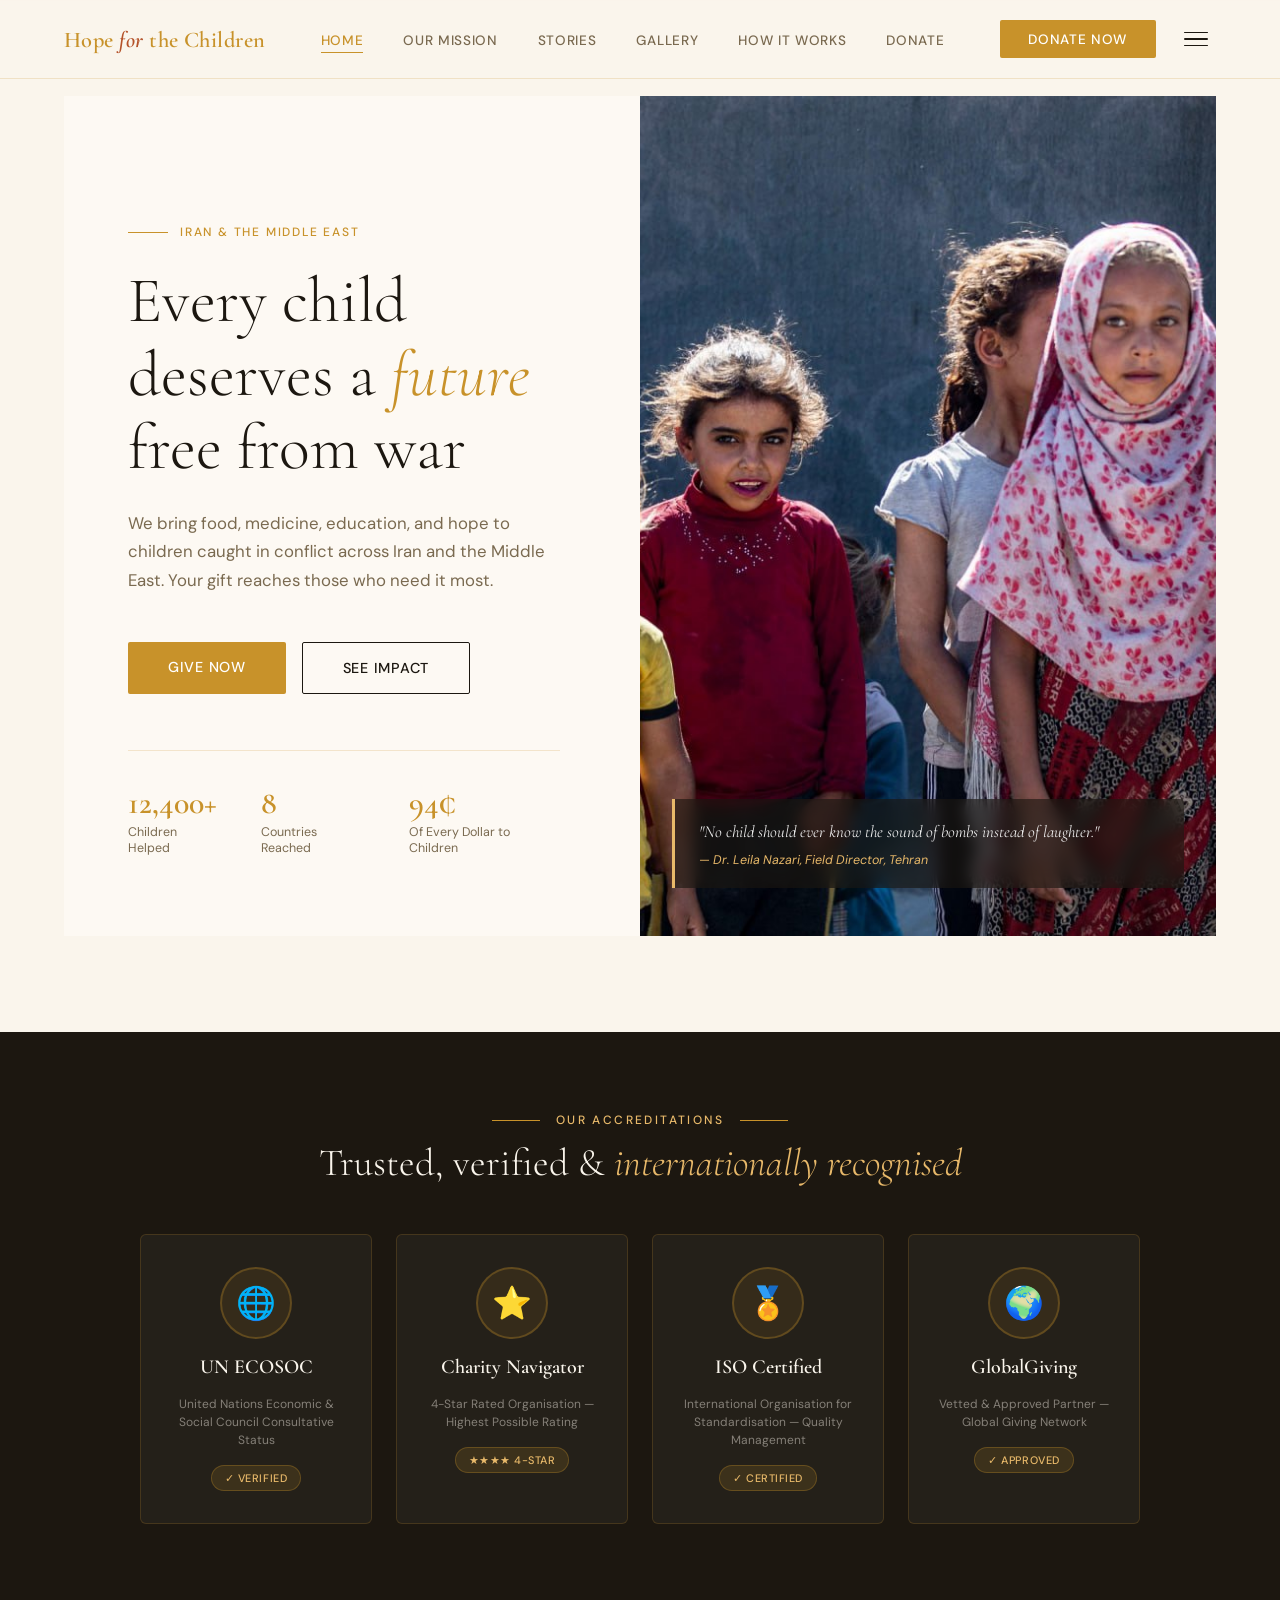
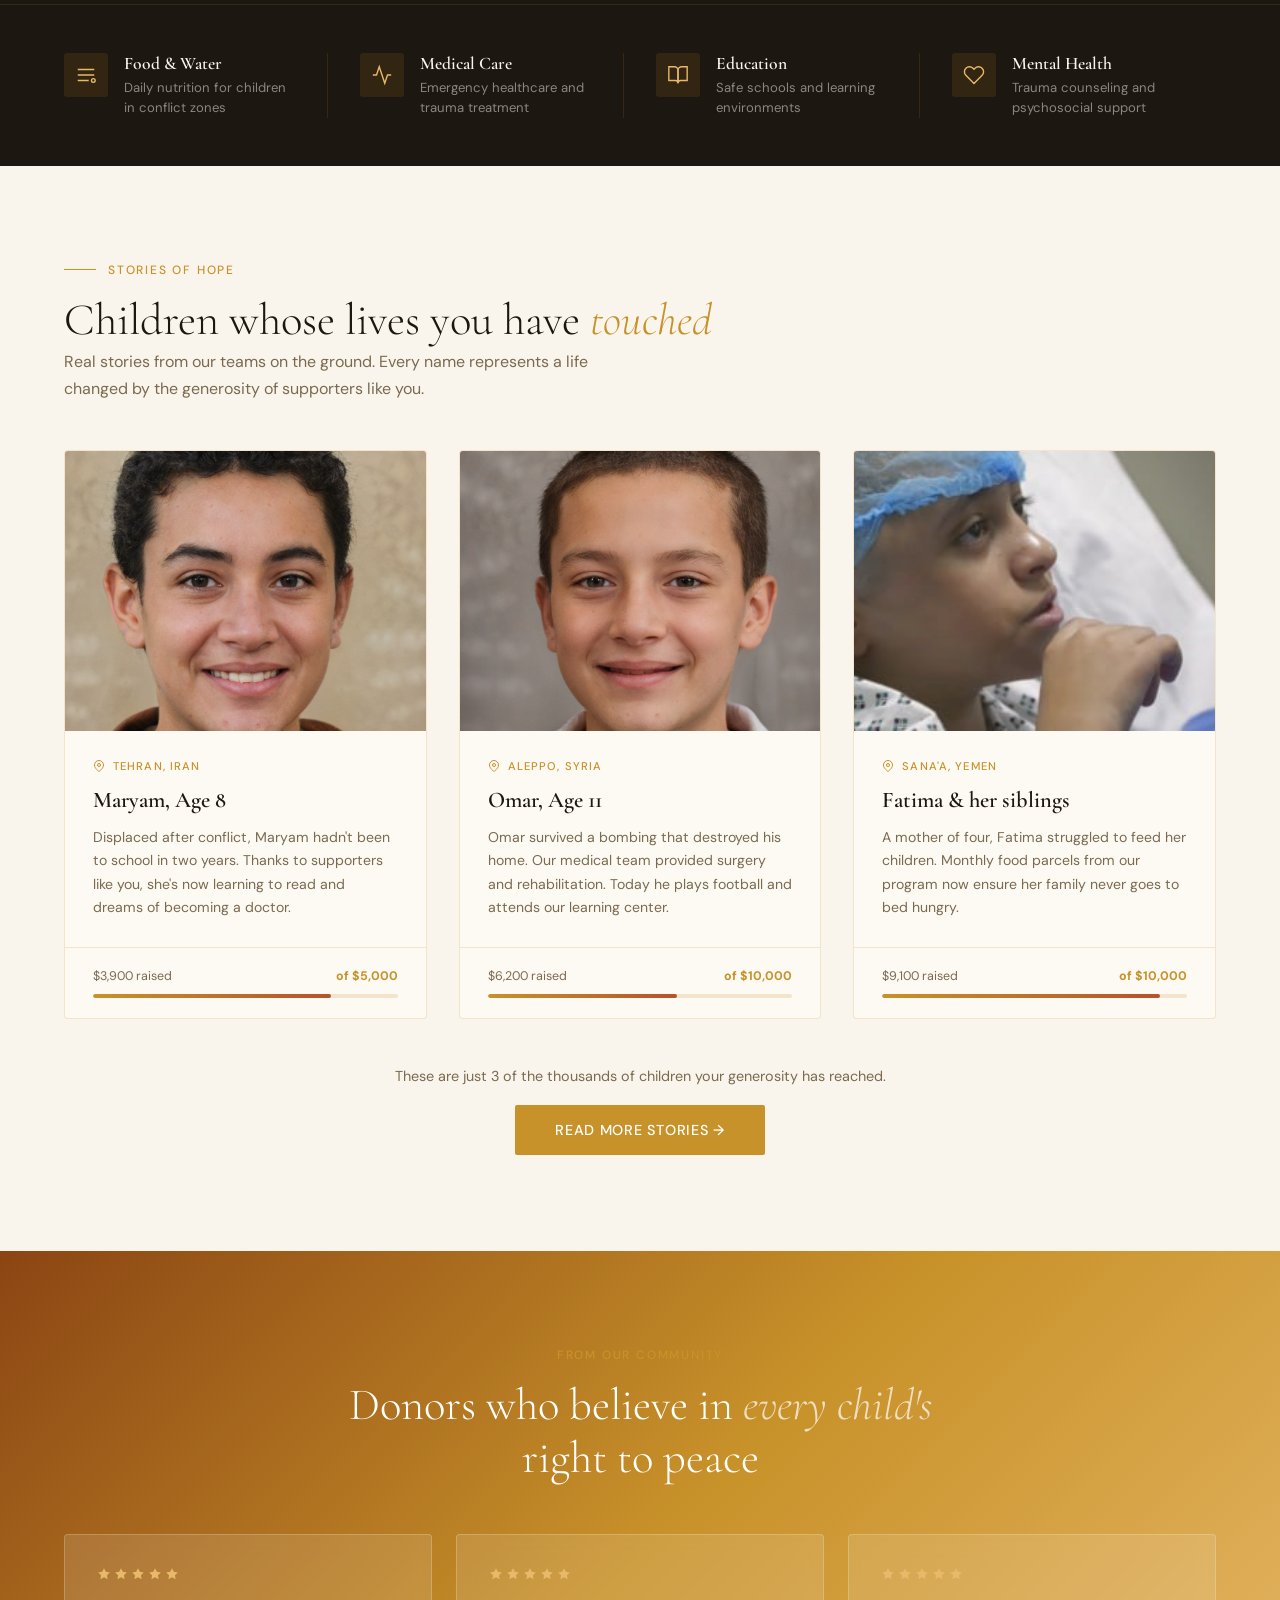
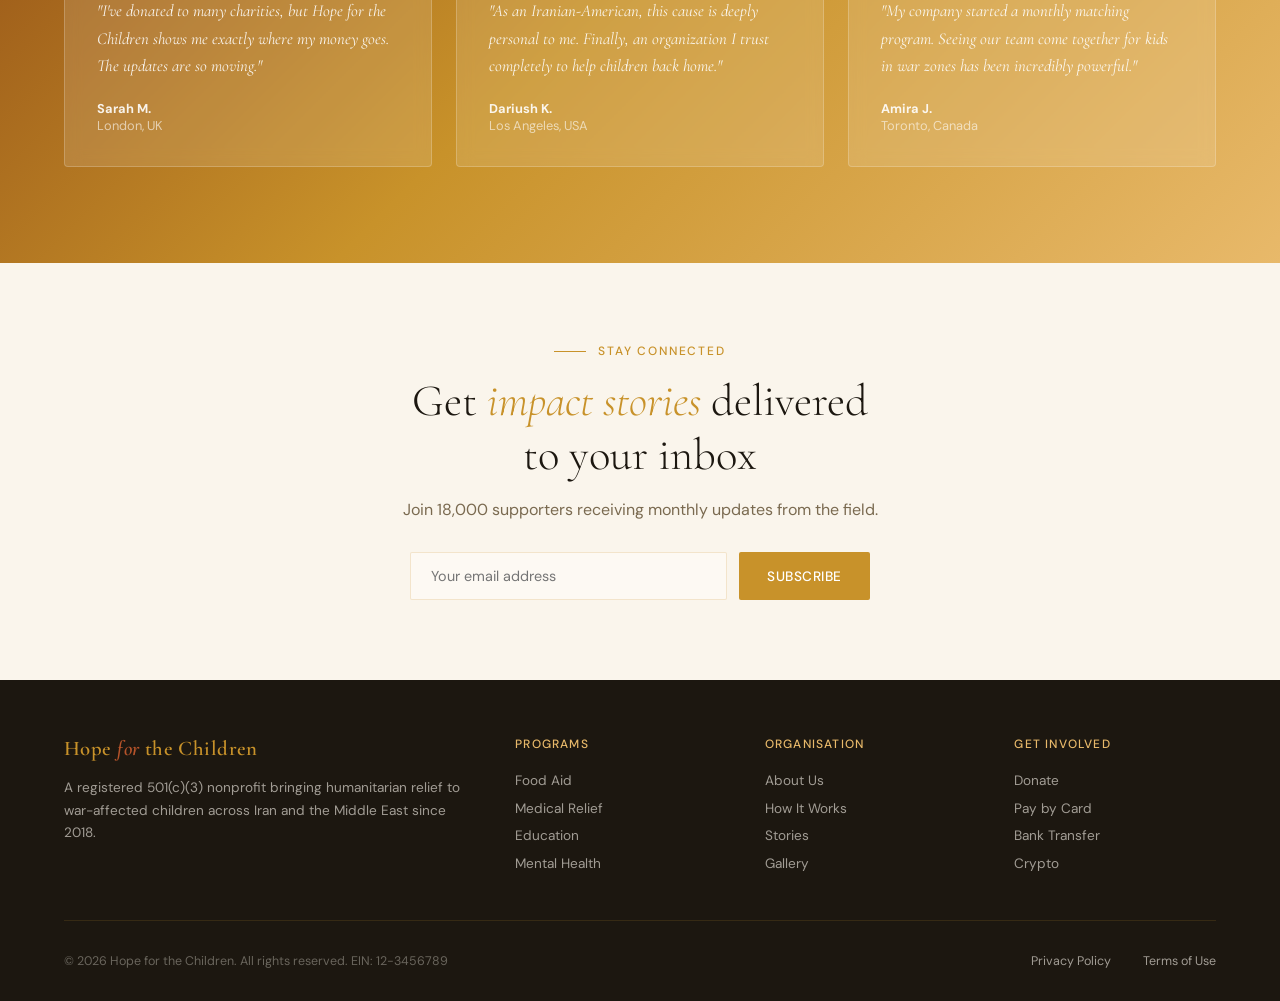
<file: index.html>
<!DOCTYPE html>
<html lang="en">
<head>
<meta charset="UTF-8">
<meta name="viewport" content="width=device-width, initial-scale=1.0">
<title>Hope for the Children — Iran & Middle East</title>
<link rel="stylesheet" href="shared.css">
<style>
  .hero {
    min-height: 100vh;
    display: grid; grid-template-columns: 1fr 1fr;
    position: relative; overflow: hidden;
  }
  .hero-left {
    display: flex; flex-direction: column; justify-content: center;
    padding: 8rem 5rem 5rem 4rem;
    background: var(--warm-white); position: relative; z-index: 2;
  }
  .hero-eyebrow {
    font-size: 0.75rem; font-weight: 500; color: var(--gold);
    letter-spacing: 0.15em; text-transform: uppercase;
    margin-bottom: 1.5rem; display: flex; align-items: center; gap: 0.75rem;
  }
  .hero-eyebrow::before { content: ''; display: block; width: 2.5rem; height: 1px; background: var(--gold); }
  .hero h1 {
    font-family: 'Cormorant Garamond', serif;
    font-size: clamp(3rem, 5vw, 4.5rem);
    font-weight: 300; line-height: 1.15; color: var(--charcoal); margin-bottom: 1.5rem;
  }
  .hero h1 em { color: var(--gold); font-style: italic; }
  .hero-sub { font-size: 1.05rem; color: var(--muted); line-height: 1.7; max-width: 480px; margin-bottom: 3rem; }
  .hero-actions { display: flex; gap: 1rem; flex-wrap: wrap; }
  .hero-stats {
    display: flex; gap: 2.5rem; margin-top: 3.5rem;
    padding-top: 2rem; border-top: 1px solid var(--border);
  }
  .hero-stat-num { font-family: 'Cormorant Garamond', serif; font-size: 2rem; font-weight: 600; color: var(--gold); }
  .hero-stat-label { font-size: 0.78rem; color: var(--muted); font-weight: 400; margin-top: 0.1rem; }
  .hero-right { position: relative; overflow: hidden; }
  .hero-right img { width: 100%; height: 100%; object-fit: cover; display: block; position: absolute; inset: 0; }
  .hero-quote {
    position: absolute; bottom: 3rem; left: 2rem; right: 2rem;
    background: rgba(28,23,16,0.6); backdrop-filter: blur(8px);
    border-left: 3px solid var(--gold-light);
    padding: 1.25rem 1.5rem; border-radius: 0 4px 4px 0; color: rgba(255,255,255,0.9); z-index: 2;
  }
  .hero-quote p { font-family: 'Cormorant Garamond', serif; font-size: 1.05rem; font-style: italic; line-height: 1.5; }
  .hero-quote cite { font-size: 0.78rem; color: var(--gold-light); margin-top: 0.5rem; display: block; }

  /* CERTIFICATIONS */
  .certifications { background: var(--charcoal); padding: 5rem 4rem; text-align: center; }
  .cert-label {
    font-size: 0.75rem; font-weight: 500; color: var(--gold-light);
    letter-spacing: 0.2em; text-transform: uppercase; margin-bottom: 0.75rem;
    display: flex; align-items: center; justify-content: center; gap: 1rem;
  }
  .cert-label::before, .cert-label::after { content: ''; width: 3rem; height: 1px; background: var(--gold); display: block; }
  .cert-heading {
    font-family: 'Cormorant Garamond', serif;
    font-size: clamp(1.8rem, 3vw, 2.5rem); font-weight: 300;
    color: var(--cream); margin-bottom: 3rem; line-height: 1.2;
  }
  .cert-heading em { color: var(--gold-light); font-style: italic; }
  .cert-logos { display: grid; grid-template-columns: repeat(4,1fr); gap: 1.5rem; max-width: 1000px; margin: 0 auto; }
  .cert-item {
    background: rgba(255,255,255,0.04); border: 1px solid rgba(200,146,42,0.2);
    border-radius: 6px; padding: 2rem 1.5rem;
    display: flex; flex-direction: column; align-items: center;
    gap: 1rem; transition: all 0.3s; position: relative; overflow: hidden;
  }
  .cert-item::before {
    content: ''; position: absolute; bottom: 0; left: 0; right: 0; height: 3px;
    background: linear-gradient(90deg, var(--gold), var(--terra));
    transform: scaleX(0); transform-origin: left; transition: transform 0.3s;
  }
  .cert-item:hover { transform: translateY(-4px); border-color: rgba(200,146,42,0.5); background: rgba(255,255,255,0.07); }
  .cert-item:hover::before { transform: scaleX(1); }
  .cert-logo-wrap {
    width: 72px; height: 72px; border-radius: 50%;
    background: rgba(200,146,42,0.1); border: 2px solid rgba(200,146,42,0.3);
    display: flex; align-items: center; justify-content: center; font-size: 2rem;
  }
  .cert-name { font-family: 'Cormorant Garamond', serif; font-size: 1.25rem; font-weight: 600; color: var(--cream); text-align: center; line-height: 1.2; }
  .cert-sub { font-size: 0.75rem; color: rgba(250,245,236,0.45); text-align: center; line-height: 1.5; }
  .cert-badge {
    display: inline-block; padding: 0.3rem 0.8rem;
    background: rgba(200,146,42,0.15); border: 1px solid rgba(200,146,42,0.3);
    border-radius: 20px; font-size: 0.68rem; color: var(--gold-light);
    letter-spacing: 0.05em; text-transform: uppercase; font-weight: 500;
  }

  /* MISSION STRIP */
  .mission-strip {
    background: var(--charcoal); padding: 3rem 4rem;
    display: grid; grid-template-columns: repeat(4, 1fr); gap: 2rem;
    border-top: 1px solid rgba(200,146,42,0.15);
  }
  .strip-item { display: flex; align-items: flex-start; gap: 1rem; padding-right: 2rem; border-right: 1px solid rgba(200,146,42,0.15); }
  .strip-item:last-child { border-right: none; }
  .strip-icon { width: 44px; height: 44px; flex-shrink: 0; background: rgba(200,146,42,0.12); border-radius: 3px; display: flex; align-items: center; justify-content: center; }
  .strip-icon svg { width: 22px; height: 22px; stroke: var(--gold-light); fill: none; stroke-width: 1.5; }
  .strip-text h4 { font-family: 'Cormorant Garamond', serif; font-size: 1.1rem; color: var(--cream); font-weight: 600; margin-bottom: 0.3rem; }
  .strip-text p { font-size: 0.82rem; color: rgba(250,245,236,0.5); line-height: 1.5; }

  /* STORIES PREVIEW */
  .stories-preview { background: var(--cream); padding: 6rem 4rem; }
  .stories-preview .section-intro { font-size: 1rem; color: var(--muted); max-width: 560px; margin-bottom: 3rem; line-height: 1.7; }
  .stories-grid { display: grid; grid-template-columns: repeat(3, 1fr); gap: 2rem; margin-bottom: 3rem; }
  .story-card { background: var(--warm-white); border-radius: 4px; overflow: hidden; border: 1px solid var(--border); transition: all 0.3s; }
  .story-card:hover { transform: translateY(-4px); box-shadow: 0 16px 40px rgba(200,146,42,0.1); }
  .story-visual { height: 280px; overflow: hidden; }
  .story-visual img { width: 100%; height: 100%; object-fit: cover; transition: transform 0.5s ease; }
  .story-card:hover .story-visual img { transform: scale(1.04); }
  .story-body { padding: 1.75rem; }
  .story-tag { font-size: 0.7rem; font-weight: 500; color: var(--gold); letter-spacing: 0.1em; text-transform: uppercase; margin-bottom: 0.75rem; display: flex; align-items: center; gap: 0.5rem; }
  .story-tag svg { width: 12px; height: 12px; stroke: var(--gold); fill: none; stroke-width: 2; }
  .story-card h3 { font-family: 'Cormorant Garamond', serif; font-size: 1.4rem; font-weight: 600; color: var(--charcoal); margin-bottom: 0.75rem; line-height: 1.3; }
  .story-card p { font-size: 0.88rem; color: var(--muted); line-height: 1.65; }
  .story-progress { padding: 1.25rem 1.75rem; border-top: 1px solid var(--border); }
  .progress-label { display: flex; justify-content: space-between; margin-bottom: 0.6rem; }
  .progress-label span { font-size: 0.78rem; color: var(--muted); }
  .progress-label strong { font-size: 0.78rem; color: var(--gold); }
  .progress-bar { height: 4px; background: var(--border); border-radius: 2px; overflow: hidden; }
  .progress-fill { height: 100%; background: linear-gradient(90deg, var(--gold), var(--terra)); border-radius: 2px; }
  .stories-cta { text-align: center; }
  .stories-cta p { font-size: 0.9rem; color: var(--muted); margin-bottom: 1.25rem; }

  /* TESTIMONIALS */
  .testimonials { background: linear-gradient(135deg, #8B4513 0%, #C8922A 50%, #E8B96A 100%); text-align: center; padding: 6rem 4rem; }
  .testimonials .section-label { justify-content: center; }
  .testimonials .section-label::before { display: none; }
  .testimonials h2 { color: #fff; margin: 0 auto 3rem; max-width: 600px; }
  .testimonials h2 em { color: rgba(255,255,255,0.7); }
  .testimonials-grid { display: grid; grid-template-columns: repeat(3, 1fr); gap: 1.5rem; }
  .testimonial-card { background: rgba(255,255,255,0.12); backdrop-filter: blur(8px); border: 1px solid rgba(255,255,255,0.2); border-radius: 4px; padding: 2rem; text-align: left; }
  .stars { display: flex; gap: 3px; margin-bottom: 1rem; }
  .stars svg { width: 14px; height: 14px; fill: var(--gold-light); }
  .testimonial-card p { font-family: 'Cormorant Garamond', serif; font-size: 1.05rem; font-style: italic; color: rgba(255,255,255,0.9); line-height: 1.65; margin-bottom: 1.25rem; }
  .testimonial-author { font-size: 0.8rem; color: rgba(255,255,255,0.6); }
  .testimonial-author strong { color: rgba(255,255,255,0.9); display: block; }

  /* NEWSLETTER */
  .newsletter { background: var(--cream); text-align: center; padding: 5rem 4rem; }
  .newsletter h2 { margin: 0.75rem auto 1rem; max-width: 500px; }
  .newsletter p { color: var(--muted); margin-bottom: 2rem; }
  .newsletter-form { display: flex; gap: 0.75rem; max-width: 460px; margin: 0 auto; }
  .newsletter-form input { flex: 1; padding: 0.9rem 1.25rem; border: 1.5px solid var(--border); border-radius: 2px; background: var(--warm-white); font-family: 'DM Sans', sans-serif; font-size: 0.9rem; color: var(--charcoal); outline: none; }
  .newsletter-form input:focus { border-color: var(--gold); }
  .newsletter-form button { padding: 0.9rem 1.75rem; background: var(--gold); color: #fff; border: none; border-radius: 2px; font-family: 'DM Sans', sans-serif; font-size: 0.85rem; font-weight: 500; letter-spacing: 0.04em; text-transform: uppercase; cursor: pointer; transition: background 0.2s; white-space: nowrap; }
  .newsletter-form button:hover { background: var(--terra); }

  @media (max-width: 1024px) {
    .hero { grid-template-columns: 1fr; }
    .hero-right { min-height: 50vh; }
    .hero-left { padding: 8rem 2rem 3rem; }
    .certifications { padding: 3rem 2rem; }
    .cert-logos { grid-template-columns: repeat(2,1fr); }
    .mission-strip { grid-template-columns: repeat(2,1fr); padding: 3rem 2rem; }
    .strip-item { border-right: none; border-bottom: 1px solid rgba(200,146,42,0.15); padding-bottom: 1.5rem; }
    .stories-preview { padding: 4rem 2rem; }
    .stories-grid { grid-template-columns: 1fr; }
    .testimonials-grid { grid-template-columns: 1fr; }
    .testimonials { padding: 4rem 2rem; }
    .newsletter { padding: 4rem 2rem; }
  }
  @media (max-width: 600px) {
    .mission-strip { grid-template-columns: 1fr; }
    .hero-stats { gap: 1.5rem; }
    .newsletter-form { flex-direction: column; }
    .cert-logos { grid-template-columns: 1fr; }
  }
</style>
</head>
<body>
<div id="navContainer"></div>

<!-- HERO -->
<section class="hero" id="top">
  <div class="hero-left">
    <div class="hero-eyebrow">Iran & the Middle East</div>
    <h1>Every child deserves a <em>future</em> free from war</h1>
    <p class="hero-sub">We bring food, medicine, education, and hope to children caught in conflict across Iran and the Middle East. Your gift reaches those who need it most.</p>
    <div class="hero-actions">
      <a href="donate.html" class="btn-primary">Give Now</a>
      <a href="stories.html" class="btn-secondary">See Impact</a>
    </div>
    <div class="hero-stats">
      <div><div class="hero-stat-num">12,400+</div><div class="hero-stat-label">Children Helped</div></div>
      <div><div class="hero-stat-num">8</div><div class="hero-stat-label">Countries Reached</div></div>
      <div><div class="hero-stat-num">94¢</div><div class="hero-stat-label">Of Every Dollar to Children</div></div>
    </div>
  </div>
  <div class="hero-right">
    <img src="assets/classroom-tehran.jpeg" alt="Hope for the Children">
    <div class="hero-quote">
      <p>"No child should ever know the sound of bombs instead of laughter."</p>
      <cite>— Dr. Leila Nazari, Field Director, Tehran</cite>
    </div>
  </div>
</section>

<!-- CERTIFICATIONS -->
<div class="certifications">
  <div class="cert-label">Our Accreditations</div>
  <div class="cert-heading">Trusted, verified & <em>internationally recognised</em></div>
  <div class="cert-logos">
    <div class="cert-item">
      <div class="cert-logo-wrap">🌐</div>
      <div class="cert-name">UN ECOSOC</div>
      <div class="cert-sub">United Nations Economic & Social Council Consultative Status</div>
      <span class="cert-badge">✓ Verified</span>
    </div>
    <div class="cert-item">
      <div class="cert-logo-wrap">⭐</div>
      <div class="cert-name">Charity Navigator</div>
      <div class="cert-sub">4-Star Rated Organisation — Highest Possible Rating</div>
      <span class="cert-badge">★★★★ 4-Star</span>
    </div>
    <div class="cert-item">
      <div class="cert-logo-wrap">🏅</div>
      <div class="cert-name">ISO Certified</div>
      <div class="cert-sub">International Organisation for Standardisation — Quality Management</div>
      <span class="cert-badge">✓ Certified</span>
    </div>
    <div class="cert-item">
      <div class="cert-logo-wrap">🌍</div>
      <div class="cert-name">GlobalGiving</div>
      <div class="cert-sub">Vetted & Approved Partner — Global Giving Network</div>
      <span class="cert-badge">✓ Approved</span>
    </div>
  </div>
</div>

<!-- MISSION STRIP -->
<div class="mission-strip">
  <div class="strip-item">
    <div class="strip-icon"><svg viewBox="0 0 24 24"><path d="M3 6h18M3 12h18M3 18h12"/><circle cx="20" cy="18" r="2"/></svg></div>
    <div class="strip-text"><h4>Food & Water</h4><p>Daily nutrition for children in conflict zones</p></div>
  </div>
  <div class="strip-item">
    <div class="strip-icon"><svg viewBox="0 0 24 24"><path d="M22 12h-4l-3 9L9 3l-3 9H2"/></svg></div>
    <div class="strip-text"><h4>Medical Care</h4><p>Emergency healthcare and trauma treatment</p></div>
  </div>
  <div class="strip-item">
    <div class="strip-icon"><svg viewBox="0 0 24 24"><path d="M2 3h6a4 4 0 0 1 4 4v14a3 3 0 0 0-3-3H2z"/><path d="M22 3h-6a4 4 0 0 0-4 4v14a3 3 0 0 1 3-3h7z"/></svg></div>
    <div class="strip-text"><h4>Education</h4><p>Safe schools and learning environments</p></div>
  </div>
  <div class="strip-item">
    <div class="strip-icon"><svg viewBox="0 0 24 24"><path d="M20.84 4.61a5.5 5.5 0 0 0-7.78 0L12 5.67l-1.06-1.06a5.5 5.5 0 0 0-7.78 7.78l1.06 1.06L12 21.23l7.78-7.78 1.06-1.06a5.5 5.5 0 0 0 0-7.78z"/></svg></div>
    <div class="strip-text"><h4>Mental Health</h4><p>Trauma counseling and psychosocial support</p></div>
  </div>
</div>

<!-- STORIES PREVIEW -->
<section class="stories-preview fade-up">
  <div class="section-label">Stories of Hope</div>
  <h2>Children whose lives you have <em>touched</em></h2>
  <p class="section-intro">Real stories from our teams on the ground. Every name represents a life changed by the generosity of supporters like you.</p>
  <div class="stories-grid">
    <div class="story-card">
      <div class="story-visual"><img src="assets/maryam-iran.jpeg" alt="Maryam"></div>
      <div class="story-body">
        <div class="story-tag"><svg viewBox="0 0 24 24"><path d="M21 10c0 7-9 13-9 13s-9-6-9-13a9 9 0 0 1 18 0z"/><circle cx="12" cy="10" r="3"/></svg>Tehran, Iran</div>
        <h3>Maryam, Age 8</h3>
        <p>Displaced after conflict, Maryam hadn't been to school in two years. Thanks to supporters like you, she's now learning to read and dreams of becoming a doctor.</p>
      </div>
      <div class="story-progress">
        <div class="progress-label"><span>$3,900 raised</span><strong>of $5,000</strong></div>
        <div class="progress-bar"><div class="progress-fill" style="width:78%"></div></div>
      </div>
    </div>
    <div class="story-card">
      <div class="story-visual"><img src="assets/1000366571.jpg" alt="Omar"></div>
      <div class="story-body">
        <div class="story-tag"><svg viewBox="0 0 24 24"><path d="M21 10c0 7-9 13-9 13s-9-6-9-13a9 9 0 0 1 18 0z"/><circle cx="12" cy="10" r="3"/></svg>Aleppo, Syria</div>
        <h3>Omar, Age 11</h3>
        <p>Omar survived a bombing that destroyed his home. Our medical team provided surgery and rehabilitation. Today he plays football and attends our learning center.</p>
      </div>
      <div class="story-progress">
        <div class="progress-label"><span>$6,200 raised</span><strong>of $10,000</strong></div>
        <div class="progress-bar"><div class="progress-fill" style="width:62%"></div></div>
      </div>
    </div>
    <div class="story-card">
      <div class="story-visual"><img src="assets/fatima-yemen.jpeg" alt="Fatima"></div>
      <div class="story-body">
        <div class="story-tag"><svg viewBox="0 0 24 24"><path d="M21 10c0 7-9 13-9 13s-9-6-9-13a9 9 0 0 1 18 0z"/><circle cx="12" cy="10" r="3"/></svg>Sana'a, Yemen</div>
        <h3>Fatima & her siblings</h3>
        <p>A mother of four, Fatima struggled to feed her children. Monthly food parcels from our program now ensure her family never goes to bed hungry.</p>
      </div>
      <div class="story-progress">
        <div class="progress-label"><span>$9,100 raised</span><strong>of $10,000</strong></div>
        <div class="progress-bar"><div class="progress-fill" style="width:91%"></div></div>
      </div>
    </div>
  </div>
  <div class="stories-cta">
    <p>These are just 3 of the thousands of children your generosity has reached.</p>
    <a href="stories.html" class="btn-primary">Read More Stories →</a>
  </div>
</section>

<!-- TESTIMONIALS -->
<section class="testimonials fade-up">
  <div class="section-label">From Our Community</div>
  <h2>Donors who believe in <em>every child's</em> right to peace</h2>
  <div class="testimonials-grid">
    <div class="testimonial-card">
      <div class="stars">
        <svg viewBox="0 0 24 24"><polygon points="12 2 15.09 8.26 22 9.27 17 14.14 18.18 21.02 12 17.77 5.82 21.02 7 14.14 2 9.27 8.91 8.26 12 2"/></svg>
        <svg viewBox="0 0 24 24"><polygon points="12 2 15.09 8.26 22 9.27 17 14.14 18.18 21.02 12 17.77 5.82 21.02 7 14.14 2 9.27 8.91 8.26 12 2"/></svg>
        <svg viewBox="0 0 24 24"><polygon points="12 2 15.09 8.26 22 9.27 17 14.14 18.18 21.02 12 17.77 5.82 21.02 7 14.14 2 9.27 8.91 8.26 12 2"/></svg>
        <svg viewBox="0 0 24 24"><polygon points="12 2 15.09 8.26 22 9.27 17 14.14 18.18 21.02 12 17.77 5.82 21.02 7 14.14 2 9.27 8.91 8.26 12 2"/></svg>
        <svg viewBox="0 0 24 24"><polygon points="12 2 15.09 8.26 22 9.27 17 14.14 18.18 21.02 12 17.77 5.82 21.02 7 14.14 2 9.27 8.91 8.26 12 2"/></svg>
      </div>
      <p>"I've donated to many charities, but Hope for the Children shows me exactly where my money goes. The updates are so moving."</p>
      <div class="testimonial-author"><strong>Sarah M.</strong>London, UK</div>
    </div>
    <div class="testimonial-card">
      <div class="stars">
        <svg viewBox="0 0 24 24"><polygon points="12 2 15.09 8.26 22 9.27 17 14.14 18.18 21.02 12 17.77 5.82 21.02 7 14.14 2 9.27 8.91 8.26 12 2"/></svg>
        <svg viewBox="0 0 24 24"><polygon points="12 2 15.09 8.26 22 9.27 17 14.14 18.18 21.02 12 17.77 5.82 21.02 7 14.14 2 9.27 8.91 8.26 12 2"/></svg>
        <svg viewBox="0 0 24 24"><polygon points="12 2 15.09 8.26 22 9.27 17 14.14 18.18 21.02 12 17.77 5.82 21.02 7 14.14 2 9.27 8.91 8.26 12 2"/></svg>
        <svg viewBox="0 0 24 24"><polygon points="12 2 15.09 8.26 22 9.27 17 14.14 18.18 21.02 12 17.77 5.82 21.02 7 14.14 2 9.27 8.91 8.26 12 2"/></svg>
        <svg viewBox="0 0 24 24"><polygon points="12 2 15.09 8.26 22 9.27 17 14.14 18.18 21.02 12 17.77 5.82 21.02 7 14.14 2 9.27 8.91 8.26 12 2"/></svg>
      </div>
      <p>"As an Iranian-American, this cause is deeply personal to me. Finally, an organization I trust completely to help children back home."</p>
      <div class="testimonial-author"><strong>Dariush K.</strong>Los Angeles, USA</div>
    </div>
    <div class="testimonial-card">
      <div class="stars">
        <svg viewBox="0 0 24 24"><polygon points="12 2 15.09 8.26 22 9.27 17 14.14 18.18 21.02 12 17.77 5.82 21.02 7 14.14 2 9.27 8.91 8.26 12 2"/></svg>
        <svg viewBox="0 0 24 24"><polygon points="12 2 15.09 8.26 22 9.27 17 14.14 18.18 21.02 12 17.77 5.82 21.02 7 14.14 2 9.27 8.91 8.26 12 2"/></svg>
        <svg viewBox="0 0 24 24"><polygon points="12 2 15.09 8.26 22 9.27 17 14.14 18.18 21.02 12 17.77 5.82 21.02 7 14.14 2 9.27 8.91 8.26 12 2"/></svg>
        <svg viewBox="0 0 24 24"><polygon points="12 2 15.09 8.26 22 9.27 17 14.14 18.18 21.02 12 17.77 5.82 21.02 7 14.14 2 9.27 8.91 8.26 12 2"/></svg>
        <svg viewBox="0 0 24 24"><polygon points="12 2 15.09 8.26 22 9.27 17 14.14 18.18 21.02 12 17.77 5.82 21.02 7 14.14 2 9.27 8.91 8.26 12 2"/></svg>
      </div>
      <p>"My company started a monthly matching program. Seeing our team come together for kids in war zones has been incredibly powerful."</p>
      <div class="testimonial-author"><strong>Amira J.</strong>Toronto, Canada</div>
    </div>
  </div>
</section>

<!-- NEWSLETTER -->
<section class="newsletter fade-up">
  <div class="section-label" style="justify-content:center"><span style="display:none"></span>Stay Connected</div>
  <h2>Get <em>impact stories</em> delivered to your inbox</h2>
  <p>Join 18,000 supporters receiving monthly updates from the field.</p>
  <div class="newsletter-form">
    <input type="email" id="newsletterEmail" placeholder="Your email address">
    <button onclick="subscribeNewsletter(this)">Subscribe</button>
  </div>
</section>

<footer>
  <div class="footer-top">
    <div class="footer-brand">
      <a href="index.html" class="nav-logo">Hope <span>for</span> the Children</a>
      <p>A registered 501(c)(3) nonprofit bringing humanitarian relief to war-affected children across Iran and the Middle East since 2018.</p>
    </div>
    <div><h4>Programs</h4><ul><li><a href="mission.html">Food Aid</a></li><li><a href="mission.html">Medical Relief</a></li><li><a href="mission.html">Education</a></li><li><a href="mission.html">Mental Health</a></li></ul></div>
    <div><h4>Organisation</h4><ul><li><a href="about.html">About Us</a></li><li><a href="about.html">How It Works</a></li><li><a href="stories.html">Stories</a></li><li><a href="gallery.html">Gallery</a></li></ul></div>
    <div><h4>Get Involved</h4><ul><li><a href="donate.html">Donate</a></li><li><a href="donate-card.html">Pay by Card</a></li><li><a href="donate-transfer.html">Bank Transfer</a></li><li><a href="donate-crypto.html">Crypto</a></li></ul></div>
  </div>
  <div class="footer-bottom">
    <p>© 2026 Hope for the Children. All rights reserved. EIN: 12-3456789</p>
    <div class="footer-legal"><a href="#">Privacy Policy</a><a href="#">Terms of Use</a></div>
  </div>
</footer>

<script src="nav.js"></script>
<script src="newsletter.js"></script>
<script>
  renderNav('index.html');
  const observer = new IntersectionObserver((entries) => {
    entries.forEach(e => { if (e.isIntersecting) e.target.classList.add('visible'); });
  }, { threshold: 0.12 });
  document.querySelectorAll('.fade-up').forEach(el => observer.observe(el));
</script>
</body>
</html>
</file>
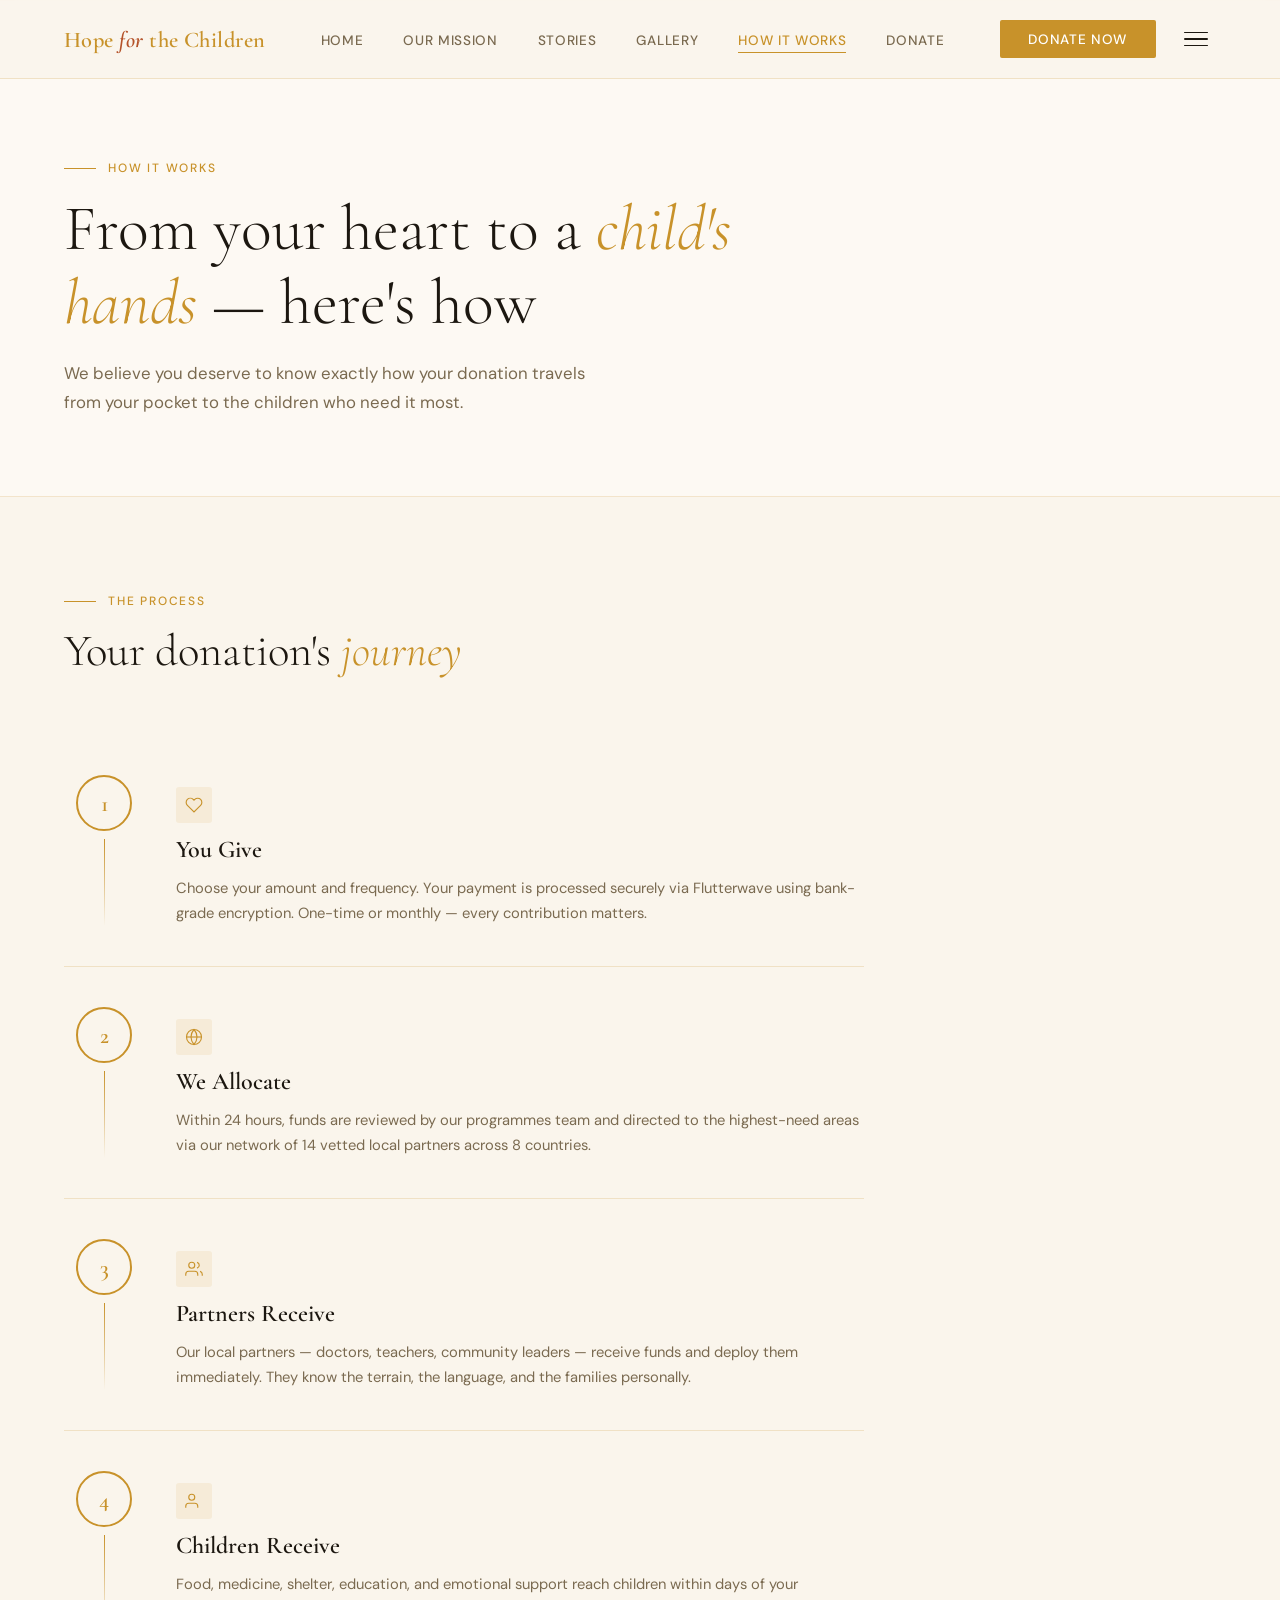
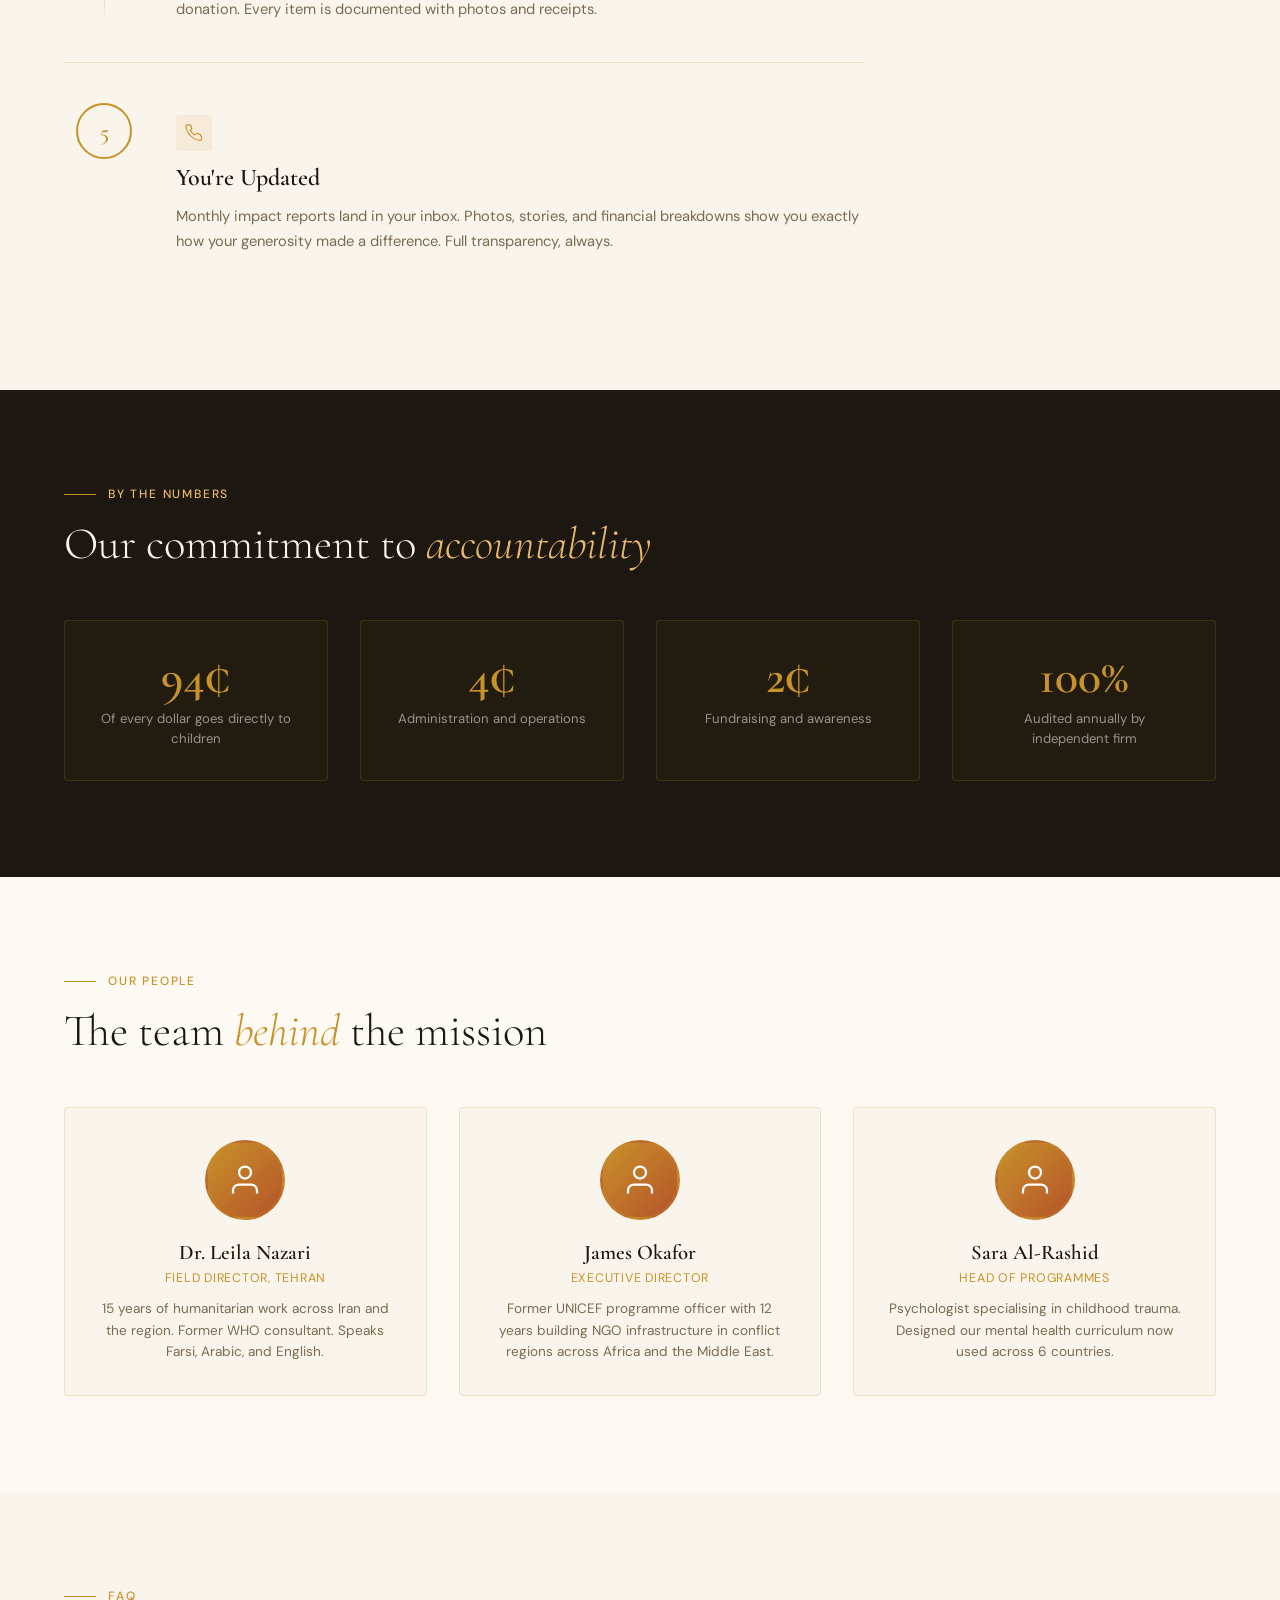
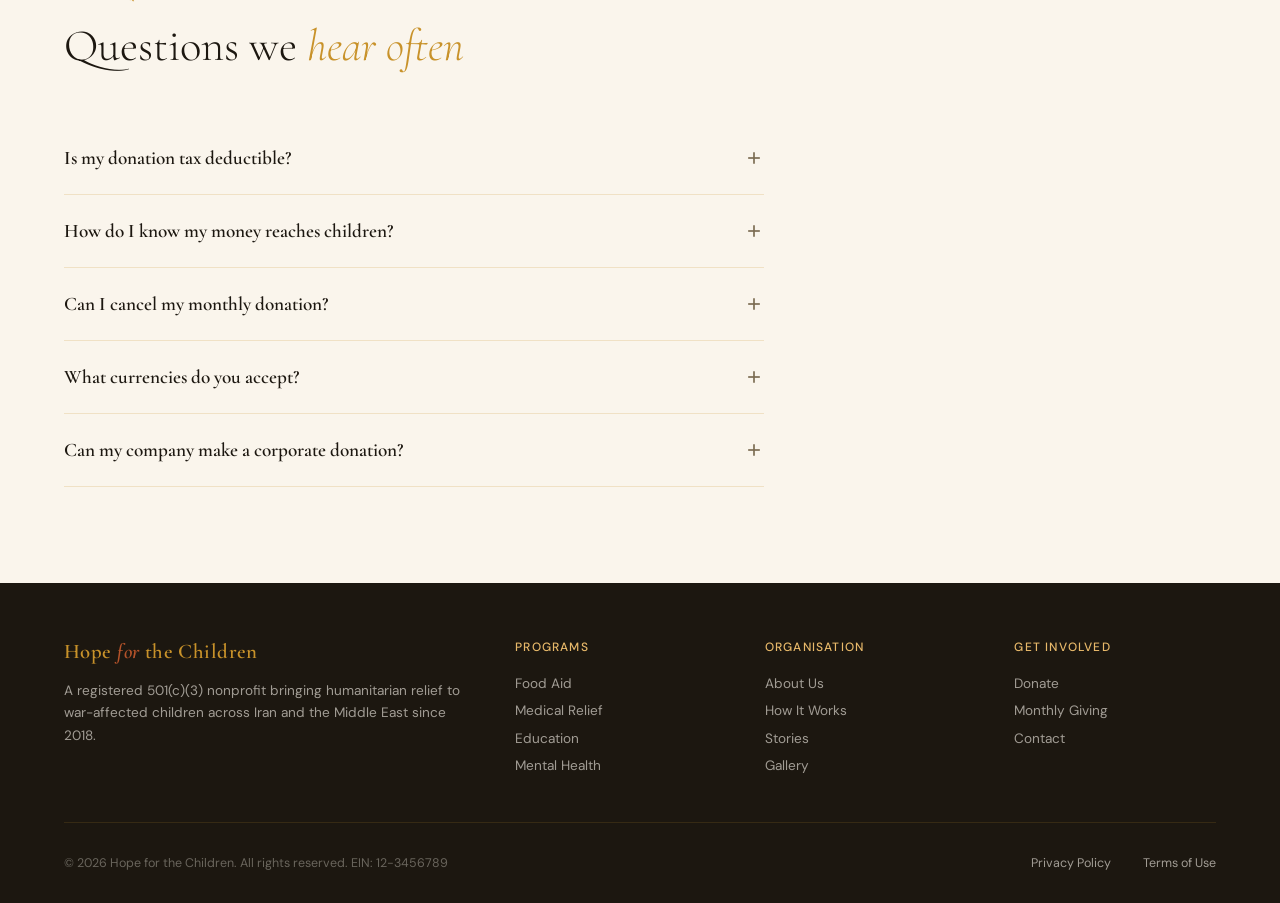
<file: about.html>
<!DOCTYPE html>
<html lang="en">
<head>
<meta charset="UTF-8">
<meta name="viewport" content="width=device-width, initial-scale=1.0">
<title>How It Works — Hope for the Children</title>
<link rel="stylesheet" href="shared.css">
<style>
  .page-hero { padding: 10rem 4rem 5rem; background: var(--warm-white); border-bottom: 1px solid var(--border); }
  .page-hero h1 { font-family: 'Cormorant Garamond', serif; font-size: clamp(2.5rem, 5vw, 4rem); font-weight: 300; color: var(--charcoal); line-height: 1.15; max-width: 700px; margin-bottom: 1.25rem; }
  .page-hero h1 em { color: var(--gold); font-style: italic; }
  .page-hero p { font-size: 1.05rem; color: var(--muted); max-width: 560px; line-height: 1.7; }
  .how { background: var(--cream); padding: 6rem 4rem; }
  .how-steps { display: flex; flex-direction: column; gap: 0; margin-top: 3.5rem; max-width: 800px; }
  .how-step { display: grid; grid-template-columns: 80px 1fr; gap: 2rem; padding: 2.5rem 0; border-bottom: 1px solid var(--border); }
  .how-step:last-child { border-bottom: none; }
  .step-num-col { display: flex; flex-direction: column; align-items: center; }
  .step-num { width: 56px; height: 56px; border-radius: 50%; background: var(--cream); border: 2px solid var(--gold); display: flex; align-items: center; justify-content: center; font-family: 'Cormorant Garamond', serif; font-size: 1.4rem; font-weight: 600; color: var(--gold); flex-shrink: 0; }
  .step-line { width: 1px; flex: 1; background: linear-gradient(180deg, var(--gold), transparent); margin-top: 0.5rem; min-height: 40px; }
  .how-step:last-child .step-line { display: none; }
  .step-content { padding-top: 0.75rem; }
  .step-icon { display: inline-flex; align-items: center; justify-content: center; width: 36px; height: 36px; background: rgba(200,146,42,0.1); border-radius: 3px; margin-bottom: 0.75rem; }
  .step-icon svg { width: 18px; height: 18px; stroke: var(--gold); fill: none; stroke-width: 1.5; }
  .step-content h3 { font-family: 'Cormorant Garamond', serif; font-size: 1.5rem; font-weight: 600; color: var(--charcoal); margin-bottom: 0.75rem; }
  .step-content p { font-size: 0.92rem; color: var(--muted); line-height: 1.7; }
  .transparency { background: var(--charcoal); padding: 6rem 4rem; }
  .transparency h2 { color: var(--cream); margin-bottom: 3rem; }
  .transparency h2 em { color: var(--gold-light); }
  .stats-grid { display: grid; grid-template-columns: repeat(4,1fr); gap: 2rem; }
  .stat-box { border: 1px solid rgba(200,146,42,0.2); border-radius: 4px; padding: 2rem; text-align: center; background: rgba(200,146,42,0.04); }
  .stat-box-num { font-family: 'Cormorant Garamond', serif; font-size: 3rem; font-weight: 600; color: var(--gold); line-height: 1; margin-bottom: 0.5rem; }
  .stat-box-label { font-size: 0.82rem; color: rgba(250,245,236,0.55); line-height: 1.5; }
  .team { background: var(--warm-white); padding: 6rem 4rem; }
  .team-grid { display: grid; grid-template-columns: repeat(3,1fr); gap: 2rem; margin-top: 3rem; }
  .team-card { background: var(--cream); border: 1px solid var(--border); border-radius: 4px; padding: 2rem; text-align: center; transition: transform 0.3s, box-shadow 0.3s; }
  .team-card:hover { transform: translateY(-4px); box-shadow: 0 16px 40px rgba(200,146,42,0.1); }
  .team-avatar { width: 80px; height: 80px; border-radius: 50%; background: linear-gradient(135deg, var(--gold), var(--terra)); margin: 0 auto 1.25rem; display: flex; align-items: center; justify-content: center; border: 3px solid var(--border); }
  .team-avatar svg { width: 36px; height: 36px; stroke: #fff; fill: none; stroke-width: 1.5; }
  .team-card h3 { font-family: 'Cormorant Garamond', serif; font-size: 1.3rem; color: var(--charcoal); font-weight: 600; margin-bottom: 0.3rem; }
  .team-card .role { font-size: 0.78rem; color: var(--gold); letter-spacing: 0.06em; text-transform: uppercase; margin-bottom: 0.75rem; }
  .team-card p { font-size: 0.85rem; color: var(--muted); line-height: 1.6; }
  .faq { background: var(--cream); padding: 6rem 4rem; }
  .faq-list { max-width: 700px; margin-top: 3rem; }
  .faq-item { border-bottom: 1px solid var(--border); }
  .faq-q { display: flex; justify-content: space-between; align-items: center; padding: 1.5rem 0; cursor: pointer; font-family: 'Cormorant Garamond', serif; font-size: 1.2rem; color: var(--charcoal); font-weight: 600; transition: color 0.2s; }
  .faq-q:hover { color: var(--gold); }
  .faq-q svg { width: 20px; height: 20px; stroke: var(--muted); fill: none; stroke-width: 2; flex-shrink: 0; transition: transform 0.3s; }
  .faq-item.open .faq-q svg { transform: rotate(45deg); }
  .faq-a { max-height: 0; overflow: hidden; transition: max-height 0.35s ease; }
  .faq-item.open .faq-a { max-height: 200px; }
  .faq-a p { font-size: 0.9rem; color: var(--muted); line-height: 1.7; padding-bottom: 1.5rem; }
  @media (max-width: 1024px) {
    .page-hero, .how, .transparency, .team, .faq { padding: 4rem 2rem; }
    .stats-grid { grid-template-columns: repeat(2,1fr); }
    .team-grid { grid-template-columns: 1fr; }
    .how-step { grid-template-columns: 56px 1fr; gap: 1rem; }
  }
  @media (max-width: 600px) { .stats-grid { grid-template-columns: 1fr 1fr; } }
</style>
</head>
<body>
<div id="navContainer"></div>
<div class="page-hero">
  <div class="section-label">How It Works</div>
  <h1>From your heart to a <em>child's hands</em> — here's how</h1>
  <p>We believe you deserve to know exactly how your donation travels from your pocket to the children who need it most.</p>
</div>
<section class="how fade-up">
  <div class="section-label">The Process</div>
  <h2>Your donation's <em>journey</em></h2>
  <div class="how-steps">
    <div class="how-step">
      <div class="step-num-col"><div class="step-num">1</div><div class="step-line"></div></div>
      <div class="step-content">
        <div class="step-icon"><svg viewBox="0 0 24 24"><path d="M20.84 4.61a5.5 5.5 0 0 0-7.78 0L12 5.67l-1.06-1.06a5.5 5.5 0 0 0-7.78 7.78l1.06 1.06L12 21.23l7.78-7.78 1.06-1.06a5.5 5.5 0 0 0 0-7.78z"/></svg></div>
        <h3>You Give</h3>
        <p>Choose your amount and frequency. Your payment is processed securely via Flutterwave using bank-grade encryption. One-time or monthly — every contribution matters.</p>
      </div>
    </div>
    <div class="how-step">
      <div class="step-num-col"><div class="step-num">2</div><div class="step-line"></div></div>
      <div class="step-content">
        <div class="step-icon"><svg viewBox="0 0 24 24"><circle cx="12" cy="12" r="10"/><line x1="2" y1="12" x2="22" y2="12"/><path d="M12 2a15.3 15.3 0 0 1 4 10 15.3 15.3 0 0 1-4 10 15.3 15.3 0 0 1-4-10 15.3 15.3 0 0 1 4-10z"/></svg></div>
        <h3>We Allocate</h3>
        <p>Within 24 hours, funds are reviewed by our programmes team and directed to the highest-need areas via our network of 14 vetted local partners across 8 countries.</p>
      </div>
    </div>
    <div class="how-step">
      <div class="step-num-col"><div class="step-num">3</div><div class="step-line"></div></div>
      <div class="step-content">
        <div class="step-icon"><svg viewBox="0 0 24 24"><path d="M17 21v-2a4 4 0 0 0-4-4H5a4 4 0 0 0-4 4v2"/><circle cx="9" cy="7" r="4"/><path d="M23 21v-2a4 4 0 0 0-3-3.87"/><path d="M16 3.13a4 4 0 0 1 0 7.75"/></svg></div>
        <h3>Partners Receive</h3>
        <p>Our local partners — doctors, teachers, community leaders — receive funds and deploy them immediately. They know the terrain, the language, and the families personally.</p>
      </div>
    </div>
    <div class="how-step">
      <div class="step-num-col"><div class="step-num">4</div><div class="step-line"></div></div>
      <div class="step-content">
        <div class="step-icon"><svg viewBox="0 0 24 24"><path d="M17 21v-2a4 4 0 0 0-4-4H5a4 4 0 0 0-4 4v2"/><circle cx="9" cy="7" r="4"/></svg></div>
        <h3>Children Receive</h3>
        <p>Food, medicine, shelter, education, and emotional support reach children within days of your donation. Every item is documented with photos and receipts.</p>
      </div>
    </div>
    <div class="how-step">
      <div class="step-num-col"><div class="step-num">5</div><div class="step-line"></div></div>
      <div class="step-content">
        <div class="step-icon"><svg viewBox="0 0 24 24"><path d="M22 16.92v3a2 2 0 0 1-2.18 2 19.79 19.79 0 0 1-8.63-3.07A19.5 19.5 0 0 1 4.49 12 19.79 19.79 0 0 1 1.17 3.38 2 2 0 0 1 3.12 1.18h3a2 2 0 0 1 2 1.72c.127.96.361 1.903.7 2.81a2 2 0 0 1-.45 2.11L7.09 8.54a16 16 0 0 0 6 6l1.27-1.27a2 2 0 0 1 2.11-.45c.907.339 1.85.573 2.81.7a2 2 0 0 1 1.72 2.03z"/></svg></div>
        <h3>You're Updated</h3>
        <p>Monthly impact reports land in your inbox. Photos, stories, and financial breakdowns show you exactly how your generosity made a difference. Full transparency, always.</p>
      </div>
    </div>
  </div>
</section>
<section class="transparency fade-up">
  <div class="section-label" style="color:var(--gold-light)">By the Numbers</div>
  <h2>Our commitment to <em>accountability</em></h2>
  <div class="stats-grid">
    <div class="stat-box"><div class="stat-box-num">94¢</div><div class="stat-box-label">Of every dollar goes directly to children</div></div>
    <div class="stat-box"><div class="stat-box-num">4¢</div><div class="stat-box-label">Administration and operations</div></div>
    <div class="stat-box"><div class="stat-box-num">2¢</div><div class="stat-box-label">Fundraising and awareness</div></div>
    <div class="stat-box"><div class="stat-box-num">100%</div><div class="stat-box-label">Audited annually by independent firm</div></div>
  </div>
</section>
<section class="team fade-up">
  <div class="section-label">Our People</div>
  <h2>The team <em>behind</em> the mission</h2>
  <div class="team-grid">
    <div class="team-card">
      <div class="team-avatar"><svg viewBox="0 0 24 24"><path d="M20 21v-2a4 4 0 0 0-4-4H8a4 4 0 0 0-4 4v2"/><circle cx="12" cy="7" r="4"/></svg></div>
      <h3>Dr. Leila Nazari</h3><div class="role">Field Director, Tehran</div>
      <p>15 years of humanitarian work across Iran and the region. Former WHO consultant. Speaks Farsi, Arabic, and English.</p>
    </div>
    <div class="team-card">
      <div class="team-avatar"><svg viewBox="0 0 24 24"><path d="M20 21v-2a4 4 0 0 0-4-4H8a4 4 0 0 0-4 4v2"/><circle cx="12" cy="7" r="4"/></svg></div>
      <h3>James Okafor</h3><div class="role">Executive Director</div>
      <p>Former UNICEF programme officer with 12 years building NGO infrastructure in conflict regions across Africa and the Middle East.</p>
    </div>
    <div class="team-card">
      <div class="team-avatar"><svg viewBox="0 0 24 24"><path d="M20 21v-2a4 4 0 0 0-4-4H8a4 4 0 0 0-4 4v2"/><circle cx="12" cy="7" r="4"/></svg></div>
      <h3>Sara Al-Rashid</h3><div class="role">Head of Programmes</div>
      <p>Psychologist specialising in childhood trauma. Designed our mental health curriculum now used across 6 countries.</p>
    </div>
  </div>
</section>
<section class="faq fade-up">
  <div class="section-label">FAQ</div>
  <h2>Questions we <em>hear often</em></h2>
  <div class="faq-list">
    <div class="faq-item">
      <div class="faq-q" onclick="toggleFaq(this)">Is my donation tax deductible?<svg viewBox="0 0 24 24"><line x1="12" y1="5" x2="12" y2="19"/><line x1="5" y1="12" x2="19" y2="12"/></svg></div>
      <div class="faq-a"><p>Yes. Hope for the Children is a registered 501(c)(3) nonprofit (EIN: 12-3456789). All donations are fully tax deductible in the US. A receipt will be emailed immediately after your donation.</p></div>
    </div>
    <div class="faq-item">
      <div class="faq-q" onclick="toggleFaq(this)">How do I know my money reaches children?<svg viewBox="0 0 24 24"><line x1="12" y1="5" x2="12" y2="19"/><line x1="5" y1="12" x2="19" y2="12"/></svg></div>
      <div class="faq-a"><p>We publish monthly impact reports with photos, field notes, and financial breakdowns. Our annual accounts are independently audited and publicly available. 94¢ of every dollar goes directly to programmes.</p></div>
    </div>
    <div class="faq-item">
      <div class="faq-q" onclick="toggleFaq(this)">Can I cancel my monthly donation?<svg viewBox="0 0 24 24"><line x1="12" y1="5" x2="12" y2="19"/><line x1="5" y1="12" x2="19" y2="12"/></svg></div>
      <div class="faq-a"><p>Absolutely. You can cancel or pause your monthly giving at any time by contacting us at giving@hopeforthechildren.org. There are no fees or penalties.</p></div>
    </div>
    <div class="faq-item">
      <div class="faq-q" onclick="toggleFaq(this)">What currencies do you accept?<svg viewBox="0 0 24 24"><line x1="12" y1="5" x2="12" y2="19"/><line x1="5" y1="12" x2="19" y2="12"/></svg></div>
      <div class="faq-a"><p>We accept USD, GBP, EUR, NGN, CAD and many more via Flutterwave. You can also pay by card, bank transfer, mobile money, and USSD.</p></div>
    </div>
    <div class="faq-item">
      <div class="faq-q" onclick="toggleFaq(this)">Can my company make a corporate donation?<svg viewBox="0 0 24 24"><line x1="12" y1="5" x2="12" y2="19"/><line x1="5" y1="12" x2="19" y2="12"/></svg></div>
      <div class="faq-a"><p>Yes — we welcome corporate partnerships and gift matching. Contact us at partners@hopeforthechildren.org to discuss how your company can get involved.</p></div>
    </div>
  </div>
</section>
<footer>
  <div class="footer-top">
    <div class="footer-brand">
      <a href="index.html" class="nav-logo">Hope <span>for</span> the Children</a>
      <p>A registered 501(c)(3) nonprofit bringing humanitarian relief to war-affected children across Iran and the Middle East since 2018.</p>
    </div>
    <div><h4>Programs</h4><ul><li><a href="mission.html">Food Aid</a></li><li><a href="mission.html">Medical Relief</a></li><li><a href="mission.html">Education</a></li><li><a href="mission.html">Mental Health</a></li></ul></div>
    <div><h4>Organisation</h4><ul><li><a href="about.html">About Us</a></li><li><a href="about.html">How It Works</a></li><li><a href="stories.html">Stories</a></li><li><a href="gallery.html">Gallery</a></li></ul></div>
    <div><h4>Get Involved</h4><ul><li><a href="donate.html">Donate</a></li><li><a href="donate.html">Monthly Giving</a></li><li><a href="donate.html">Contact</a></li></ul></div>
  </div>
  <div class="footer-bottom">
    <p>© 2026 Hope for the Children. All rights reserved. EIN: 12-3456789</p>
    <div class="footer-legal"><a href="#">Privacy Policy</a><a href="#">Terms of Use</a></div>
  </div>
</footer>
<script src="nav.js"></script>
<script src="newsletter.js"></script>
<script>
  renderNav('about.html');
  function toggleFaq(el) { el.parentElement.classList.toggle('open'); }
  const observer = new IntersectionObserver((entries) => {
    entries.forEach(e => { if (e.isIntersecting) e.target.classList.add('visible'); });
  }, { threshold: 0.12 });
  document.querySelectorAll('.fade-up').forEach(el => observer.observe(el));
</script>
</body>
</html>
</file>
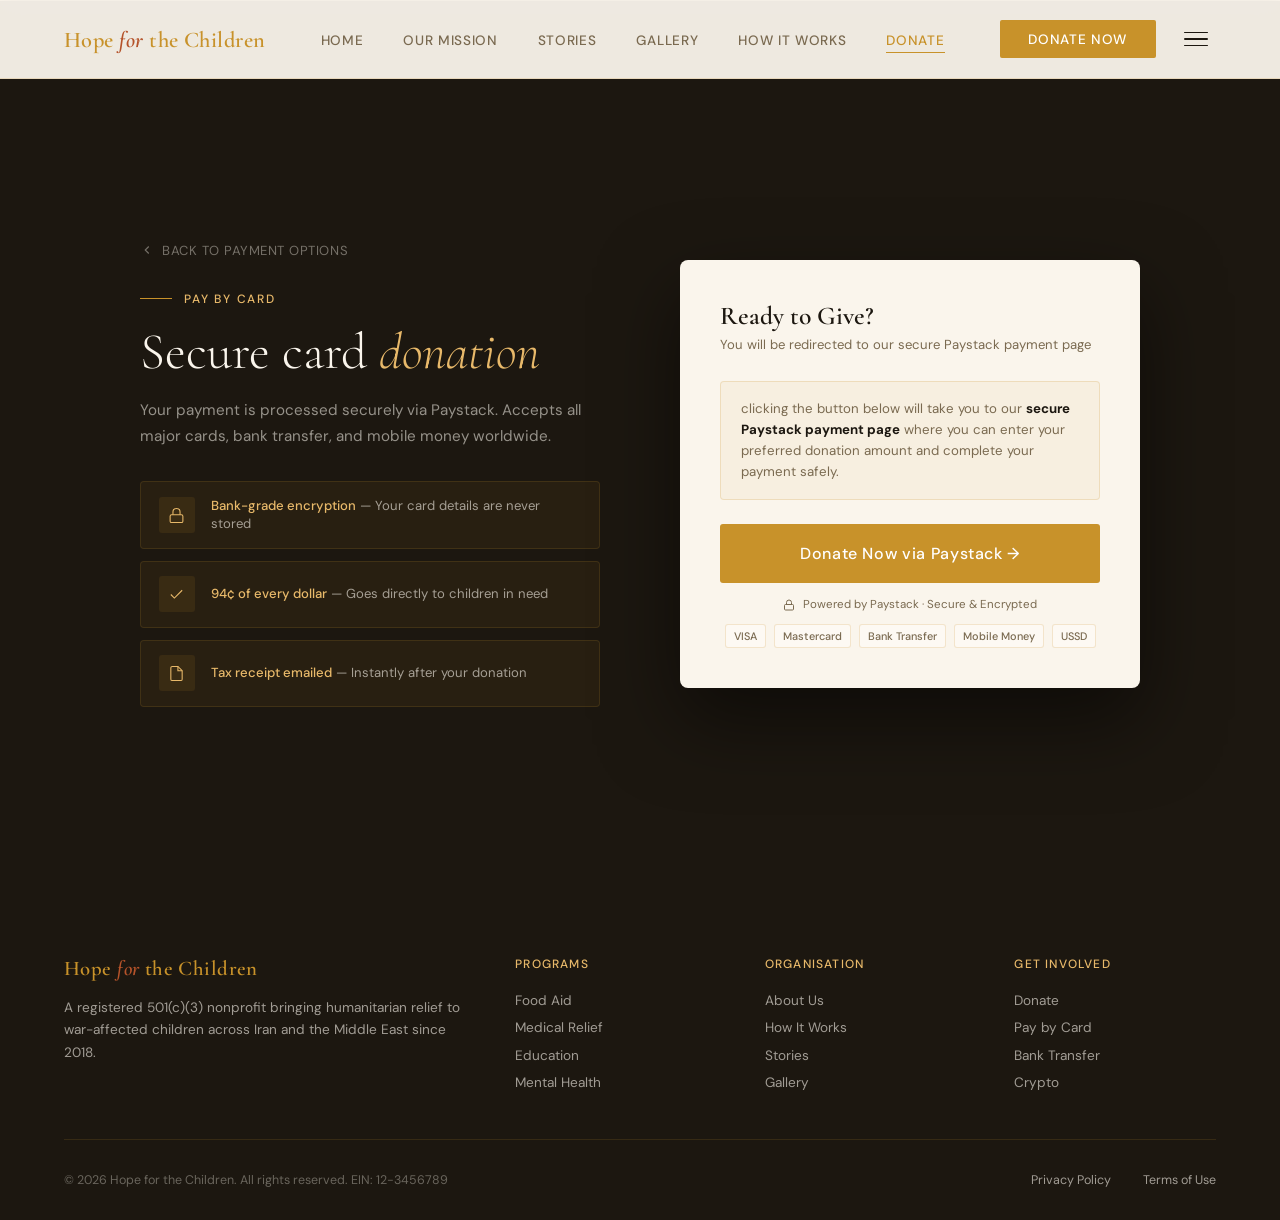
<file: donate-card.html>
<!DOCTYPE html>
<html lang="en">
<head>
<meta charset="UTF-8">
<meta name="viewport" content="width=device-width, initial-scale=1.0">
<title>Donate by Card — Hope for the Children</title>
<link rel="stylesheet" href="shared.css">
<style>
  .donate-page { min-height: 100vh; background: var(--charcoal); padding: 8rem 4rem 5rem; display: flex; align-items: center; justify-content: center; }
  .donate-wrap { display: grid; grid-template-columns: 1fr 1fr; gap: 5rem; align-items: center; max-width: 1000px; width: 100%; }
  .donate-left .section-label { color: var(--gold-light); }
  .donate-left h1 { font-family: 'Cormorant Garamond', serif; font-size: clamp(2.2rem, 4vw, 3.2rem); font-weight: 300; color: var(--cream); line-height: 1.15; margin-bottom: 1rem; }
  .donate-left h1 em { color: var(--gold-light); font-style: italic; }
  .donate-left p { font-size: 0.95rem; color: rgba(250,245,236,0.55); line-height: 1.7; margin-bottom: 2rem; }
  .back-link { display: inline-flex; align-items: center; gap: 0.5rem; font-size: 0.82rem; color: rgba(250,245,236,0.4); text-decoration: none; margin-bottom: 2rem; transition: color 0.2s; letter-spacing: 0.04em; text-transform: uppercase; }
  .back-link:hover { color: var(--gold-light); }
  .back-link svg { width: 14px; height: 14px; stroke: currentColor; fill: none; stroke-width: 2; }
  .trust-badges { display: flex; flex-direction: column; gap: 0.75rem; }
  .trust-badge { display: flex; align-items: center; gap: 1rem; padding: 0.9rem 1.1rem; border-radius: 4px; background: rgba(200,146,42,0.07); border: 1px solid rgba(200,146,42,0.15); }
  .trust-badge-icon { width: 36px; height: 36px; flex-shrink: 0; display: flex; align-items: center; justify-content: center; background: rgba(200,146,42,0.1); border-radius: 3px; }
  .trust-badge-icon svg { width: 17px; height: 17px; stroke: var(--gold-light); fill: none; stroke-width: 1.5; }
  .trust-badge-text { font-size: 0.82rem; color: rgba(250,245,236,0.6); line-height: 1.4; }
  .trust-badge-text strong { color: var(--gold-light); font-weight: 500; }
  .donate-form { background: var(--cream); border-radius: 8px; padding: 2.5rem; box-shadow: 0 32px 80px rgba(0,0,0,0.5); }
  .form-title { font-family: 'Cormorant Garamond', serif; font-size: 1.6rem; font-weight: 600; color: var(--charcoal); margin-bottom: 0.3rem; }
  .form-subtitle { font-size: 0.82rem; color: var(--muted); margin-bottom: 1.75rem; }
  .info-box { background: rgba(200,146,42,0.06); border: 1px solid var(--border); border-radius: 4px; padding: 1rem 1.25rem; margin-bottom: 1.5rem; font-size: 0.83rem; color: var(--muted); line-height: 1.6; }
  .info-box strong { color: var(--charcoal); }
  .donate-btn { width: 100%; padding: 1.2rem; background: var(--gold); border: none; border-radius: 3px; color: #fff; font-family: 'DM Sans', sans-serif; font-size: 1rem; font-weight: 500; letter-spacing: 0.04em; cursor: pointer; transition: all 0.2s; }
  .donate-btn:hover { background: var(--terra); box-shadow: 0 8px 24px rgba(200,146,42,0.3); transform: translateY(-1px); }
  .secure-note { display: flex; align-items: center; justify-content: center; gap: 0.5rem; font-size: 0.72rem; color: var(--muted); margin-top: 0.9rem; }
  .secure-note svg { width: 12px; height: 12px; stroke: var(--muted); fill: none; stroke-width: 2; }
  .payment-icons { display: flex; justify-content: center; gap: 0.5rem; margin-top: 0.75rem; flex-wrap: wrap; }
  .pay-icon { background: var(--warm-white); border: 1px solid var(--border); border-radius: 3px; padding: 0.25rem 0.5rem; font-size: 0.68rem; color: var(--muted); font-weight: 500; }
  @media (max-width: 1024px) { .donate-page { padding: 7rem 2rem 4rem; } .donate-wrap { grid-template-columns: 1fr; gap: 3rem; } }
</style>
</head>
<body>
<div id="navContainer"></div>

<div class="donate-page">
  <div class="donate-wrap">
    <div class="donate-left">
      <a href="donate.html" class="back-link"><svg viewBox="0 0 24 24"><polyline points="15 18 9 12 15 6"/></svg>Back to payment options</a>
      <div class="section-label">Pay by Card</div>
      <h1>Secure card <em>donation</em></h1>
      <p>Your payment is processed securely via Paystack. Accepts all major cards, bank transfer, and mobile money worldwide.</p>
      <div class="trust-badges">
        <div class="trust-badge">
          <div class="trust-badge-icon"><svg viewBox="0 0 24 24"><rect x="3" y="11" width="18" height="11" rx="2"/><path d="M7 11V7a5 5 0 0 1 10 0v4"/></svg></div>
          <div class="trust-badge-text"><strong>Bank-grade encryption</strong> — Your card details are never stored</div>
        </div>
        <div class="trust-badge">
          <div class="trust-badge-icon"><svg viewBox="0 0 24 24"><polyline points="20 6 9 17 4 12"/></svg></div>
          <div class="trust-badge-text"><strong>94¢ of every dollar</strong> — Goes directly to children in need</div>
        </div>
        <div class="trust-badge">
          <div class="trust-badge-icon"><svg viewBox="0 0 24 24"><path d="M14 2H6a2 2 0 0 0-2 2v16a2 2 0 0 0 2 2h12a2 2 0 0 0 2-2V8z"/><polyline points="14 2 14 8 20 8"/></svg></div>
          <div class="trust-badge-text"><strong>Tax receipt emailed</strong> — Instantly after your donation</div>
        </div>
      </div>
    </div>

    <div class="donate-form">
      <div class="form-title">Ready to Give?</div>
      <div class="form-subtitle">You will be redirected to our secure Paystack payment page</div>
      <div class="info-box">
        clicking the button below will take you to our <strong>secure Paystack payment page</strong> where you can enter your preferred donation amount and complete your payment safely.
      </div>
      <button class="donate-btn" onclick="window.open('https://paystack.shop/pay/bl39u8g-o3','_blank')">
        Donate Now via Paystack →
      </button>
      <div class="secure-note">
        <svg viewBox="0 0 24 24"><rect x="3" y="11" width="18" height="11" rx="2"/><path d="M7 11V7a5 5 0 0 1 10 0v4"/></svg>
        Powered by Paystack · Secure & Encrypted
      </div>
      <div class="payment-icons">
        <span class="pay-icon">VISA</span>
        <span class="pay-icon">Mastercard</span>
        <span class="pay-icon">Bank Transfer</span>
        <span class="pay-icon">Mobile Money</span>
        <span class="pay-icon">USSD</span>
      </div>
    </div>
  </div>
</div>

<footer>
  <div class="footer-top">
    <div class="footer-brand">
      <a href="index.html" class="nav-logo">Hope <span>for</span> the Children</a>
      <p>A registered 501(c)(3) nonprofit bringing humanitarian relief to war-affected children across Iran and the Middle East since 2018.</p>
    </div>
    <div><h4>Programs</h4><ul><li><a href="mission.html">Food Aid</a></li><li><a href="mission.html">Medical Relief</a></li><li><a href="mission.html">Education</a></li><li><a href="mission.html">Mental Health</a></li></ul></div>
    <div><h4>Organisation</h4><ul><li><a href="about.html">About Us</a></li><li><a href="about.html">How It Works</a></li><li><a href="stories.html">Stories</a></li><li><a href="gallery.html">Gallery</a></li></ul></div>
    <div><h4>Get Involved</h4><ul><li><a href="donate.html">Donate</a></li><li><a href="donate-card.html">Pay by Card</a></li><li><a href="donate-transfer.html">Bank Transfer</a></li><li><a href="donate-crypto.html">Crypto</a></li></ul></div>
  </div>
  <div class="footer-bottom">
    <p>© 2026 Hope for the Children. All rights reserved. EIN: 12-3456789</p>
    <div class="footer-legal"><a href="#">Privacy Policy</a><a href="#">Terms of Use</a></div>
  </div>
</footer>

<script src="nav.js"></script>
<script>renderNav('donate.html');</script>
</body>
</html>
</file>
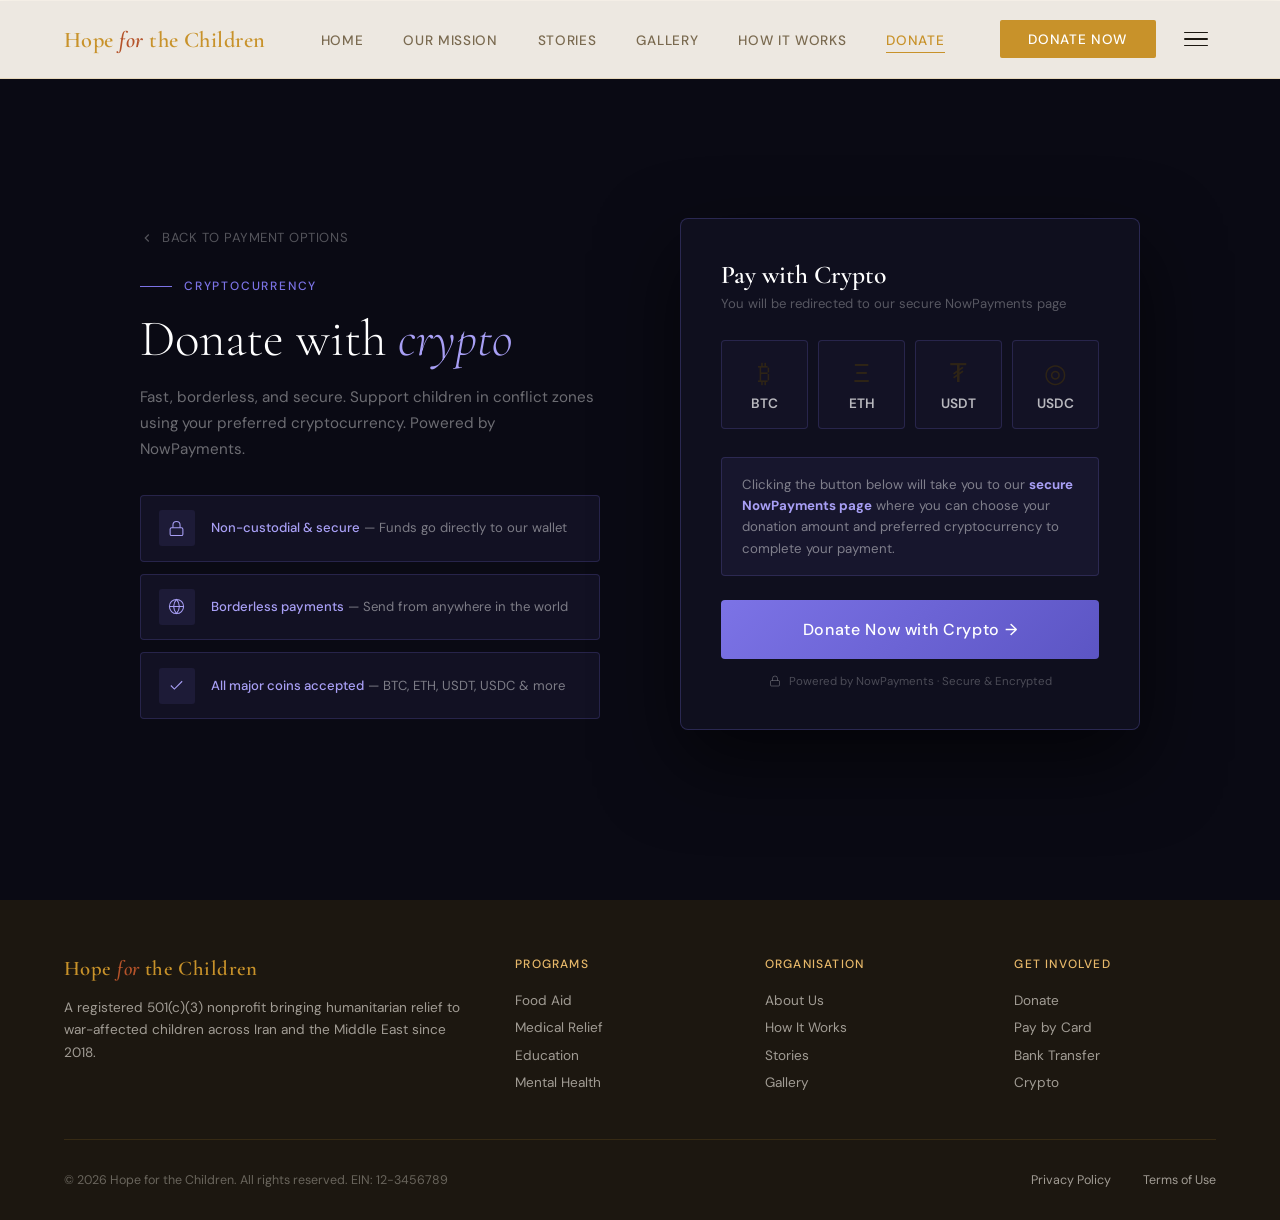
<file: donate-crypto.html>
<!DOCTYPE html>
<html lang="en">
<head>
<meta charset="UTF-8">
<meta name="viewport" content="width=device-width, initial-scale=1.0">
<title>Donate with Crypto — Hope for the Children</title>
<link rel="stylesheet" href="shared.css">
<style>
  .crypto-page { min-height: 100vh; background: #0a0a14; padding: 8rem 4rem 5rem; display: flex; align-items: center; justify-content: center; }
  .crypto-wrap { display: grid; grid-template-columns: 1fr 1fr; gap: 5rem; align-items: center; max-width: 1000px; width: 100%; }
  .crypto-left .section-label { color: #7c73e6; }
  .crypto-left .section-label::before { background: #7c73e6; }
  .crypto-left h1 { font-family: 'Cormorant Garamond', serif; font-size: clamp(2.2rem, 4vw, 3.2rem); font-weight: 300; color: #fff; line-height: 1.15; margin-bottom: 1rem; }
  .crypto-left h1 em { color: #a89ff5; font-style: italic; }
  .crypto-left p { font-size: 0.95rem; color: rgba(255,255,255,0.4); line-height: 1.7; margin-bottom: 2rem; }
  .back-link { display: inline-flex; align-items: center; gap: 0.5rem; font-size: 0.82rem; color: rgba(255,255,255,0.3); text-decoration: none; margin-bottom: 2rem; transition: color 0.2s; letter-spacing: 0.04em; text-transform: uppercase; }
  .back-link:hover { color: #7c73e6; }
  .back-link svg { width: 14px; height: 14px; stroke: currentColor; fill: none; stroke-width: 2; }
  .trust-badges { display: flex; flex-direction: column; gap: 0.75rem; }
  .trust-badge { display: flex; align-items: center; gap: 1rem; padding: 0.9rem 1.1rem; border-radius: 4px; background: rgba(124,115,230,0.07); border: 1px solid rgba(124,115,230,0.2); }
  .trust-badge-icon { width: 36px; height: 36px; flex-shrink: 0; display: flex; align-items: center; justify-content: center; background: rgba(124,115,230,0.1); border-radius: 3px; }
  .trust-badge-icon svg { width: 17px; height: 17px; stroke: #a89ff5; fill: none; stroke-width: 1.5; }
  .trust-badge-text { font-size: 0.82rem; color: rgba(255,255,255,0.45); line-height: 1.4; }
  .trust-badge-text strong { color: #a89ff5; font-weight: 500; }
  .crypto-form { background: #0f0f1e; border: 1px solid rgba(124,115,230,0.25); border-radius: 8px; padding: 2.5rem; box-shadow: 0 32px 80px rgba(0,0,0,0.6); }
  .form-title { font-family: 'Cormorant Garamond', serif; font-size: 1.6rem; font-weight: 600; color: #fff; margin-bottom: 0.3rem; }
  .form-subtitle { font-size: 0.82rem; color: rgba(255,255,255,0.3); margin-bottom: 1.75rem; }
  .coin-grid { display: grid; grid-template-columns: repeat(4,1fr); gap: 0.6rem; margin-bottom: 1.75rem; }
  .coin-card { padding: 1rem 0.5rem; border: 1.5px solid rgba(124,115,230,0.2); border-radius: 4px; background: rgba(124,115,230,0.04); text-align: center; }
  .coin-icon { font-size: 1.6rem; display: block; margin-bottom: 0.3rem; }
  .coin-name { font-size: 0.85rem; font-weight: 600; color: rgba(255,255,255,0.7); }
  .info-box { background: rgba(124,115,230,0.08); border: 1px solid rgba(124,115,230,0.2); border-radius: 4px; padding: 1rem 1.25rem; margin-bottom: 1.5rem; font-size: 0.83rem; color: rgba(255,255,255,0.45); line-height: 1.6; }
  .info-box strong { color: #a89ff5; }
  .crypto-btn { width: 100%; padding: 1.2rem; background: linear-gradient(135deg, #7c73e6, #5c55c4); border: none; border-radius: 4px; color: #fff; font-family: 'DM Sans', sans-serif; font-size: 1rem; font-weight: 500; letter-spacing: 0.04em; cursor: pointer; transition: all 0.2s; }
  .crypto-btn:hover { opacity: 0.9; box-shadow: 0 8px 30px rgba(124,115,230,0.4); transform: translateY(-1px); }
  .secure-note { display: flex; align-items: center; justify-content: center; gap: 0.5rem; font-size: 0.72rem; color: rgba(255,255,255,0.25); margin-top: 0.9rem; }
  .secure-note svg { width: 12px; height: 12px; stroke: rgba(255,255,255,0.25); fill: none; stroke-width: 2; }
  @media (max-width: 1024px) { .crypto-page { padding: 7rem 2rem 4rem; } .crypto-wrap { grid-template-columns: 1fr; gap: 3rem; } }
  @media (max-width: 600px) { .coin-grid { grid-template-columns: repeat(2,1fr); } }
</style>
</head>
<body>
<div id="navContainer"></div>

<div class="crypto-page">
  <div class="crypto-wrap">
    <div class="crypto-left">
      <a href="donate.html" class="back-link"><svg viewBox="0 0 24 24"><polyline points="15 18 9 12 15 6"/></svg>Back to payment options</a>
      <div class="section-label">Cryptocurrency</div>
      <h1>Donate with <em>crypto</em></h1>
      <p>Fast, borderless, and secure. Support children in conflict zones using your preferred cryptocurrency. Powered by NowPayments.</p>
      <div class="trust-badges">
        <div class="trust-badge">
          <div class="trust-badge-icon"><svg viewBox="0 0 24 24"><rect x="3" y="11" width="18" height="11" rx="2"/><path d="M7 11V7a5 5 0 0 1 10 0v4"/></svg></div>
          <div class="trust-badge-text"><strong>Non-custodial & secure</strong> — Funds go directly to our wallet</div>
        </div>
        <div class="trust-badge">
          <div class="trust-badge-icon"><svg viewBox="0 0 24 24"><circle cx="12" cy="12" r="10"/><line x1="2" y1="12" x2="22" y2="12"/><path d="M12 2a15.3 15.3 0 0 1 4 10 15.3 15.3 0 0 1-4 10 15.3 15.3 0 0 1-4-10 15.3 15.3 0 0 1 4-10z"/></svg></div>
          <div class="trust-badge-text"><strong>Borderless payments</strong> — Send from anywhere in the world</div>
        </div>
        <div class="trust-badge">
          <div class="trust-badge-icon"><svg viewBox="0 0 24 24"><polyline points="20 6 9 17 4 12"/></svg></div>
          <div class="trust-badge-text"><strong>All major coins accepted</strong> — BTC, ETH, USDT, USDC & more</div>
        </div>
      </div>
    </div>

    <div class="crypto-form">
      <div class="form-title">Pay with Crypto</div>
      <div class="form-subtitle">You will be redirected to our secure NowPayments page</div>

      <div class="coin-grid">
        <div class="coin-card"><span class="coin-icon">₿</span><div class="coin-name">BTC</div></div>
        <div class="coin-card"><span class="coin-icon">Ξ</span><div class="coin-name">ETH</div></div>
        <div class="coin-card"><span class="coin-icon">₮</span><div class="coin-name">USDT</div></div>
        <div class="coin-card"><span class="coin-icon">◎</span><div class="coin-name">USDC</div></div>
      </div>

      <div class="info-box">
        Clicking the button below will take you to our <strong>secure NowPayments page</strong> where you can choose your donation amount and preferred cryptocurrency to complete your payment.
      </div>

      <button class="crypto-btn" onclick="window.open('https://nowpayments.io/donation/hftc','_blank')">
        Donate Now with Crypto →
      </button>
      <div class="secure-note">
        <svg viewBox="0 0 24 24"><rect x="3" y="11" width="18" height="11" rx="2"/><path d="M7 11V7a5 5 0 0 1 10 0v4"/></svg>
        Powered by NowPayments · Secure & Encrypted
      </div>
    </div>
  </div>
</div>

<footer style="background:var(--charcoal)">
  <div class="footer-top">
    <div class="footer-brand">
      <a href="index.html" class="nav-logo">Hope <span>for</span> the Children</a>
      <p>A registered 501(c)(3) nonprofit bringing humanitarian relief to war-affected children across Iran and the Middle East since 2018.</p>
    </div>
    <div><h4>Programs</h4><ul><li><a href="mission.html">Food Aid</a></li><li><a href="mission.html">Medical Relief</a></li><li><a href="mission.html">Education</a></li><li><a href="mission.html">Mental Health</a></li></ul></div>
    <div><h4>Organisation</h4><ul><li><a href="about.html">About Us</a></li><li><a href="about.html">How It Works</a></li><li><a href="stories.html">Stories</a></li><li><a href="gallery.html">Gallery</a></li></ul></div>
    <div><h4>Get Involved</h4><ul><li><a href="donate.html">Donate</a></li><li><a href="donate-card.html">Pay by Card</a></li><li><a href="donate-transfer.html">Bank Transfer</a></li><li><a href="donate-crypto.html">Crypto</a></li></ul></div>
  </div>
  <div class="footer-bottom">
    <p>© 2026 Hope for the Children. All rights reserved. EIN: 12-3456789</p>
    <div class="footer-legal"><a href="#">Privacy Policy</a><a href="#">Terms of Use</a></div>
  </div>
</footer>

<script src="nav.js"></script>
<script>renderNav('donate.html');</script>
</body>
</html>
</file>
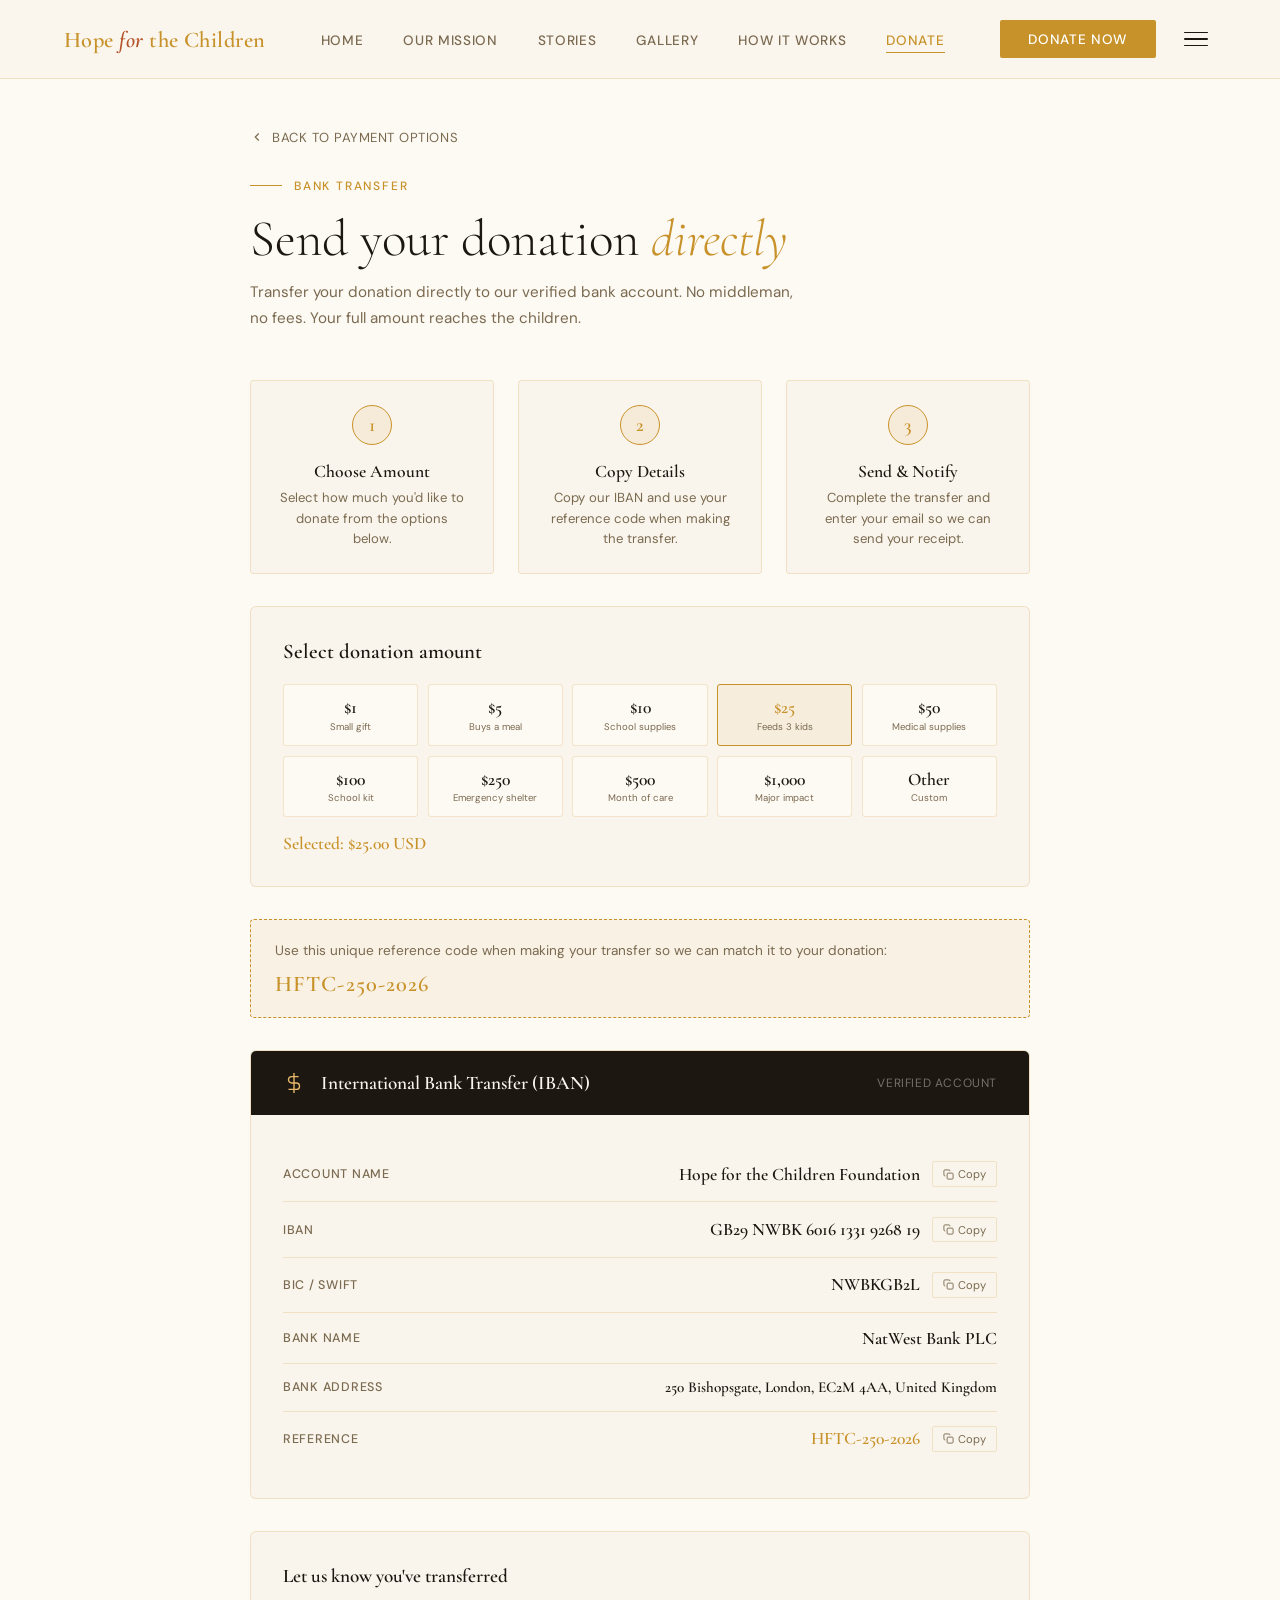
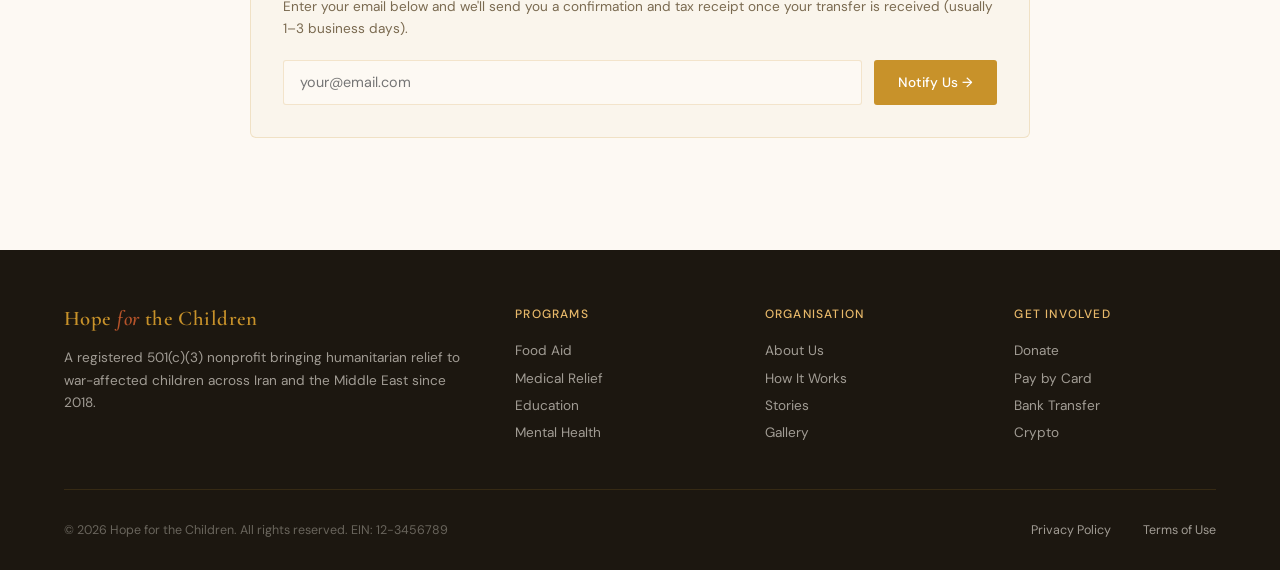
<file: donate-transfer.html>
<!DOCTYPE html>
<html lang="en">
<head>
<meta charset="UTF-8">
<meta name="viewport" content="width=device-width, initial-scale=1.0">
<title>Bank Transfer — Hope for the Children</title>
<link rel="stylesheet" href="shared.css">
<style>
  .transfer-page { min-height: 100vh; background: var(--warm-white); padding: 8rem 4rem 5rem; display: flex; align-items: center; justify-content: center; }
  .transfer-wrap { max-width: 780px; width: 100%; }
  .back-link { display: inline-flex; align-items: center; gap: 0.5rem; font-size: 0.82rem; color: var(--muted); text-decoration: none; margin-bottom: 2rem; transition: color 0.2s; letter-spacing: 0.04em; text-transform: uppercase; }
  .back-link:hover { color: var(--gold); }
  .back-link svg { width: 14px; height: 14px; stroke: currentColor; fill: none; stroke-width: 2; }
  .transfer-header { margin-bottom: 3rem; }
  .transfer-header h1 { font-family: 'Cormorant Garamond', serif; font-size: clamp(2.2rem, 4vw, 3.2rem); font-weight: 300; color: var(--charcoal); line-height: 1.15; margin-bottom: 0.75rem; }
  .transfer-header h1 em { color: var(--gold); font-style: italic; }
  .transfer-header p { font-size: 0.95rem; color: var(--muted); line-height: 1.7; max-width: 560px; }

  /* AMOUNT SELECTOR */
  .amount-section { background: var(--cream); border: 1px solid var(--border); border-radius: 6px; padding: 2rem; margin-bottom: 2rem; }
  .amount-section h3 { font-family: 'Cormorant Garamond', serif; font-size: 1.3rem; color: var(--charcoal); font-weight: 600; margin-bottom: 1.25rem; }
  .amount-grid { display: grid; grid-template-columns: repeat(5,1fr); gap: 0.6rem; margin-bottom: 1rem; }
  .amount-btn { padding: 0.75rem 0.5rem; border-radius: 3px; border: 1.5px solid var(--border); background: var(--warm-white); font-family: 'Cormorant Garamond', serif; font-size: 1.1rem; font-weight: 600; color: var(--charcoal); cursor: pointer; transition: all 0.2s; text-align: center; }
  .amount-btn:hover, .amount-btn.active { border-color: var(--gold); background: rgba(200,146,42,0.08); color: var(--gold); }
  .amount-btn small { display: block; font-family: 'DM Sans', sans-serif; font-size: 0.6rem; color: var(--muted); font-weight: 400; margin-top: 0.1rem; }
  .custom-row { display: flex; gap: 0.75rem; align-items: center; }
  .custom-row label { font-size: 0.75rem; color: var(--muted); white-space: nowrap; text-transform: uppercase; letter-spacing: 0.05em; }
  .custom-row input { flex: 1; padding: 0.7rem 1rem; border: 1.5px solid var(--border); border-radius: 3px; background: var(--warm-white); font-family: 'DM Sans', sans-serif; font-size: 0.9rem; color: var(--charcoal); outline: none; }
  .custom-row input:focus { border-color: var(--gold); }
  .selected-amount { font-family: 'Cormorant Garamond', serif; font-size: 1.1rem; color: var(--gold); font-weight: 600; margin-top: 1rem; }

  /* BANK DETAILS */
  .bank-section { background: var(--cream); border: 1px solid var(--border); border-radius: 6px; overflow: hidden; margin-bottom: 2rem; }
  .bank-header { background: var(--charcoal); padding: 1.25rem 2rem; display: flex; align-items: center; gap: 1rem; }
  .bank-header svg { width: 22px; height: 22px; stroke: var(--gold-light); fill: none; stroke-width: 1.5; }
  .bank-header h3 { font-family: 'Cormorant Garamond', serif; font-size: 1.2rem; color: var(--cream); font-weight: 600; }
  .bank-header span { font-size: 0.75rem; color: rgba(250,245,236,0.4); margin-left: auto; letter-spacing: 0.05em; text-transform: uppercase; }
  .bank-details { padding: 2rem; }
  .bank-row { display: flex; justify-content: space-between; align-items: center; padding: 0.9rem 0; border-bottom: 1px solid var(--border); }
  .bank-row:last-child { border-bottom: none; }
  .bank-label { font-size: 0.78rem; color: var(--muted); text-transform: uppercase; letter-spacing: 0.06em; font-weight: 500; }
  .bank-value { font-family: 'Cormorant Garamond', serif; font-size: 1.1rem; color: var(--charcoal); font-weight: 600; display: flex; align-items: center; gap: 0.75rem; }
  .copy-btn { background: none; border: 1px solid var(--border); border-radius: 2px; padding: 0.3rem 0.6rem; font-size: 0.7rem; color: var(--muted); cursor: pointer; transition: all 0.2s; font-family: 'DM Sans', sans-serif; display: flex; align-items: center; gap: 0.3rem; }
  .copy-btn:hover { border-color: var(--gold); color: var(--gold); }
  .copy-btn svg { width: 11px; height: 11px; stroke: currentColor; fill: none; stroke-width: 2; }
  .copy-btn.copied { border-color: #2db464; color: #2db464; }

  /* REFERENCE BOX */
  .ref-box { background: rgba(200,146,42,0.07); border: 1.5px dashed var(--gold); border-radius: 4px; padding: 1.25rem 1.5rem; margin-bottom: 2rem; }
  .ref-box p { font-size: 0.85rem; color: var(--muted); line-height: 1.6; margin-bottom: 0.5rem; }
  .ref-code { font-family: 'Cormorant Garamond', serif; font-size: 1.4rem; color: var(--gold); font-weight: 600; letter-spacing: 0.05em; }

  /* EMAIL CONFIRMATION */
  .email-section { background: var(--cream); border: 1px solid var(--border); border-radius: 6px; padding: 2rem; margin-bottom: 2rem; }
  .email-section h3 { font-family: 'Cormorant Garamond', serif; font-size: 1.2rem; color: var(--charcoal); font-weight: 600; margin-bottom: 0.5rem; }
  .email-section p { font-size: 0.85rem; color: var(--muted); margin-bottom: 1.25rem; line-height: 1.6; }
  .email-row { display: flex; gap: 0.75rem; }
  .email-row input { flex: 1; padding: 0.8rem 1rem; border: 1.5px solid var(--border); border-radius: 3px; background: var(--warm-white); font-family: 'DM Sans', sans-serif; font-size: 0.9rem; color: var(--charcoal); outline: none; }
  .email-row input:focus { border-color: var(--gold); }
  .email-row button { padding: 0.8rem 1.5rem; background: var(--gold); color: #fff; border: none; border-radius: 3px; font-family: 'DM Sans', sans-serif; font-size: 0.85rem; font-weight: 500; cursor: pointer; transition: background 0.2s; white-space: nowrap; }
  .email-row button:hover { background: var(--terra); }

  /* STEPS */
  .steps { display: grid; grid-template-columns: repeat(3,1fr); gap: 1.5rem; }
  .step { text-align: center; padding: 1.5rem; background: var(--cream); border: 1px solid var(--border); border-radius: 4px; }
  .step-num { width: 40px; height: 40px; border-radius: 50%; background: rgba(200,146,42,0.1); border: 1.5px solid var(--gold); display: flex; align-items: center; justify-content: center; margin: 0 auto 1rem; font-family: 'Cormorant Garamond', serif; font-size: 1.2rem; font-weight: 600; color: var(--gold); }
  .step h4 { font-family: 'Cormorant Garamond', serif; font-size: 1.1rem; color: var(--charcoal); font-weight: 600; margin-bottom: 0.4rem; }
  .step p { font-size: 0.82rem; color: var(--muted); line-height: 1.55; }

  @media (max-width: 1024px) { .transfer-page { padding: 7rem 2rem 4rem; } .amount-grid { grid-template-columns: repeat(3,1fr); } .steps { grid-template-columns: 1fr; } }
  @media (max-width: 600px) { .amount-grid { grid-template-columns: repeat(2,1fr); } .email-row { flex-direction: column; } }
</style>
</head>
<body>
<div id="navContainer"></div>

<div class="transfer-page">
  <div class="transfer-wrap">
    <a href="donate.html" class="back-link"><svg viewBox="0 0 24 24"><polyline points="15 18 9 12 15 6"/></svg>Back to payment options</a>

    <div class="transfer-header">
      <div class="section-label">Bank Transfer</div>
      <h1>Send your donation <em>directly</em></h1>
      <p>Transfer your donation directly to our verified bank account. No middleman, no fees. Your full amount reaches the children.</p>
    </div>

    <!-- HOW IT WORKS -->
    <div class="steps" style="margin-bottom:2rem;">
      <div class="step"><div class="step-num">1</div><h4>Choose Amount</h4><p>Select how much you'd like to donate from the options below.</p></div>
      <div class="step"><div class="step-num">2</div><h4>Copy Details</h4><p>Copy our IBAN and use your reference code when making the transfer.</p></div>
      <div class="step"><div class="step-num">3</div><h4>Send & Notify</h4><p>Complete the transfer and enter your email so we can send your receipt.</p></div>
    </div>

    <!-- AMOUNT SELECTOR -->
    <div class="amount-section">
      <h3>Select donation amount</h3>
      <div class="amount-grid">
        <button class="amount-btn" onclick="setAmt(this,1)">$1<small>Small gift</small></button>
        <button class="amount-btn" onclick="setAmt(this,5)">$5<small>Buys a meal</small></button>
        <button class="amount-btn" onclick="setAmt(this,10)">$10<small>School supplies</small></button>
        <button class="amount-btn active" onclick="setAmt(this,25)">$25<small>Feeds 3 kids</small></button>
        <button class="amount-btn" onclick="setAmt(this,50)">$50<small>Medical supplies</small></button>
        <button class="amount-btn" onclick="setAmt(this,100)">$100<small>School kit</small></button>
        <button class="amount-btn" onclick="setAmt(this,250)">$250<small>Emergency shelter</small></button>
        <button class="amount-btn" onclick="setAmt(this,500)">$500<small>Month of care</small></button>
        <button class="amount-btn" onclick="setAmt(this,1000)">$1,000<small>Major impact</small></button>
        <button class="amount-btn" onclick="setAmt(this,'custom')">Other<small>Custom</small></button>
      </div>
      <div class="custom-row" id="customRow" style="display:none">
        <label>Amount (USD)</label>
        <input type="number" id="customAmt" placeholder="Enter amount" min="1" oninput="updateRef()">
      </div>
      <div class="selected-amount" id="selectedAmountDisplay">Selected: $25.00 USD</div>
    </div>

    <!-- REFERENCE -->
    <div class="ref-box">
      <p>Use this unique reference code when making your transfer so we can match it to your donation:</p>
      <div class="ref-code" id="refCode">HFTC-250-2026</div>
    </div>

    <!-- BANK DETAILS -->
    <div class="bank-section">
      <div class="bank-header">
        <svg viewBox="0 0 24 24"><line x1="12" y1="1" x2="12" y2="23"/><path d="M17 5H9.5a3.5 3.5 0 0 0 0 7h5a3.5 3.5 0 0 1 0 7H6"/></svg>
        <h3>International Bank Transfer (IBAN)</h3>
        <span>Verified Account</span>
      </div>
      <div class="bank-details">
        <div class="bank-row">
          <span class="bank-label">Account Name</span>
          <span class="bank-value">Hope for the Children Foundation <button class="copy-btn" onclick="copyText('Hope for the Children Foundation', this)"><svg viewBox="0 0 24 24"><rect x="9" y="9" width="13" height="13" rx="2"/><path d="M5 15H4a2 2 0 0 1-2-2V4a2 2 0 0 1 2-2h9a2 2 0 0 1 2 2v1"/></svg>Copy</button></span>
        </div>
        <div class="bank-row">
          <span class="bank-label">IBAN</span>
          <span class="bank-value">GB29 NWBK 6016 1331 9268 19 <button class="copy-btn" onclick="copyText('GB29NWBK60161331926819', this)"><svg viewBox="0 0 24 24"><rect x="9" y="9" width="13" height="13" rx="2"/><path d="M5 15H4a2 2 0 0 1-2-2V4a2 2 0 0 1 2-2h9a2 2 0 0 1 2 2v1"/></svg>Copy</button></span>
        </div>
        <div class="bank-row">
          <span class="bank-label">BIC / SWIFT</span>
          <span class="bank-value">NWBKGB2L <button class="copy-btn" onclick="copyText('NWBKGB2L', this)"><svg viewBox="0 0 24 24"><rect x="9" y="9" width="13" height="13" rx="2"/><path d="M5 15H4a2 2 0 0 1-2-2V4a2 2 0 0 1 2-2h9a2 2 0 0 1 2 2v1"/></svg>Copy</button></span>
        </div>
        <div class="bank-row">
          <span class="bank-label">Bank Name</span>
          <span class="bank-value">NatWest Bank PLC</span>
        </div>
        <div class="bank-row">
          <span class="bank-label">Bank Address</span>
          <span class="bank-value" style="font-size:0.95rem;">250 Bishopsgate, London, EC2M 4AA, United Kingdom</span>
        </div>
        <div class="bank-row">
          <span class="bank-label">Reference</span>
          <span class="bank-value" style="color:var(--gold)" id="refInDetails">HFTC-250-2026 <button class="copy-btn" onclick="copyRef(this)"><svg viewBox="0 0 24 24"><rect x="9" y="9" width="13" height="13" rx="2"/><path d="M5 15H4a2 2 0 0 1-2-2V4a2 2 0 0 1 2-2h9a2 2 0 0 1 2 2v1"/></svg>Copy</button></span>
        </div>
      </div>
    </div>

    <!-- EMAIL NOTIFICATION -->
    <div class="email-section">
      <h3>Let us know you've transferred</h3>
      <p>Enter your email below and we'll send you a confirmation and tax receipt once your transfer is received (usually 1–3 business days).</p>
      <div class="email-row">
        <input type="email" id="notifyEmail" placeholder="your@email.com">
        <button onclick="sendNotification()">Notify Us →</button>
      </div>
    </div>
  </div>
</div>

<footer>
  <div class="footer-top">
    <div class="footer-brand">
      <a href="index.html" class="nav-logo">Hope <span>for</span> the Children</a>
      <p>A registered 501(c)(3) nonprofit bringing humanitarian relief to war-affected children across Iran and the Middle East since 2018.</p>
    </div>
    <div><h4>Programs</h4><ul><li><a href="mission.html">Food Aid</a></li><li><a href="mission.html">Medical Relief</a></li><li><a href="mission.html">Education</a></li><li><a href="mission.html">Mental Health</a></li></ul></div>
    <div><h4>Organisation</h4><ul><li><a href="about.html">About Us</a></li><li><a href="about.html">How It Works</a></li><li><a href="stories.html">Stories</a></li><li><a href="gallery.html">Gallery</a></li></ul></div>
    <div><h4>Get Involved</h4><ul><li><a href="donate.html">Donate</a></li><li><a href="donate-card.html">Pay by Card</a></li><li><a href="donate-transfer.html">Bank Transfer</a></li><li><a href="donate-crypto.html">Crypto</a></li></ul></div>
  </div>
  <div class="footer-bottom">
    <p>© 2026 Hope for the Children. All rights reserved. EIN: 12-3456789</p>
    <div class="footer-legal"><a href="#">Privacy Policy</a><a href="#">Terms of Use</a></div>
  </div>
</footer>

<script src="nav.js"></script>
<script>
  renderNav('donate.html');
  let selectedAmt = 25;

  function setAmt(btn, val) {
    document.querySelectorAll('.amount-btn').forEach(b => b.classList.remove('active'));
    btn.classList.add('active');
    const customRow = document.getElementById('customRow');
    if (val === 'custom') {
      customRow.style.display = 'flex'; selectedAmt = null;
    } else {
      customRow.style.display = 'none'; selectedAmt = val; updateRef();
    }
  }

  function updateRef() {
    const custom = document.getElementById('customAmt').value;
    if (custom) selectedAmt = parseFloat(custom);
    if (!selectedAmt) return;
    const ref = 'HFTC-' + (selectedAmt * 100) + '-2026';
    document.getElementById('refCode').textContent = ref;
    document.getElementById('refInDetails').innerHTML = `${ref} <button class="copy-btn" onclick="copyRef(this)"><svg viewBox="0 0 24 24"><rect x="9" y="9" width="13" height="13" rx="2"/><path d="M5 15H4a2 2 0 0 1-2-2V4a2 2 0 0 1 2-2h9a2 2 0 0 1 2 2v1"/></svg>Copy</button>`;
    document.getElementById('selectedAmountDisplay').textContent = `Selected: $${selectedAmt}.00 USD`;
  }

  function copyText(text, btn) {
    navigator.clipboard.writeText(text).then(() => {
      btn.textContent = '✓ Copied'; btn.classList.add('copied');
      setTimeout(() => { btn.innerHTML = '<svg viewBox="0 0 24 24"><rect x="9" y="9" width="13" height="13" rx="2"/><path d="M5 15H4a2 2 0 0 1-2-2V4a2 2 0 0 1 2-2h9a2 2 0 0 1 2 2v1"/></svg>Copy'; btn.classList.remove('copied'); }, 2000);
    });
  }

  function copyRef(btn) {
    const ref = document.getElementById('refCode').textContent;
    copyText(ref, btn);
  }

  function sendNotification() {
    const email = document.getElementById('notifyEmail').value.trim();
    if (!email) { alert('Please enter your email address.'); return; }
    if (!selectedAmt) { alert('Please select a donation amount first.'); return; }
    const btn = document.querySelector('.email-row button');
    btn.textContent = '✓ We\'ll be in touch!';
    btn.style.background = '#2db464';
    setTimeout(() => { btn.textContent = 'Notify Us →'; btn.style.background = ''; }, 4000);
  }
</script>
</body>
</html>
</file>
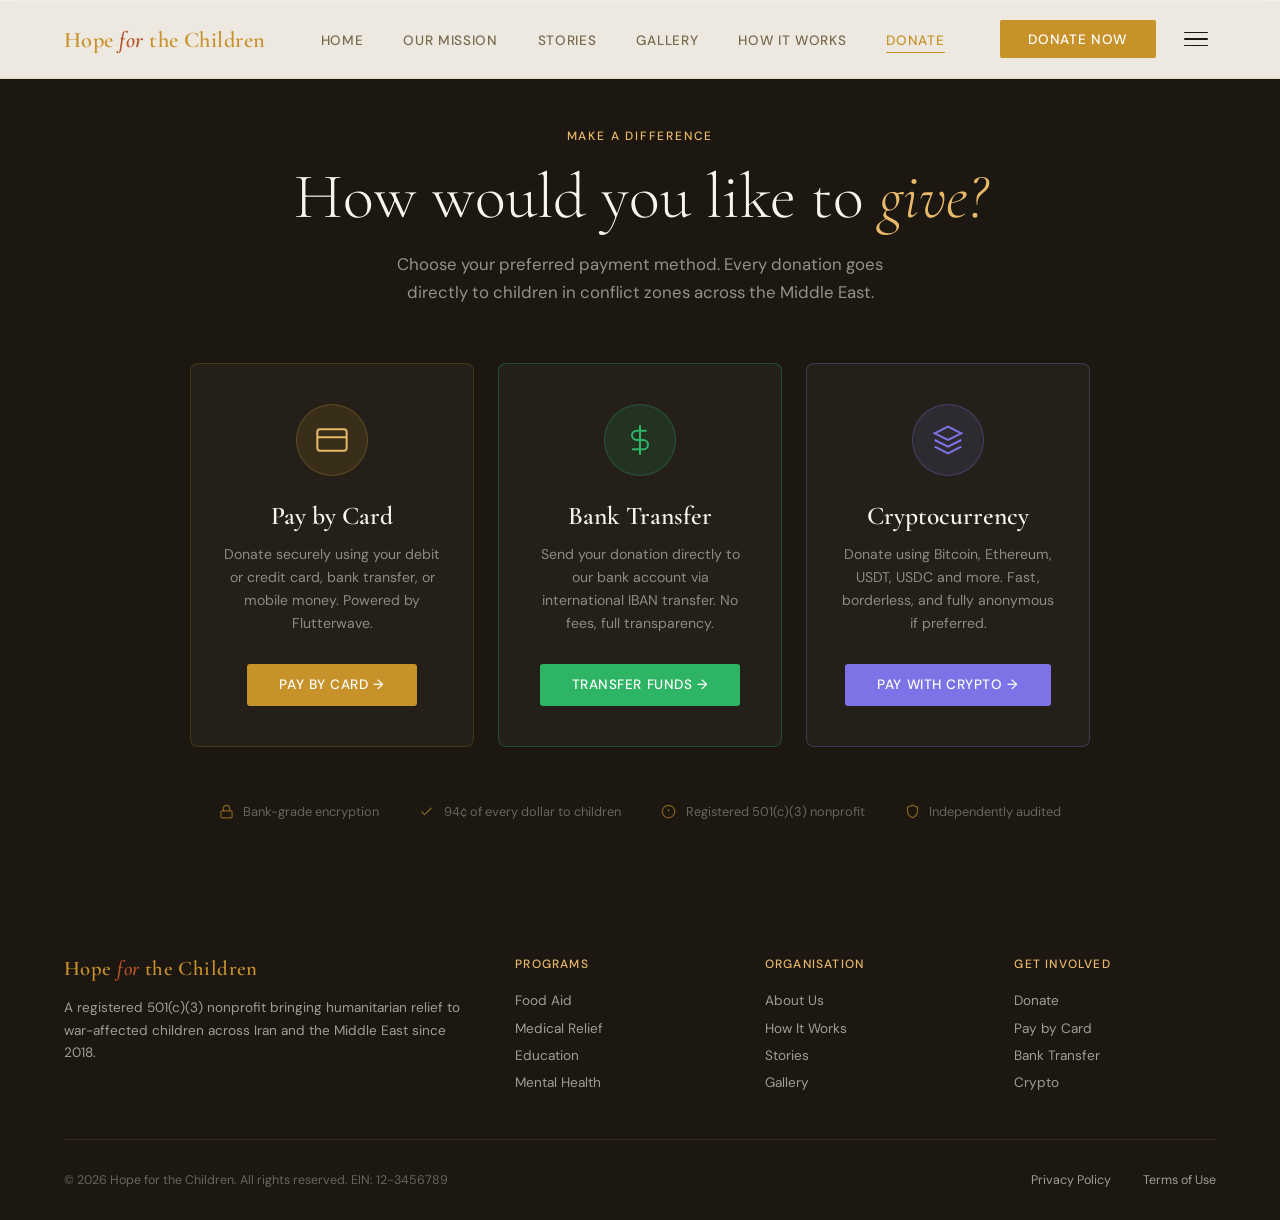
<file: donate.html>
<!DOCTYPE html>
<html lang="en">
<head>
<meta charset="UTF-8">
<meta name="viewport" content="width=device-width, initial-scale=1.0">
<title>Donate — Hope for the Children</title>
<link rel="stylesheet" href="shared.css">
<style>
  .donate-hero {
    min-height: 100vh;
    display: flex; flex-direction: column; align-items: center; justify-content: center;
    padding: 8rem 4rem 5rem;
    background: var(--charcoal);
    text-align: center;
  }
  .donate-hero .section-label { color: var(--gold-light); justify-content: center; }
  .donate-hero .section-label::before { display: none; }
  .donate-hero h1 {
    font-family: 'Cormorant Garamond', serif;
    font-size: clamp(2.5rem, 5vw, 4rem); font-weight: 300;
    color: var(--cream); line-height: 1.15; max-width: 700px;
    margin: 0 auto 1rem;
  }
  .donate-hero h1 em { color: var(--gold-light); font-style: italic; }
  .donate-hero .subtitle {
    font-size: 1.05rem; color: rgba(250,245,236,0.55);
    max-width: 500px; margin: 0 auto 3.5rem; line-height: 1.7;
  }

  /* 3 CHOICE CARDS */
  .payment-choices {
    display: grid; grid-template-columns: repeat(3,1fr);
    gap: 1.5rem; max-width: 900px; width: 100%; margin: 0 auto;
  }
  .choice-card {
    background: rgba(255,255,255,0.04);
    border: 1px solid rgba(200,146,42,0.2);
    border-radius: 8px; padding: 2.5rem 2rem;
    text-decoration: none; cursor: pointer;
    transition: all 0.3s; display: flex;
    flex-direction: column; align-items: center;
    text-align: center; position: relative; overflow: hidden;
  }
  .choice-card::before {
    content: ''; position: absolute; inset: 0;
    background: linear-gradient(135deg, rgba(200,146,42,0.06), transparent);
    opacity: 0; transition: opacity 0.3s;
  }
  .choice-card:hover { transform: translateY(-6px); border-color: var(--gold); box-shadow: 0 20px 60px rgba(200,146,42,0.15); }
  .choice-card:hover::before { opacity: 1; }

  .choice-card.crypto-card { border-color: rgba(124,115,230,0.3); }
  .choice-card.crypto-card::before { background: linear-gradient(135deg, rgba(124,115,230,0.08), transparent); }
  .choice-card.crypto-card:hover { border-color: #7c73e6; box-shadow: 0 20px 60px rgba(124,115,230,0.15); }

  .choice-card.transfer-card { border-color: rgba(45,180,100,0.3); }
  .choice-card.transfer-card::before { background: linear-gradient(135deg, rgba(45,180,100,0.08), transparent); }
  .choice-card.transfer-card:hover { border-color: #2db464; box-shadow: 0 20px 60px rgba(45,180,100,0.15); }

  .choice-icon {
    width: 72px; height: 72px; border-radius: 50%;
    display: flex; align-items: center; justify-content: center;
    margin-bottom: 1.5rem;
  }
  .choice-icon.card-icon { background: rgba(200,146,42,0.12); border: 1px solid rgba(200,146,42,0.3); }
  .choice-icon.transfer-icon { background: rgba(45,180,100,0.12); border: 1px solid rgba(45,180,100,0.3); }
  .choice-icon.crypto-icon { background: rgba(124,115,230,0.12); border: 1px solid rgba(124,115,230,0.3); }
  .choice-icon svg { width: 32px; height: 32px; fill: none; stroke-width: 1.5; }
  .card-icon svg { stroke: var(--gold-light); }
  .transfer-icon svg { stroke: #2db464; }
  .crypto-icon svg { stroke: #7c73e6; }

  .choice-card h3 {
    font-family: 'Cormorant Garamond', serif;
    font-size: 1.6rem; font-weight: 600; color: var(--cream);
    margin-bottom: 0.75rem;
  }
  .choice-card p { font-size: 0.88rem; color: rgba(250,245,236,0.5); line-height: 1.65; margin-bottom: 1.75rem; flex: 1; }

  .choice-btn {
    display: inline-block; padding: 0.8rem 2rem;
    border-radius: 3px; font-family: 'DM Sans', sans-serif;
    font-size: 0.85rem; font-weight: 500; letter-spacing: 0.04em;
    text-transform: uppercase; transition: all 0.2s; border: none; cursor: pointer;
    text-decoration: none;
  }
  .choice-btn.gold { background: var(--gold); color: #fff; }
  .choice-btn.gold:hover { background: var(--terra); }
  .choice-btn.green { background: #2db464; color: #fff; }
  .choice-btn.green:hover { background: #229950; }
  .choice-btn.purple { background: #7c73e6; color: #fff; }
  .choice-btn.purple:hover { background: #5c55c4; }

  /* TRUST STRIP */
  .trust-strip {
    display: flex; gap: 2.5rem; justify-content: center;
    margin-top: 3.5rem; flex-wrap: wrap;
  }
  .trust-item {
    display: flex; align-items: center; gap: 0.6rem;
    font-size: 0.8rem; color: rgba(250,245,236,0.35);
  }
  .trust-item svg { width: 15px; height: 15px; stroke: rgba(200,146,42,0.6); fill: none; stroke-width: 2; }

  @media (max-width: 1024px) {
    .payment-choices { grid-template-columns: 1fr; max-width: 440px; }
    .donate-hero { padding: 7rem 2rem 4rem; }
  }
</style>
</head>
<body>
<div id="navContainer"></div>

<section class="donate-hero">
  <div class="section-label">Make a Difference</div>
  <h1>How would you like to <em>give?</em></h1>
  <p class="subtitle">Choose your preferred payment method. Every donation goes directly to children in conflict zones across the Middle East.</p>

  <div class="payment-choices">

    <!-- CARD -->
    <a href="donate-card.html" class="choice-card">
      <div class="choice-icon card-icon">
        <svg viewBox="0 0 24 24"><rect x="1" y="4" width="22" height="16" rx="2" ry="2"/><line x1="1" y1="10" x2="23" y2="10"/></svg>
      </div>
      <h3>Pay by Card</h3>
      <p>Donate securely using your debit or credit card, bank transfer, or mobile money. Powered by Flutterwave.</p>
      <span class="choice-btn gold">Pay by Card →</span>
    </a>

    <!-- TRANSFER -->
    <a href="donate-transfer.html" class="choice-card transfer-card">
      <div class="choice-icon transfer-icon">
        <svg viewBox="0 0 24 24"><line x1="12" y1="1" x2="12" y2="23"/><path d="M17 5H9.5a3.5 3.5 0 0 0 0 7h5a3.5 3.5 0 0 1 0 7H6"/></svg>
      </div>
      <h3>Bank Transfer</h3>
      <p>Send your donation directly to our bank account via international IBAN transfer. No fees, full transparency.</p>
      <span class="choice-btn green">Transfer Funds →</span>
    </a>

    <!-- CRYPTO -->
    <a href="donate-crypto.html" class="choice-card crypto-card">
      <div class="choice-icon crypto-icon">
        <svg viewBox="0 0 24 24"><path d="M12 2L2 7l10 5 10-5-10-5z"/><path d="M2 17l10 5 10-5"/><path d="M2 12l10 5 10-5"/></svg>
      </div>
      <h3>Cryptocurrency</h3>
      <p>Donate using Bitcoin, Ethereum, USDT, USDC and more. Fast, borderless, and fully anonymous if preferred.</p>
      <span class="choice-btn purple">Pay with Crypto →</span>
    </a>

  </div>

  <div class="trust-strip">
    <div class="trust-item"><svg viewBox="0 0 24 24"><rect x="3" y="11" width="18" height="11" rx="2"/><path d="M7 11V7a5 5 0 0 1 10 0v4"/></svg>Bank-grade encryption</div>
    <div class="trust-item"><svg viewBox="0 0 24 24"><polyline points="20 6 9 17 4 12"/></svg>94¢ of every dollar to children</div>
    <div class="trust-item"><svg viewBox="0 0 24 24"><circle cx="12" cy="12" r="10"/><line x1="12" y1="8" x2="12" y2="12"/><line x1="12" y1="16" x2="12.01" y2="16"/></svg>Registered 501(c)(3) nonprofit</div>
    <div class="trust-item"><svg viewBox="0 0 24 24"><path d="M12 22s8-4 8-10V5l-8-3-8 3v7c0 6 8 10 8 10z"/></svg>Independently audited</div>
  </div>
</section>

<footer>
  <div class="footer-top">
    <div class="footer-brand">
      <a href="index.html" class="nav-logo">Hope <span>for</span> the Children</a>
      <p>A registered 501(c)(3) nonprofit bringing humanitarian relief to war-affected children across Iran and the Middle East since 2018.</p>
    </div>
    <div><h4>Programs</h4><ul><li><a href="mission.html">Food Aid</a></li><li><a href="mission.html">Medical Relief</a></li><li><a href="mission.html">Education</a></li><li><a href="mission.html">Mental Health</a></li></ul></div>
    <div><h4>Organisation</h4><ul><li><a href="about.html">About Us</a></li><li><a href="about.html">How It Works</a></li><li><a href="stories.html">Stories</a></li><li><a href="gallery.html">Gallery</a></li></ul></div>
    <div><h4>Get Involved</h4><ul><li><a href="donate.html">Donate</a></li><li><a href="donate-card.html">Pay by Card</a></li><li><a href="donate-transfer.html">Bank Transfer</a></li><li><a href="donate-crypto.html">Crypto</a></li></ul></div>
  </div>
  <div class="footer-bottom">
    <p>© 2026 Hope for the Children. All rights reserved. EIN: 12-3456789</p>
    <div class="footer-legal"><a href="#">Privacy Policy</a><a href="#">Terms of Use</a></div>
  </div>
</footer>

<script src="nav.js"></script>
<script>
  renderNav('donate.html');
</script>
</body>
</html>
</file>
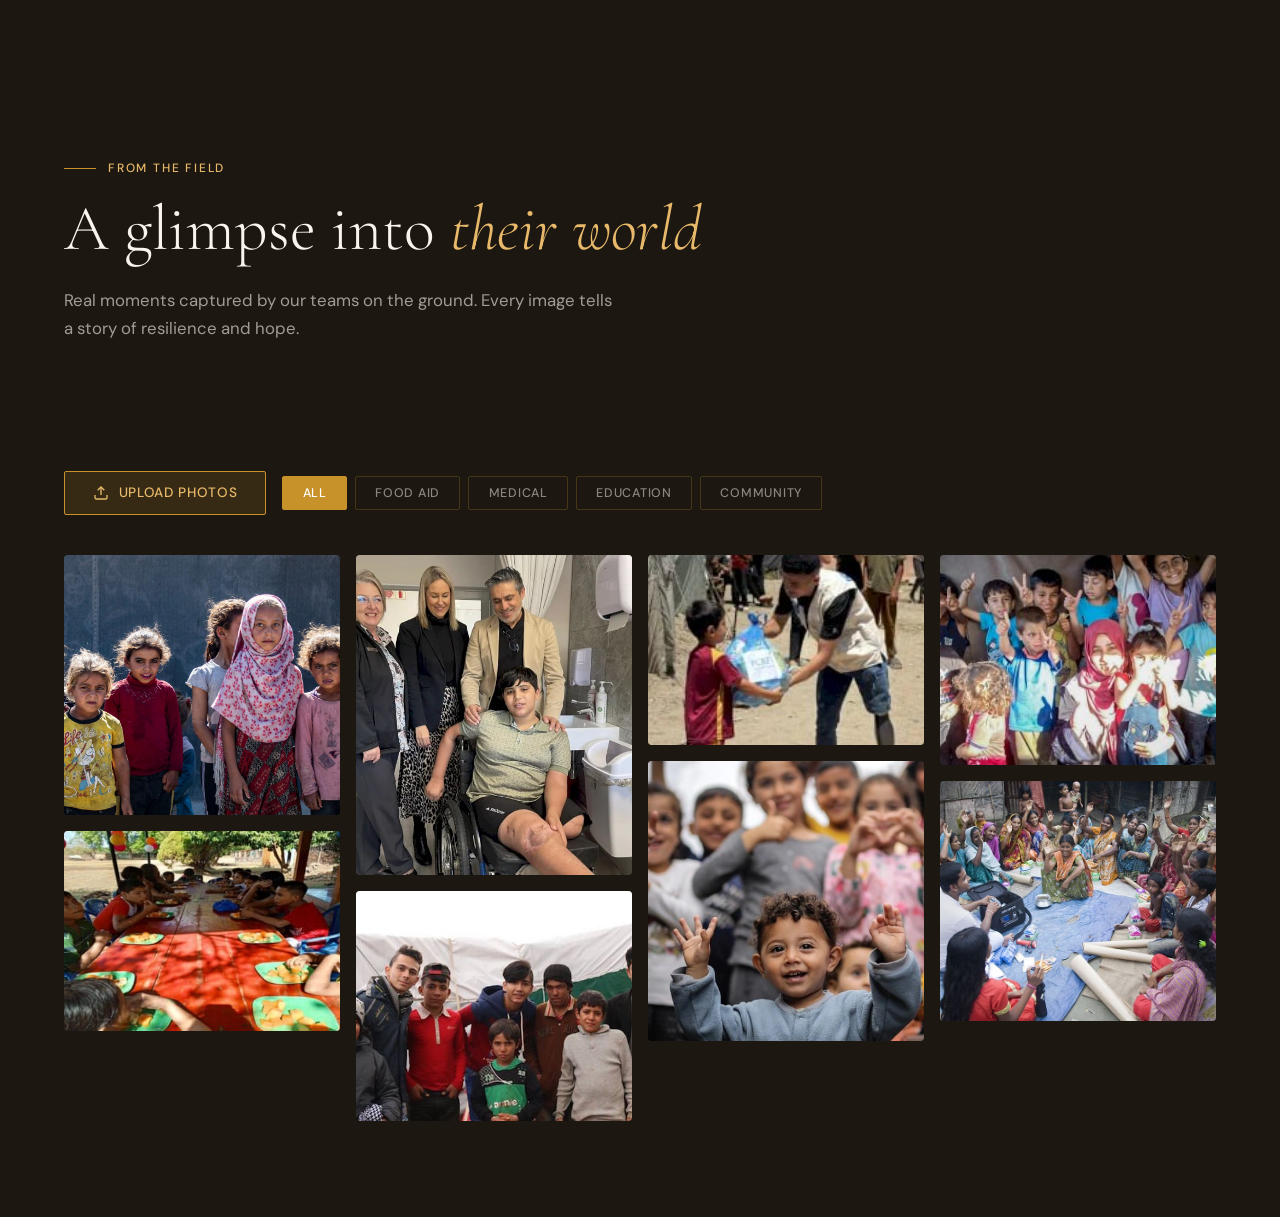
<file: gallery.html>
<!DOCTYPE html>
<html lang="en">
<head>
<meta charset="UTF-8">
<meta name="viewport" content="width=device-width, initial-scale=1.0">
<title>Gallery — Hope for the Children</title>
<link rel="stylesheet" href="shared.css">
<style>
  .page-hero { padding: 10rem 4rem 5rem; background: var(--charcoal); }
  .page-hero .section-label { color: var(--gold-light); }
  .page-hero h1 { font-family: 'Cormorant Garamond', serif; font-size: clamp(2.5rem, 5vw, 4rem); font-weight: 300; color: var(--cream); line-height: 1.15; max-width: 700px; margin-bottom: 1.25rem; }
  .page-hero h1 em { color: var(--gold-light); font-style: italic; }
  .page-hero p { font-size: 1.05rem; color: rgba(250,245,236,0.6); max-width: 560px; line-height: 1.7; }
  .gallery-section { background: var(--charcoal); padding: 3rem 4rem 6rem; }
  .gallery-upload-bar { display: flex; align-items: center; gap: 1rem; margin-bottom: 2.5rem; flex-wrap: wrap; }
  .upload-btn { display: inline-flex; align-items: center; gap: 0.6rem; padding: 0.8rem 1.75rem; border-radius: 2px; background: rgba(200,146,42,0.15); border: 1.5px solid var(--gold); color: var(--gold-light); font-family: 'DM Sans', sans-serif; font-size: 0.85rem; font-weight: 500; letter-spacing: 0.05em; text-transform: uppercase; cursor: pointer; transition: all 0.2s; }
  .upload-btn:hover { background: rgba(200,146,42,0.28); }
  .upload-btn svg { width: 16px; height: 16px; stroke: currentColor; fill: none; stroke-width: 2; }
  #fileInput { display: none; }
  .gallery-filter-tabs { display: flex; gap: 0.5rem; flex-wrap: wrap; }
  .filter-tab { padding: 0.5rem 1.2rem; border-radius: 2px; border: 1px solid rgba(200,146,42,0.25); background: transparent; color: rgba(250,245,236,0.5); font-family: 'DM Sans', sans-serif; font-size: 0.78rem; font-weight: 500; letter-spacing: 0.06em; text-transform: uppercase; cursor: pointer; transition: all 0.2s; }
  .filter-tab.active, .filter-tab:hover { background: var(--gold); color: #fff; border-color: var(--gold); }
  .gallery-grid { columns: 4; column-gap: 1rem; }
  .gallery-item { break-inside: avoid; margin-bottom: 1rem; position: relative; overflow: hidden; border-radius: 3px; cursor: pointer; display: block; }
  .gallery-item .g-img { width: 100%; display: block; transition: transform 0.5s cubic-bezier(0.25,0.46,0.45,0.94); border-radius: 3px; object-fit: cover; }
  .gallery-item:hover .g-img { transform: scale(1.04); }
  .gallery-item .g-overlay { position: absolute; inset: 0; border-radius: 3px; background: linear-gradient(to top, rgba(28,23,16,0.85) 0%, transparent 55%); opacity: 0; transition: opacity 0.3s; display: flex; flex-direction: column; justify-content: flex-end; padding: 1.25rem; }
  .gallery-item:hover .g-overlay { opacity: 1; }
  .g-caption { font-family: 'Cormorant Garamond', serif; font-size: 1rem; color: #fff; line-height: 1.35; margin-bottom: 0.3rem; }
  .g-tag { font-size: 0.7rem; color: var(--gold-light); letter-spacing: 0.1em; text-transform: uppercase; }
  .g-zoom-icon { position: absolute; top: 1rem; right: 1rem; width: 32px; height: 32px; border-radius: 50%; background: rgba(200,146,42,0.85); display: flex; align-items: center; justify-content: center; opacity: 0; transition: opacity 0.3s; }
  .g-zoom-icon svg { width: 14px; height: 14px; stroke: #fff; fill: none; stroke-width: 2; }
  .gallery-item:hover .g-zoom-icon { opacity: 1; }
  .gallery-empty { text-align: center; padding: 4rem 2rem; border: 2px dashed rgba(200,146,42,0.2); border-radius: 6px; color: rgba(250,245,236,0.35); }
  .gallery-empty svg { width: 48px; height: 48px; stroke: rgba(200,146,42,0.3); fill: none; stroke-width: 1; margin-bottom: 1rem; }
  .gallery-empty p { font-size: 0.9rem; line-height: 1.6; }
  .lightbox { position: fixed; inset: 0; z-index: 2000; background: rgba(16,12,8,0.97); display: flex; align-items: center; justify-content: center; opacity: 0; pointer-events: none; transition: opacity 0.3s; flex-direction: column; }
  .lightbox.open { opacity: 1; pointer-events: all; }
  .lightbox-inner { position: relative; max-width: 90vw; max-height: 80vh; display: flex; align-items: center; justify-content: center; }
  .lightbox-img { max-width: 90vw; max-height: 75vh; border-radius: 4px; object-fit: contain; box-shadow: 0 40px 100px rgba(0,0,0,0.7); transform: scale(0.95); transition: transform 0.3s; }
  .lightbox.open .lightbox-img { transform: scale(1); }
  .lightbox-info { margin-top: 1.5rem; text-align: center; }
  .lightbox-caption { font-family: 'Cormorant Garamond', serif; font-size: 1.3rem; color: var(--cream); font-style: italic; }
  .lightbox-tag { font-size: 0.75rem; color: var(--gold-light); letter-spacing: 0.1em; text-transform: uppercase; margin-top: 0.3rem; }
  .lightbox-close { position: fixed; top: 1.5rem; right: 2rem; background: none; border: none; color: rgba(250,245,236,0.6); cursor: pointer; transition: color 0.2s; z-index: 10; }
  .lightbox-close svg { width: 28px; height: 28px; stroke: currentColor; fill: none; stroke-width: 1.5; }
  .lightbox-close:hover { color: var(--gold-light); }
  .lightbox-nav { position: fixed; top: 50%; transform: translateY(-50%); background: rgba(200,146,42,0.15); border: 1px solid rgba(200,146,42,0.3); border-radius: 2px; color: var(--gold-light); padding: 1rem 0.75rem; cursor: pointer; transition: all 0.2s; }
  .lightbox-nav svg { width: 20px; height: 20px; stroke: currentColor; fill: none; stroke-width: 2; display: block; }
  .lightbox-nav:hover { background: rgba(200,146,42,0.35); }
  .lightbox-prev { left: 1.5rem; }
  .lightbox-next { right: 1.5rem; }
  .lightbox-counter { position: fixed; bottom: 1.5rem; left: 50%; transform: translateX(-50%); font-size: 0.78rem; color: rgba(250,245,236,0.4); letter-spacing: 0.1em; }
  @media (max-width: 1024px) { .gallery-grid { columns: 3; } .gallery-section { padding: 2rem 2rem 4rem; } .page-hero { padding: 8rem 2rem 4rem; } }
  @media (max-width: 700px) { .gallery-grid { columns: 2; } }
  @media (max-width: 480px) { .gallery-grid { columns: 1; } }
</style>
</head>
<body>
<div id="navContainer"></div>
<div class="page-hero">
  <div class="section-label">From the Field</div>
  <h1>A glimpse into <em>their world</em></h1>
  <p>Real moments captured by our teams on the ground. Every image tells a story of resilience and hope.</p>
</div>
<section class="gallery-section">
  <div class="gallery-upload-bar">
    <label class="upload-btn" for="fileInput">
      <svg viewBox="0 0 24 24"><path d="M21 15v4a2 2 0 01-2 2H5a2 2 0 01-2-2v-4"/><polyline points="17 8 12 3 7 8"/><line x1="12" y1="3" x2="12" y2="15"/></svg>
      Upload Photos
    </label>
    <input type="file" id="fileInput" multiple accept="image/*" onchange="handleUpload(event)">
    <div class="gallery-filter-tabs">
      <button class="filter-tab active" onclick="filterGallery(this,'all')">All</button>
      <button class="filter-tab" onclick="filterGallery(this,'food')">Food Aid</button>
      <button class="filter-tab" onclick="filterGallery(this,'medical')">Medical</button>
      <button class="filter-tab" onclick="filterGallery(this,'education')">Education</button>
      <button class="filter-tab" onclick="filterGallery(this,'community')">Community</button>
    </div>
  </div>
  <div class="gallery-grid" id="galleryGrid">
    <div class="gallery-item" data-category="education" onclick="openLightbox(0)">
      <img class="g-img" src="assets/classroom-tehran.jpeg" alt="Classroom Tehran" style="height:260px">
      <div class="g-overlay"><div class="g-caption">A new classroom in Tehran</div><div class="g-tag">Education · Iran</div></div>
      <div class="g-zoom-icon"><svg viewBox="0 0 24 24"><polyline points="15 3 21 3 21 9"/><polyline points="9 21 3 21 3 15"/><line x1="21" y1="3" x2="14" y2="10"/><line x1="3" y1="21" x2="10" y2="14"/></svg></div>
    </div>
    <div class="gallery-item" data-category="food" onclick="openLightbox(1)">
      <img class="g-img" src="assets/food-aleppo.jpeg" alt="Food distribution" style="height:200px">
      <div class="g-overlay"><div class="g-caption">Food distribution day, Aleppo</div><div class="g-tag">Food Aid · Syria</div></div>
      <div class="g-zoom-icon"><svg viewBox="0 0 24 24"><polyline points="15 3 21 3 21 9"/><polyline points="9 21 3 21 3 15"/><line x1="21" y1="3" x2="14" y2="10"/><line x1="3" y1="21" x2="10" y2="14"/></svg></div>
    </div>
    <div class="gallery-item" data-category="medical" onclick="openLightbox(2)">
      <img class="g-img" src="assets/clinic-sanaa.jpeg" alt="Mobile clinic" style="height:320px">
      <div class="g-overlay"><div class="g-caption">Mobile clinic visit, Sana'a</div><div class="g-tag">Medical · Yemen</div></div>
      <div class="g-zoom-icon"><svg viewBox="0 0 24 24"><polyline points="15 3 21 3 21 9"/><polyline points="9 21 3 21 3 15"/><line x1="21" y1="3" x2="14" y2="10"/><line x1="3" y1="21" x2="10" y2="14"/></svg></div>
    </div>
    <div class="gallery-item" data-category="community" onclick="openLightbox(3)">
      <img class="g-img" src="assets/community-beirut.jpeg" alt="Community gathering" style="height:230px">
      <div class="g-overlay"><div class="g-caption">Community gathering, Beirut</div><div class="g-tag">Community · Lebanon</div></div>
      <div class="g-zoom-icon"><svg viewBox="0 0 24 24"><polyline points="15 3 21 3 21 9"/><polyline points="9 21 3 21 3 15"/><line x1="21" y1="3" x2="14" y2="10"/><line x1="3" y1="21" x2="10" y2="14"/></svg></div>
    </div>
    <div class="gallery-item" data-category="education" onclick="openLightbox(4)">
      <img class="g-img" src="assets/education-iraq.jpeg" alt="School kits" style="height:190px">
      <div class="g-overlay"><div class="g-caption">Children receiving school kits</div><div class="g-tag">Education · Iraq</div></div>
      <div class="g-zoom-icon"><svg viewBox="0 0 24 24"><polyline points="15 3 21 3 21 9"/><polyline points="9 21 3 21 3 15"/><line x1="21" y1="3" x2="14" y2="10"/><line x1="3" y1="21" x2="10" y2="14"/></svg></div>
    </div>
    <div class="gallery-item" data-category="food" onclick="openLightbox(5)">
      <img class="g-img" src="assets/water-afghanistan.jpeg" alt="Clean water" style="height:280px">
      <div class="g-overlay"><div class="g-caption">Clean water project launch</div><div class="g-tag">Water · Afghanistan</div></div>
      <div class="g-zoom-icon"><svg viewBox="0 0 24 24"><polyline points="15 3 21 3 21 9"/><polyline points="9 21 3 21 3 15"/><line x1="21" y1="3" x2="14" y2="10"/><line x1="3" y1="21" x2="10" y2="14"/></svg></div>
    </div>
    <div class="gallery-item" data-category="community" onclick="openLightbox(6)">
      <img class="g-img" src="assets/art-therapy-gaza.jpeg" alt="Art therapy" style="height:210px">
      <div class="g-overlay"><div class="g-caption">Art therapy session, Gaza</div><div class="g-tag">Mental Health · Gaza</div></div>
      <div class="g-zoom-icon"><svg viewBox="0 0 24 24"><polyline points="15 3 21 3 21 9"/><polyline points="9 21 3 21 3 15"/><line x1="21" y1="3" x2="14" y2="10"/><line x1="3" y1="21" x2="10" y2="14"/></svg></div>
    </div>
    <div class="gallery-item" data-category="medical" onclick="openLightbox(7)">
      <img class="g-img" src="assets/vaccination-isfahan.jpeg" alt="Vaccination drive" style="height:240px">
      <div class="g-overlay"><div class="g-caption">Vaccination drive, Isfahan</div><div class="g-tag">Medical · Iran</div></div>
      <div class="g-zoom-icon"><svg viewBox="0 0 24 24"><polyline points="15 3 21 3 21 9"/><polyline points="9 21 3 21 3 15"/><line x1="21" y1="3" x2="14" y2="10"/><line x1="3" y1="21" x2="10" y2="14"/></svg></div>
    </div>
  </div
</file>
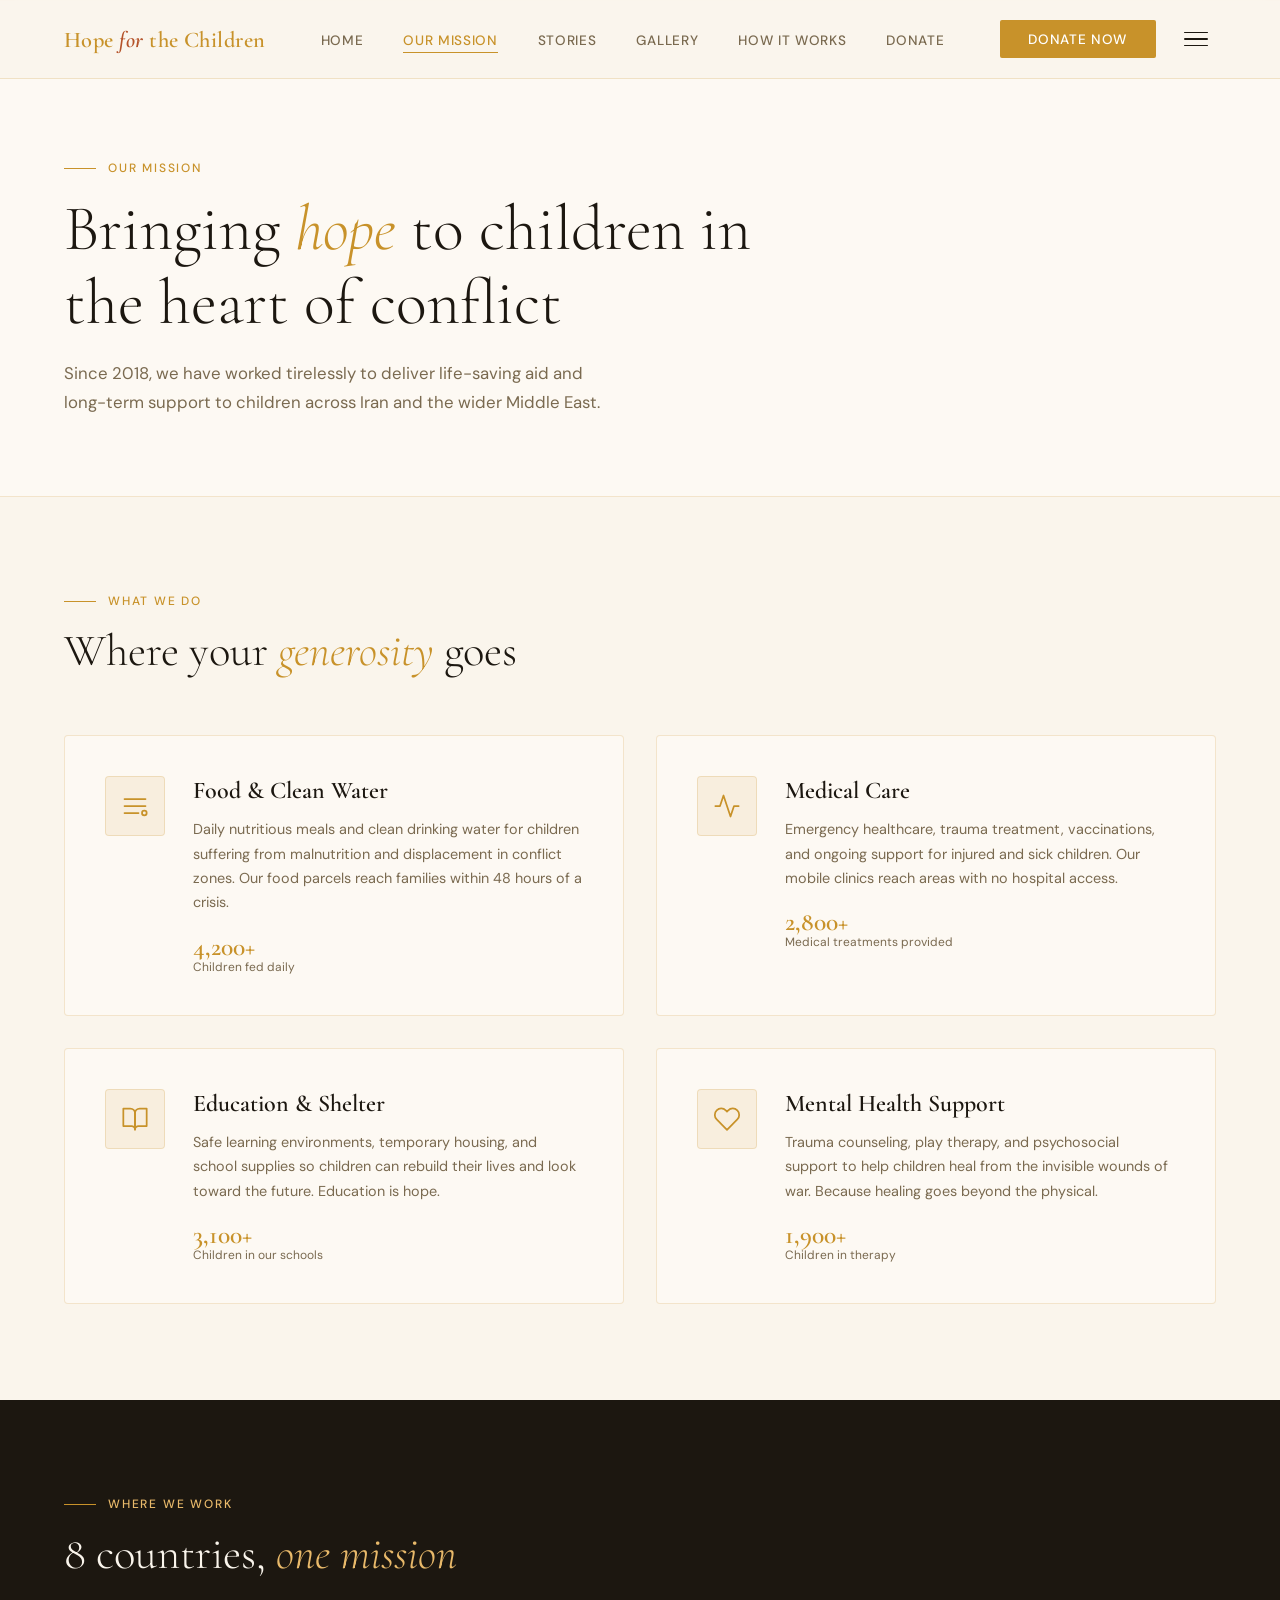
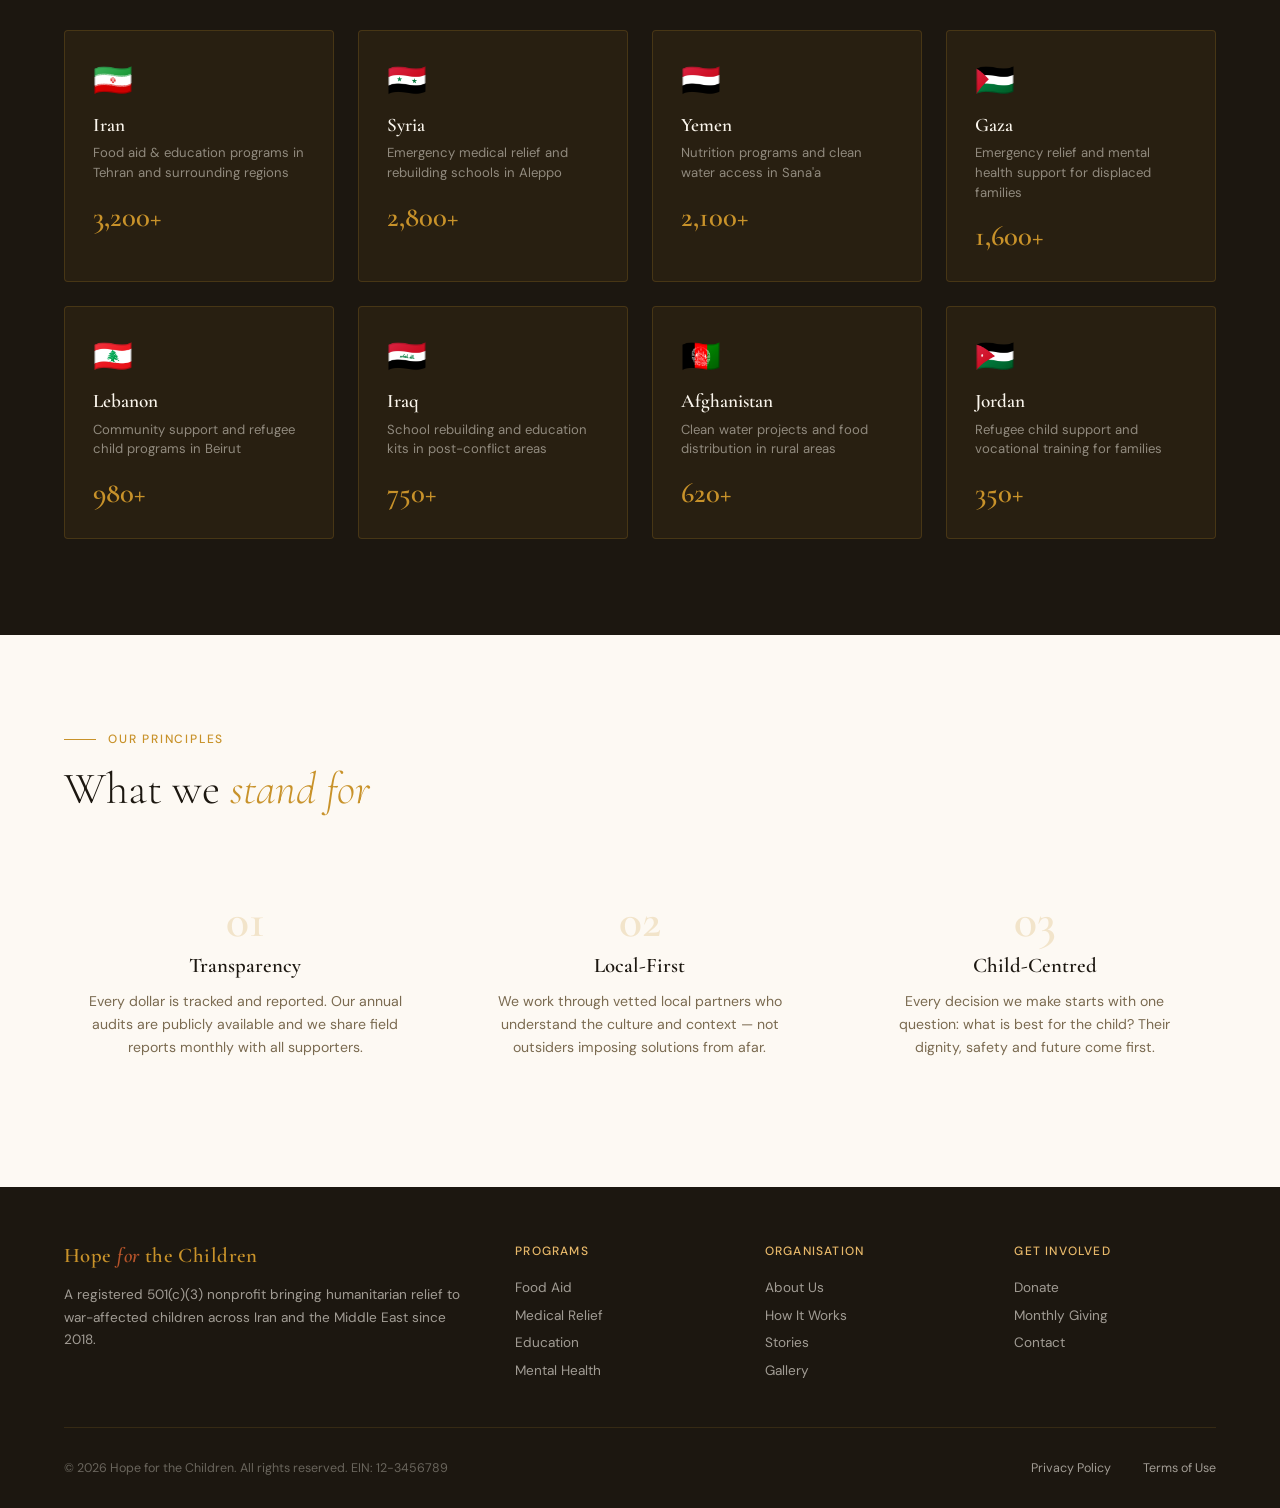
<file: mission.html>
<!DOCTYPE html>
<html lang="en">
<head>
<meta charset="UTF-8">
<meta name="viewport" content="width=device-width, initial-scale=1.0">
<title>Our Mission — Hope for the Children</title>
<link rel="stylesheet" href="shared.css">
<style>
  .page-hero {
    padding: 10rem 4rem 5rem;
    background: var(--warm-white);
    border-bottom: 1px solid var(--border);
  }
  .page-hero h1 {
    font-family: 'Cormorant Garamond', serif;
    font-size: clamp(2.5rem, 5vw, 4rem); font-weight: 300;
    color: var(--charcoal); line-height: 1.15; max-width: 700px; margin-bottom: 1.25rem;
  }
  .page-hero h1 em { color: var(--gold); font-style: italic; }
  .page-hero p { font-size: 1.05rem; color: var(--muted); max-width: 560px; line-height: 1.7; }
  .impact { background: var(--cream); padding: 6rem 4rem; }
  .impact-grid { display: grid; grid-template-columns: repeat(2, 1fr); gap: 2rem; margin-top: 3.5rem; }
  .impact-card {
    padding: 2.5rem; border: 1px solid var(--border); border-radius: 4px;
    background: var(--warm-white); transition: all 0.3s;
    display: flex; gap: 1.75rem; align-items: flex-start;
    position: relative; overflow: hidden;
  }
  .impact-card::before {
    content: ''; position: absolute; left: 0; top: 0; bottom: 0; width: 3px;
    background: linear-gradient(180deg, var(--gold), var(--terra));
    transform: scaleY(0); transform-origin: top; transition: transform 0.3s;
  }
  .impact-card:hover { transform: translateY(-4px); box-shadow: 0 16px 40px rgba(200,146,42,0.1); }
  .impact-card:hover::before { transform: scaleY(1); }
  .impact-icon-wrap {
    width: 60px; height: 60px; flex-shrink: 0;
    background: rgba(200,146,42,0.1); border-radius: 4px;
    display: flex; align-items: center; justify-content: center;
    border: 1px solid var(--border);
  }
  .impact-icon-wrap svg { width: 28px; height: 28px; stroke: var(--gold); fill: none; stroke-width: 1.5; stroke-linecap: round; stroke-linejoin: round; }
  .impact-content h3 { font-family: 'Cormorant Garamond', serif; font-size: 1.5rem; font-weight: 600; margin-bottom: 0.75rem; color: var(--charcoal); }
  .impact-content p { font-size: 0.9rem; color: var(--muted); line-height: 1.7; }
  .impact-stat { display: inline-block; margin-top: 1rem; font-family: 'Cormorant Garamond', serif; font-size: 1.6rem; font-weight: 600; color: var(--gold); }
  .impact-stat-label { font-size: 0.75rem; color: var(--muted); display: block; margin-top: -0.2rem; }
  .countries { background: var(--charcoal); padding: 6rem 4rem; }
  .countries h2 { color: var(--cream); margin-bottom: 3rem; }
  .countries h2 em { color: var(--gold-light); }
  .countries-grid { display: grid; grid-template-columns: repeat(4, 1fr); gap: 1.5rem; }
  .country-card {
    background: rgba(200,146,42,0.07); border: 1px solid rgba(200,146,42,0.2);
    border-radius: 4px; padding: 1.75rem; transition: background 0.2s;
  }
  .country-card:hover { background: rgba(200,146,42,0.14); }
  .country-flag { font-size: 2rem; margin-bottom: 0.75rem; display: block; }
  .country-card h4 { font-family: 'Cormorant Garamond', serif; font-size: 1.2rem; color: var(--cream); font-weight: 600; margin-bottom: 0.4rem; }
  .country-card p { font-size: 0.82rem; color: rgba(250,245,236,0.5); line-height: 1.5; }
  .country-num { font-family: 'Cormorant Garamond', serif; font-size: 1.8rem; color: var(--gold); font-weight: 600; margin-top: 1rem; display: block; }
  .values { background: var(--warm-white); padding: 6rem 4rem; }
  .values-grid { display: grid; grid-template-columns: repeat(3,1fr); gap: 2rem; margin-top: 3rem; }
  .value-item { text-align: center; padding: 2rem 1.5rem; }
  .value-num { font-family: 'Cormorant Garamond', serif; font-size: 3rem; color: rgba(200,146,42,0.2); font-weight: 600; line-height: 1; margin-bottom: 0.5rem; }
  .value-item h3 { font-family: 'Cormorant Garamond', serif; font-size: 1.3rem; color: var(--charcoal); font-weight: 600; margin-bottom: 0.75rem; }
  .value-item p { font-size: 0.88rem; color: var(--muted); line-height: 1.65; }
  @media (max-width: 1024px) {
    .page-hero { padding: 8rem 2rem 4rem; }
    .impact { padding: 4rem 2rem; }
    .impact-grid { grid-template-columns: 1fr; }
    .countries { padding: 4rem 2rem; }
    .countries-grid { grid-template-columns: repeat(2,1fr); }
    .values { padding: 4rem 2rem; }
    .values-grid { grid-template-columns: 1fr; }
  }
  @media (max-width: 600px) { .countries-grid { grid-template-columns: 1fr; } }
</style>
</head>
<body>
<div id="navContainer"></div>

<div class="page-hero">
  <div class="section-label">Our Mission</div>
  <h1>Bringing <em>hope</em> to children in the heart of conflict</h1>
  <p>Since 2018, we have worked tirelessly to deliver life-saving aid and long-term support to children across Iran and the wider Middle East.</p>
</div>

<section class="impact fade-up">
  <div class="section-label">What We Do</div>
  <h2>Where your <em>generosity</em> goes</h2>
  <div class="impact-grid">
    <div class="impact-card">
      <div class="impact-icon-wrap">
        <svg viewBox="0 0 24 24"><path d="M3 6h18M3 12h18M3 18h12"/><circle cx="20" cy="18" r="2"/></svg>
      </div>
      <div class="impact-content">
        <h3>Food & Clean Water</h3>
        <p>Daily nutritious meals and clean drinking water for children suffering from malnutrition and displacement in conflict zones. Our food parcels reach families within 48 hours of a crisis.</p>
        <span class="impact-stat">4,200+</span>
        <span class="impact-stat-label">Children fed daily</span>
      </div>
    </div>
    <div class="impact-card">
      <div class="impact-icon-wrap">
        <svg viewBox="0 0 24 24"><path d="M22 12h-4l-3 9L9 3l-3 9H2"/></svg>
      </div>
      <div class="impact-content">
        <h3>Medical Care</h3>
        <p>Emergency healthcare, trauma treatment, vaccinations, and ongoing support for injured and sick children. Our mobile clinics reach areas with no hospital access.</p>
        <span class="impact-stat">2,800+</span>
        <span class="impact-stat-label">Medical treatments provided</span>
      </div>
    </div>
    <div class="impact-card">
      <div class="impact-icon-wrap">
        <svg viewBox="0 0 24 24"><path d="M2 3h6a4 4 0 0 1 4 4v14a3 3 0 0 0-3-3H2z"/><path d="M22 3h-6a4 4 0 0 0-4 4v14a3 3 0 0 1 3-3h7z"/></svg>
      </div>
      <div class="impact-content">
        <h3>Education & Shelter</h3>
        <p>Safe learning environments, temporary housing, and school supplies so children can rebuild their lives and look toward the future. Education is hope.</p>
        <span class="impact-stat">3,100+</span>
        <span class="impact-stat-label">Children in our schools</span>
      </div>
    </div>
    <div class="impact-card">
      <div class="impact-icon-wrap">
        <svg viewBox="0 0 24 24"><path d="M20.84 4.61a5.5 5.5 0 0 0-7.78 0L12 5.67l-1.06-1.06a5.5 5.5 0 0 0-7.78 7.78l1.06 1.06L12 21.23l7.78-7.78 1.06-1.06a5.5 5.5 0 0 0 0-7.78z"/></svg>
      </div>
      <div class="impact-content">
        <h3>Mental Health Support</h3>
        <p>Trauma counseling, play therapy, and psychosocial support to help children heal from the invisible wounds of war. Because healing goes beyond the physical.</p>
        <span class="impact-stat">1,900+</span>
        <span class="impact-stat-label">Children in therapy</span>
      </div>
    </div>
  </div>
</section>

<section class="countries fade-up">
  <div class="section-label" style="color:var(--gold-light)">Where We Work</div>
  <h2>8 countries, <em>one mission</em></h2>
  <div class="countries-grid">
    <div class="country-card"><span class="country-flag">🇮🇷</span><h4>Iran</h4><p>Food aid & education programs in Tehran and surrounding regions</p><span class="country-num">3,200+</span></div>
    <div class="country-card"><span class="country-flag">🇸🇾</span><h4>Syria</h4><p>Emergency medical relief and rebuilding schools in Aleppo</p><span class="country-num">2,800+</span></div>
    <div class="country-card"><span class="country-flag">🇾🇪</span><h4>Yemen</h4><p>Nutrition programs and clean water access in Sana'a</p><span class="country-num">2,100+</span></div>
    <div class="country-card"><span class="country-flag">🇵🇸</span><h4>Gaza</h4><p>Emergency relief and mental health support for displaced families</p><span class="country-num">1,600+</span></div>
    <div class="country-card"><span class="country-flag">🇱🇧</span><h4>Lebanon</h4><p>Community support and refugee child programs in Beirut</p><span class="country-num">980+</span></div>
    <div class="country-card"><span class="country-flag">🇮🇶</span><h4>Iraq</h4><p>School rebuilding and education kits in post-conflict areas</p><span class="country-num">750+</span></div>
    <div class="country-card"><span class="country-flag">🇦🇫</span><h4>Afghanistan</h4><p>Clean water projects and food distribution in rural areas</p><span class="country-num">620+</span></div>
    <div class="country-card"><span class="country-flag">🇯🇴</span><h4>Jordan</h4><p>Refugee child support and vocational training for families</p><span class="country-num">350+</span></div>
  </div>
</section>

<section class="values fade-up">
  <div class="section-label">Our Principles</div>
  <h2>What we <em>stand for</em></h2>
  <div class="values-grid">
    <div class="value-item"><div class="value-num">01</div><h3>Transparency</h3><p>Every dollar is tracked and reported. Our annual audits are publicly available and we share field reports monthly with all supporters.</p></div>
    <div class="value-item"><div class="value-num">02</div><h3>Local-First</h3><p>We work through vetted local partners who understand the culture and context — not outsiders imposing solutions from afar.</p></div>
    <div class="value-item"><div class="value-num">03</div><h3>Child-Centred</h3><p>Every decision we make starts with one question: what is best for the child? Their dignity, safety and future come first.</p></div>
  </div>
</section>

<footer>
  <div class="footer-top">
    <div class="footer-brand">
      <a href="index.html" class="nav-logo">Hope <span>for</span> the Children</a>
      <p>A registered 501(c)(3) nonprofit bringing humanitarian relief to war-affected children across Iran and the Middle East since 2018.</p>
    </div>
    <div><h4>Programs</h4><ul><li><a href="mission.html">Food Aid</a></li><li><a href="mission.html">Medical Relief</a></li><li><a href="mission.html">Education</a></li><li><a href="mission.html">Mental Health</a></li></ul></div>
    <div><h4>Organisation</h4><ul><li><a href="about.html">About Us</a></li><li><a href="about.html">How It Works</a></li><li><a href="stories.html">Stories</a></li><li><a href="gallery.html">Gallery</a></li></ul></div>
    <div><h4>Get Involved</h4><ul><li><a href="donate.html">Donate</a></li><li><a href="donate.html">Monthly Giving</a></li><li><a href="donate.html">Contact</a></li></ul></div>
  </div>
  <div class="footer-bottom">
    <p>© 2026 Hope for the Children. All rights reserved. EIN: 12-3456789</p>
    <div class="footer-legal"><a href="#">Privacy Policy</a><a href="#">Terms of Use</a></div>
  </div>
</footer>

<script src="nav.js"></script>
<script src="newsletter.js"></script>
<script>
  renderNav('mission.html');
  const observer = new IntersectionObserver((entries) => {
    entries.forEach(e => { if (e.isIntersecting) e.target.classList.add('visible'); });
  }, { threshold: 0.12 });
  document.querySelectorAll('.fade-up').forEach(el => observer.observe(el));
</script>
</body>
</html>
</file>
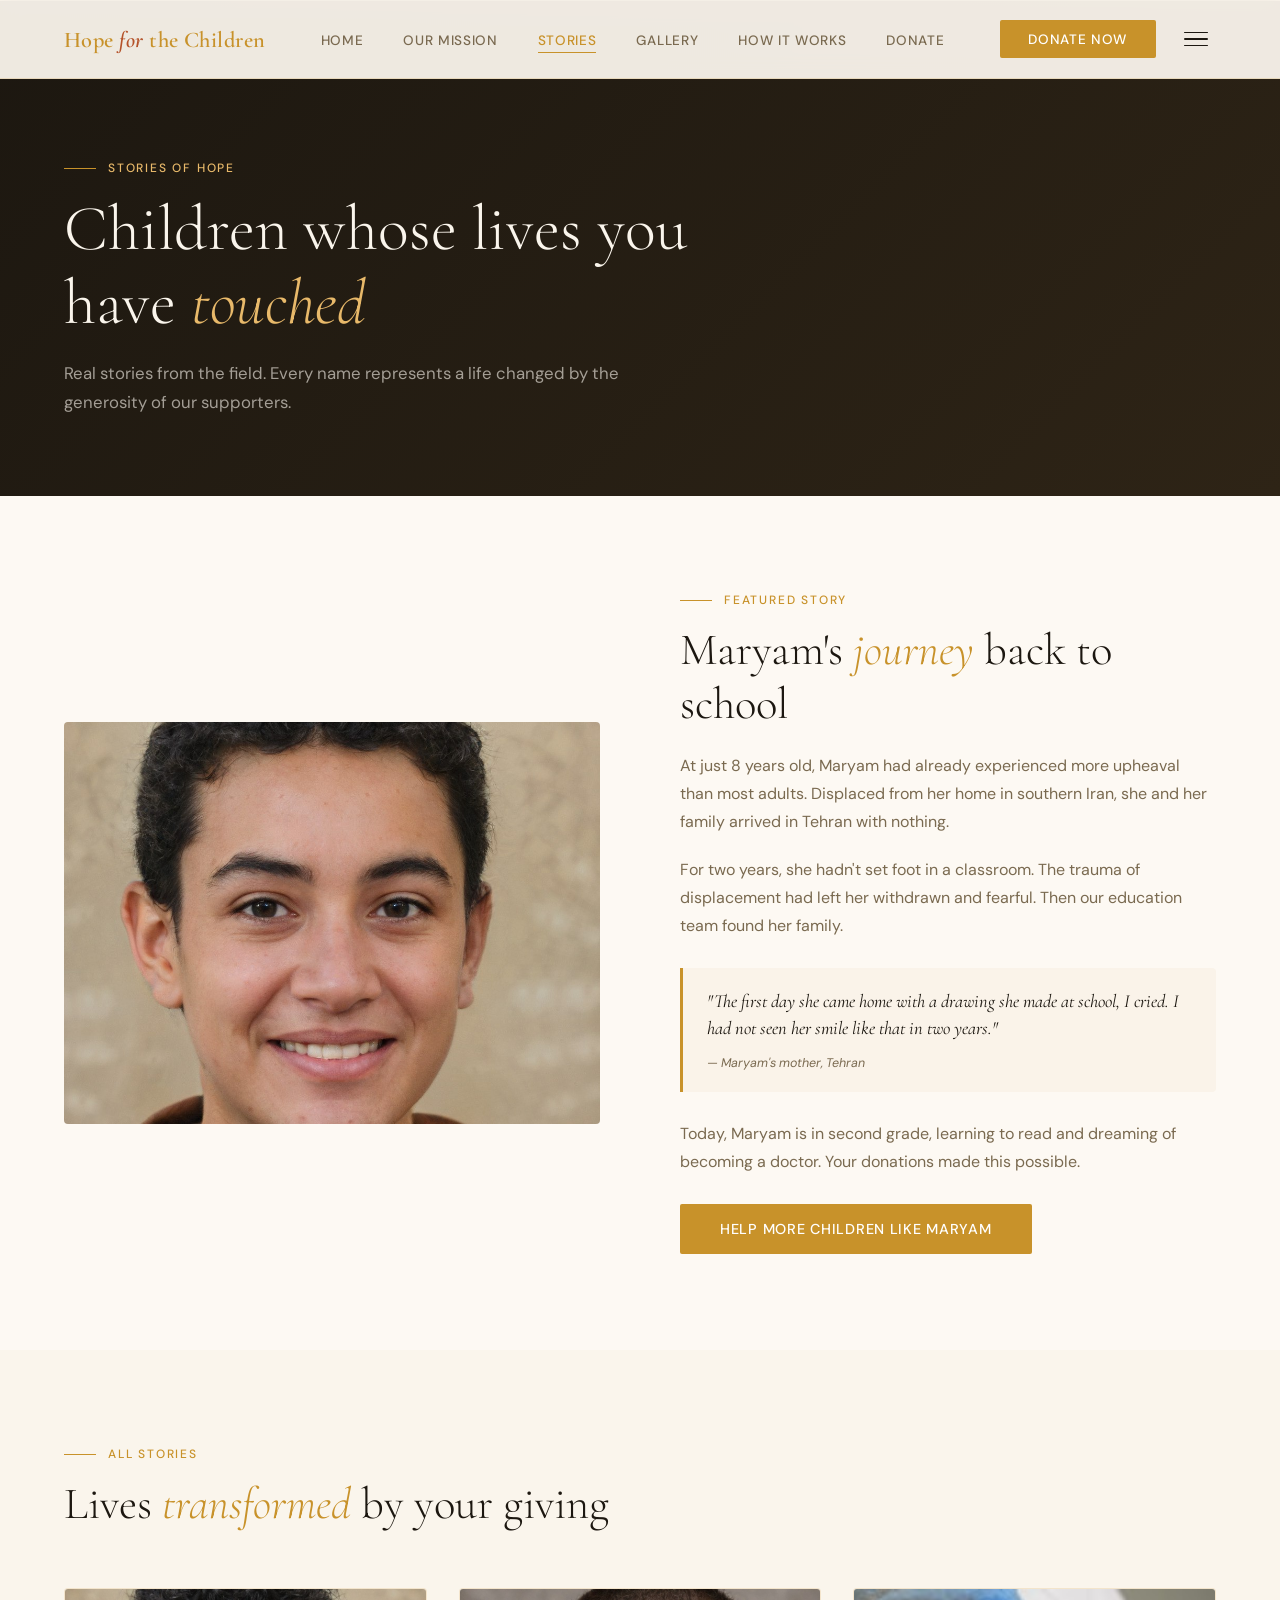
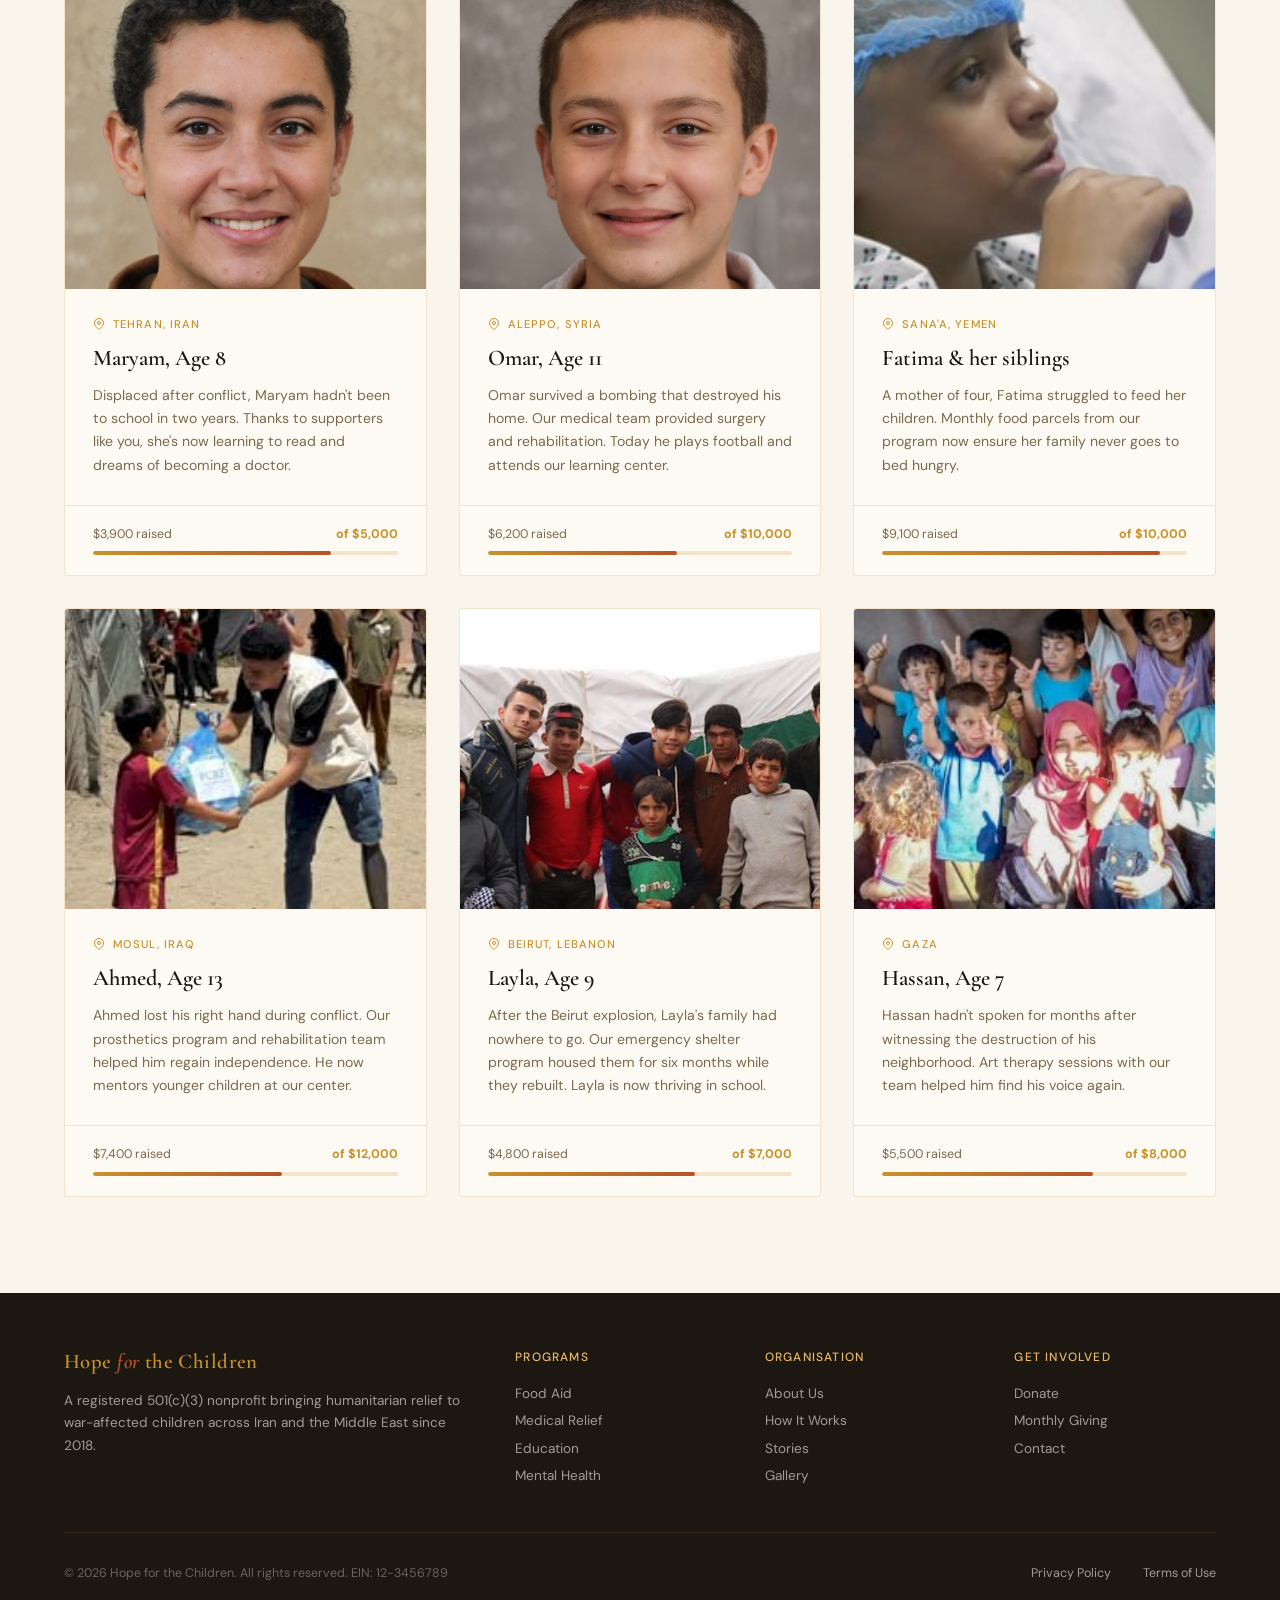
<file: stories.html>
<!DOCTYPE html>
<html lang="en">
<head>
<meta charset="UTF-8">
<meta name="viewport" content="width=device-width, initial-scale=1.0">
<title>Stories of Hope — Hope for the Children</title>
<link rel="stylesheet" href="shared.css">
<style>
  .page-hero {
    padding: 10rem 4rem 5rem;
    background: linear-gradient(135deg, #1C1710 0%, #2E2416 100%);
  }
  .page-hero .section-label { color: var(--gold-light); }
  .page-hero h1 {
    font-family: 'Cormorant Garamond', serif;
    font-size: clamp(2.5rem, 5vw, 4rem); font-weight: 300;
    color: var(--cream); line-height: 1.15; max-width: 700px; margin-bottom: 1.25rem;
  }
  .page-hero h1 em { color: var(--gold-light); font-style: italic; }
  .page-hero p { font-size: 1.05rem; color: rgba(250,245,236,0.6); max-width: 560px; line-height: 1.7; }
  .featured { background: var(--warm-white); padding: 6rem 4rem; }
  .featured-inner { display: grid; grid-template-columns: 1fr 1fr; gap: 5rem; align-items: center; }
  .featured-img { border-radius: 4px; overflow: hidden; aspect-ratio: 4/3; }
  .featured-img img { width: 100%; height: 100%; object-fit: cover; }
  .featured-content h2 { margin-bottom: 1.25rem; }
  .featured-content p { font-size: 1rem; color: var(--muted); line-height: 1.75; margin-bottom: 1.25rem; }
  .featured-quote {
    border-left: 3px solid var(--gold); padding: 1.25rem 1.5rem;
    margin: 1.75rem 0; background: rgba(200,146,42,0.05); border-radius: 0 4px 4px 0;
  }
  .featured-quote p { font-family: 'Cormorant Garamond', serif; font-size: 1.15rem; font-style: italic; color: var(--charcoal); line-height: 1.5; margin-bottom: 0.5rem; }
  .featured-quote cite { font-size: 0.78rem; color: var(--muted); }
  .stories-section { background: var(--cream); padding: 6rem 4rem; }
  .stories-grid { display: grid; grid-template-columns: repeat(3, 1fr); gap: 2rem; margin-top: 3.5rem; }
  .story-card {
    background: var(--warm-white); border-radius: 4px; overflow: hidden;
    border: 1px solid var(--border); transition: all 0.3s;
  }
  .story-card:hover { transform: translateY(-4px); box-shadow: 0 16px 40px rgba(200,146,42,0.1); }
  .story-visual { height: 300px; overflow: hidden; }
  .story-visual img { width: 100%; height: 100%; object-fit: cover; transition: transform 0.5s ease; }
  .story-card:hover .story-visual img { transform: scale(1.04); }
  .story-body { padding: 1.75rem; }
  .story-tag {
    font-size: 0.7rem; font-weight: 500; color: var(--gold);
    letter-spacing: 0.1em; text-transform: uppercase; margin-bottom: 0.75rem;
    display: flex; align-items: center; gap: 0.5rem;
  }
  .story-tag svg { width: 12px; height: 12px; stroke: var(--gold); fill: none; stroke-width: 2; }
  .story-card h3 { font-family: 'Cormorant Garamond', serif; font-size: 1.4rem; font-weight: 600; color: var(--charcoal); margin-bottom: 0.75rem; line-height: 1.3; }
  .story-card p { font-size: 0.88rem; color: var(--muted); line-height: 1.65; }
  .story-progress { padding: 1.25rem 1.75rem; border-top: 1px solid var(--border); }
  .progress-label { display: flex; justify-content: space-between; align-items: center; margin-bottom: 0.6rem; }
  .progress-label span { font-size: 0.78rem; color: var(--muted); }
  .progress-label strong { font-size: 0.78rem; color: var(--gold); }
  .progress-bar { height: 4px; background: var(--border); border-radius: 2px; overflow: hidden; }
  .progress-fill { height: 100%; background: linear-gradient(90deg, var(--gold), var(--terra)); border-radius: 2px; }
  @media (max-width: 1024px) {
    .page-hero { padding: 8rem 2rem 4rem; }
    .featured { padding: 4rem 2rem; }
    .featured-inner { grid-template-columns: 1fr; gap: 2.5rem; }
    .stories-section { padding: 4rem 2rem; }
    .stories-grid { grid-template-columns: 1fr; }
  }
</style>
</head>
<body>
<div id="navContainer"></div>

<div class="page-hero">
  <div class="section-label">Stories of Hope</div>
  <h1>Children whose lives you have <em>touched</em></h1>
  <p>Real stories from the field. Every name represents a life changed by the generosity of our supporters.</p>
</div>

<section class="featured fade-up">
  <div class="featured-inner">
    <div class="featured-img">
      <img src="assets/maryam-iran.jpeg" alt="Maryam, Tehran">
    </div>
    <div class="featured-content">
      <div class="section-label">Featured Story</div>
      <h2>Maryam's <em>journey</em> back to school</h2>
      <p>At just 8 years old, Maryam had already experienced more upheaval than most adults. Displaced from her home in southern Iran, she and her family arrived in Tehran with nothing.</p>
      <p>For two years, she hadn't set foot in a classroom. The trauma of displacement had left her withdrawn and fearful. Then our education team found her family.</p>
      <div class="featured-quote">
        <p>"The first day she came home with a drawing she made at school, I cried. I had not seen her smile like that in two years."</p>
        <cite>— Maryam's mother, Tehran</cite>
      </div>
      <p>Today, Maryam is in second grade, learning to read and dreaming of becoming a doctor. Your donations made this possible.</p>
      <a href="donate.html" class="btn-primary" style="margin-top:0.5rem">Help More Children Like Maryam</a>
    </div>
  </div>
</section>

<section class="stories-section fade-up">
  <div class="section-label">All Stories</div>
  <h2>Lives <em>transformed</em> by your giving</h2>
  <div class="stories-grid">
    <div class="story-card">
      <div class="story-visual"><img src="assets/maryam-iran.jpeg" alt="Maryam"></div>
      <div class="story-body">
        <div class="story-tag"><svg viewBox="0 0 24 24"><path d="M21 10c0 7-9 13-9 13s-9-6-9-13a9 9 0 0 1 18 0z"/><circle cx="12" cy="10" r="3"/></svg>Tehran, Iran</div>
        <h3>Maryam, Age 8</h3>
        <p>Displaced after conflict, Maryam hadn't been to school in two years. Thanks to supporters like you, she's now learning to read and dreams of becoming a doctor.</p>
      </div>
      <div class="story-progress">
        <div class="progress-label"><span>$3,900 raised</span><strong>of $5,000</strong></div>
        <div class="progress-bar"><div class="progress-fill" style="width:78%"></div></div>
      </div>
    </div>
    <div class="story-card">
      <div class="story-visual"><img src="assets/1000366571.jpg" alt="Omar"></div>
      <div class="story-body">
        <div class="story-tag"><svg viewBox="0 0 24 24"><path d="M21 10c0 7-9 13-9 13s-9-6-9-13a9 9 0 0 1 18 0z"/><circle cx="12" cy="10" r="3"/></svg>Aleppo, Syria</div>
        <h3>Omar, Age 11</h3>
        <p>Omar survived a bombing that destroyed his home. Our medical team provided surgery and rehabilitation. Today he plays football and attends our learning center.</p>
      </div>
      <div class="story-progress">
        <div class="progress-label"><span>$6,200 raised</span><strong>of $10,000</strong></div>
        <div class="progress-bar"><div class="progress-fill" style="width:62%"></div></div>
      </div>
    </div>
    <div class="story-card">
      <div class="story-visual"><img src="assets/fatima-yemen.jpeg" alt="Fatima"></div>
      <div class="story-body">
        <div class="story-tag"><svg viewBox="0 0 24 24"><path d="M21 10c0 7-9 13-9 13s-9-6-9-13a9 9 0 0 1 18 0z"/><circle cx="12" cy="10" r="3"/></svg>Sana'a, Yemen</div>
        <h3>Fatima & her siblings</h3>
        <p>A mother of four, Fatima struggled to feed her children. Monthly food parcels from our program now ensure her family never goes to bed hungry.</p>
      </div>
      <div class="story-progress">
        <div class="progress-label"><span>$9,100 raised</span><strong>of $10,000</strong></div>
        <div class="progress-bar"><div class="progress-fill" style="width:91%"></div></div>
      </div>
    </div>
    <div class="story-card">
      <div class="story-visual"><img src="assets/education-iraq.jpeg" alt="Ahmed"></div>
      <div class="story-body">
        <div class="story-tag"><svg viewBox="0 0 24 24"><path d="M21 10c0 7-9 13-9 13s-9-6-9-13a9 9 0 0 1 18 0z"/><circle cx="12" cy="10" r="3"/></svg>Mosul, Iraq</div>
        <h3>Ahmed, Age 13</h3>
        <p>Ahmed lost his right hand during conflict. Our prosthetics program and rehabilitation team helped him regain independence. He now mentors younger children at our center.</p>
      </div>
      <div class="story-progress">
        <div class="progress-label"><span>$7,400 raised</span><strong>of $12,000</strong></div>
        <div class="progress-bar"><div class="progress-fill" style="width:62%"></div></div>
      </div>
    </div>
    <div class="story-card">
      <div class="story-visual"><img src="assets/community-beirut.jpeg" alt="Layla"></div>
      <div class="story-body">
        <div class="story-tag"><svg viewBox="0 0 24 24"><path d="M21 10c0 7-9 13-9 13s-9-6-9-13a9 9 0 0 1 18 0z"/><circle cx="12" cy="10" r="3"/></svg>Beirut, Lebanon</div>
        <h3>Layla, Age 9</h3>
        <p>After the Beirut explosion, Layla's family had nowhere to go. Our emergency shelter program housed them for six months while they rebuilt. Layla is now thriving in school.</p>
      </div>
      <div class="story-progress">
        <div class="progress-label"><span>$4,800 raised</span><strong>of $7,000</strong></div>
        <div class="progress-bar"><div class="progress-fill" style="width:68%"></div></div>
      </div>
    </div>
    <div class="story-card">
      <div class="story-visual"><img src="assets/art-therapy-gaza.jpeg" alt="Hassan"></div>
      <div class="story-body">
        <div class="story-tag"><svg viewBox="0 0 24 24"><path d="M21 10c0 7-9 13-9 13s-9-6-9-13a9 9 0 0 1 18 0z"/><circle cx="12" cy="10" r="3"/></svg>Gaza</div>
        <h3>Hassan, Age 7</h3>
        <p>Hassan hadn't spoken for months after witnessing the destruction of his neighborhood. Art therapy sessions with our team helped him find his voice again.</p>
      </div>
      <div class="story-progress">
        <div class="progress-label"><span>$5,500 raised</span><strong>of $8,000</strong></div>
        <div class="progress-bar"><div class="progress-fill" style="width:69%"></div></div>
      </div>
    </div>
  </div>
</section>

<footer>
  <div class="footer-top">
    <div class="footer-brand">
      <a href="index.html" class="nav-logo">Hope <span>for</span> the Children</a>
      <p>A registered 501(c)(3) nonprofit bringing humanitarian relief to war-affected children across Iran and the Middle East since 2018.</p>
    </div>
    <div><h4>Programs</h4><ul><li><a href="mission.html">Food Aid</a></li><li><a href="mission.html">Medical Relief</a></li><li><a href="mission.html">Education</a></li><li><a href="mission.html">Mental Health</a></li></ul></div>
    <div><h4>Organisation</h4><ul><li><a href="about.html">About Us</a></li><li><a href="about.html">How It Works</a></li><li><a href="stories.html">Stories</a></li><li><a href="gallery.html">Gallery</a></li></ul></div>
    <div><h4>Get Involved</h4><ul><li><a href="donate.html">Donate</a></li><li><a href="donate.html">Monthly Giving</a></li><li><a href="donate.html">Contact</a></li></ul></div>
  </div>
  <div class="footer-bottom">
    <p>© 2026 Hope for the Children. All rights reserved. EIN: 12-3456789</p>
    <div class="footer-legal"><a href="#">Privacy Policy</a><a href="#">Terms of Use</a></div>
  </div>
</footer>

<script src="nav.js"></script>
<script src="newsletter.js"></script>
<script>
  renderNav('stories.html');
  const observer = new IntersectionObserver((entries) => {
    entries.forEach(e => { if (e.isIntersecting) e.target.classList.add('visible'); });
  }, { threshold: 0.12 });
  document.querySelectorAll('.fade-up').forEach(el => observer.observe(el));
</script>
</body>
</html>
</file>
<file: shared.css>
@import url('https://fonts.googleapis.com/css2?family=Cormorant+Garamond:ital,wght@0,300;0,400;0,600;1,300;1,400&family=DM+Sans:wght@300;400;500&display=swap');

*, *::before, *::after { box-sizing: border-box; margin: 0; padding: 0; }

:root {
  --gold: #C8922A;
  --gold-light: #E8B96A;
  --terra: #B5532A;
  --cream: #FAF5EC;
  --warm-white: #FDF9F3;
  --charcoal: #1C1710;
  --text: #2E2416;
  --muted: #7A6A50;
  --border: rgba(200, 146, 42, 0.2);
}

html { scroll-behavior: smooth; }
body {
  font-family: 'DM Sans', sans-serif;
  background: var(--cream);
  color: var(--text);
  overflow-x: hidden;
}
body.menu-open { overflow: hidden; }

/* ── NAV ── */
nav {
  position: fixed; top: 0; left: 0; right: 0; z-index: 200;
  display: flex; align-items: center; justify-content: space-between;
  padding: 1.2rem 4rem;
  background: rgba(250, 245, 236, 0.95);
  backdrop-filter: blur(12px);
  border-bottom: 1px solid var(--border);
  transition: padding 0.3s;
}
.nav-logo {
  font-family: 'Cormorant Garamond', serif;
  font-size: 1.4rem; font-weight: 600; color: var(--gold);
  letter-spacing: 0.02em; text-decoration: none;
}
.nav-logo span { color: var(--terra); font-style: italic; }

.nav-links {
  display: flex; gap: 2.5rem; list-style: none;
}
.nav-links a {
  font-size: 0.85rem; font-weight: 500; color: var(--muted);
  text-decoration: none; letter-spacing: 0.05em; text-transform: uppercase;
  transition: color 0.2s; position: relative; padding-bottom: 2px;
}
.nav-links a::after {
  content: ''; position: absolute; bottom: -2px; left: 0; right: 0;
  height: 1px; background: var(--gold);
  transform: scaleX(0); transform-origin: left; transition: transform 0.2s;
}
.nav-links a:hover, .nav-links a.active { color: var(--gold); }
.nav-links a.active::after, .nav-links a:hover::after { transform: scaleX(1); }

.nav-right { display: flex; align-items: center; gap: 1.25rem; }

.nav-cta {
  background: var(--gold); color: #fff; border: none;
  padding: 0.65rem 1.8rem; border-radius: 2px;
  font-family: 'DM Sans', sans-serif; font-size: 0.85rem;
  font-weight: 500; letter-spacing: 0.05em; text-transform: uppercase;
  cursor: pointer; transition: background 0.2s, transform 0.1s;
  text-decoration: none;
}
.nav-cta:hover { background: var(--terra); transform: translateY(-1px); }

/* ── HAMBURGER ── */
.hamburger {
  display: flex;
  flex-direction: column; justify-content: center; align-items: center;
  gap: 5px; width: 40px; height: 40px;
  background: none; border: none; cursor: pointer; padding: 4px;
}
.hamburger span {
  display: block; width: 24px; height: 1.5px;
  background: var(--charcoal); border-radius: 2px;
  transition: all 0.3s cubic-bezier(0.23, 1, 0.32, 1);
  transform-origin: center;
}
.hamburger.open span:nth-child(1) { transform: translateY(6.5px) rotate(45deg); }
.hamburger.open span:nth-child(2) { opacity: 0; transform: scaleX(0); }
.hamburger.open span:nth-child(3) { transform: translateY(-6.5px) rotate(-45deg); }

/* ── DROPDOWN MENU ── */
.dropdown-menu {
  position: fixed; top: 0; left: 0; right: 0; z-index: 150;
  background: var(--warm-white);
  border-bottom: 1px solid var(--border);
  padding: 0 4rem;
  max-height: 0; overflow: hidden;
  transition: max-height 0.4s cubic-bezier(0.23, 1, 0.32, 1),
              padding 0.3s ease, box-shadow 0.3s ease;
  box-shadow: none;
}
.dropdown-menu.open {
  max-height: 100vh;
  padding: 6rem 4rem 2.5rem;
  box-shadow: 0 20px 60px rgba(28,23,16,0.12);
}
.dropdown-inner {
  display: flex; flex-direction: column; gap: 0.25rem;
  max-width: 400px;
}
.dropdown-link {
  font-family: 'Cormorant Garamond', serif;
  font-size: clamp(1.8rem, 4vw, 2.8rem); font-weight: 300;
  color: var(--charcoal); text-decoration: none;
  letter-spacing: 0.01em; line-height: 1.3;
  padding: 0.3rem 0;
  border-bottom: 1px solid transparent;
  transition: color 0.2s, border-color 0.2s, padding-left 0.2s;
  display: block;
}
.dropdown-link:hover, .dropdown-link.active {
  color: var(--gold); border-color: var(--border); padding-left: 1rem;
}
.dropdown-cta {
  display: inline-block; margin-top: 1.5rem;
  background: var(--gold); color: #fff;
  padding: 0.9rem 2.5rem; border-radius: 2px;
  font-family: 'DM Sans', sans-serif; font-size: 0.9rem;
  font-weight: 500; letter-spacing: 0.05em; text-transform: uppercase;
  text-decoration: none; transition: background 0.2s; align-self: flex-start;
}
.dropdown-cta:hover { background: var(--terra); }

.dropdown-overlay {
  position: fixed; inset: 0; z-index: 140;
  background: rgba(28,23,16,0.3);
  opacity: 0; pointer-events: none; transition: opacity 0.3s;
}
.dropdown-overlay.open { opacity: 1; pointer-events: all; }

/* ── SECTION BASE ── */
section { padding: 6rem 4rem; }
.page-top { padding-top: 8rem; }

.section-label {
  font-size: 0.75rem; font-weight: 500; color: var(--gold);
  letter-spacing: 0.15em; text-transform: uppercase;
  display: flex; align-items: center; gap: 0.75rem; margin-bottom: 1rem;
}
.section-label::before { content:''; width:2rem; height:1px; background:var(--gold); display:block; }

h2 {
  font-family: 'Cormorant Garamond', serif;
  font-size: clamp(2rem, 3.5vw, 3rem); font-weight: 300;
  color: var(--charcoal); line-height: 1.2;
}
h2 em { color: var(--gold); font-style: italic; }

/* ── BUTTONS ── */
.btn-primary {
  background: var(--gold); color: #fff; border: none;
  padding: 1rem 2.5rem; border-radius: 2px;
  font-family: 'DM Sans', sans-serif; font-size: 0.9rem;
  font-weight: 500; letter-spacing: 0.05em; text-transform: uppercase;
  cursor: pointer; transition: all 0.2s; text-decoration: none; display: inline-block;
}
.btn-primary:hover { background: var(--terra); transform: translateY(-2px); box-shadow: 0 8px 24px rgba(200,146,42,0.3); }
.btn-secondary {
  background: transparent; color: var(--charcoal);
  border: 1.5px solid var(--charcoal);
  padding: 1rem 2.5rem; border-radius: 2px;
  font-family: 'DM Sans', sans-serif; font-size: 0.9rem;
  font-weight: 500; letter-spacing: 0.05em; text-transform: uppercase;
  cursor: pointer; transition: all 0.2s; text-decoration: none; display: inline-block;
}
.btn-secondary:hover { border-color: var(--gold); color: var(--gold); }

/* ── FOOTER ── */
footer {
  background: var(--charcoal); color: rgba(250,245,236,0.6);
  padding: 3.5rem 4rem 2rem; font-size: 0.85rem;
}
.footer-top {
  display: grid; grid-template-columns: 2fr 1fr 1fr 1fr; gap: 3rem;
  padding-bottom: 3rem; border-bottom: 1px solid rgba(200,146,42,0.15);
  margin-bottom: 2rem;
}
.footer-brand .nav-logo { font-size: 1.3rem; display: block; margin-bottom: 1rem; }
.footer-brand p { line-height: 1.65; }
footer h4 {
  font-size: 0.75rem; font-weight: 500; color: var(--gold-light);
  letter-spacing: 0.1em; text-transform: uppercase; margin-bottom: 1.25rem;
}
footer ul { list-style: none; display: flex; flex-direction: column; gap: 0.65rem; }
footer a { color: rgba(250,245,236,0.6); text-decoration: none; transition: color 0.2s; }
footer a:hover { color: var(--gold-light); }
.footer-bottom { display: flex; justify-content: space-between; align-items: center; font-size: 0.78rem; }
.footer-bottom p { color: rgba(250,245,236,0.35); }
.footer-legal { display: flex; gap: 2rem; }

/* ── ANIMATIONS ── */
.fade-up {
  opacity: 0; transform: translateY(30px);
  transition: opacity 0.7s ease, transform 0.7s ease;
}
.fade-up.visible { opacity: 1; transform: translateY(0); }

/* ── RESPONSIVE ── */
@media (max-width: 1024px) {
  nav { padding: 1rem 2rem; }
  .nav-links { display: none; }
  .dropdown-menu.open { padding: 5.5rem 2rem 2rem; }
  section { padding: 4rem 2rem; }
  .footer-top { grid-template-columns: 1fr 1fr; gap: 2rem; }
}
@media (max-width: 600px) {
  nav { padding: 1rem 1.25rem; }
  .nav-cta { display: none; }
  .footer-top { grid-template-columns: 1fr; }
}
</file>
